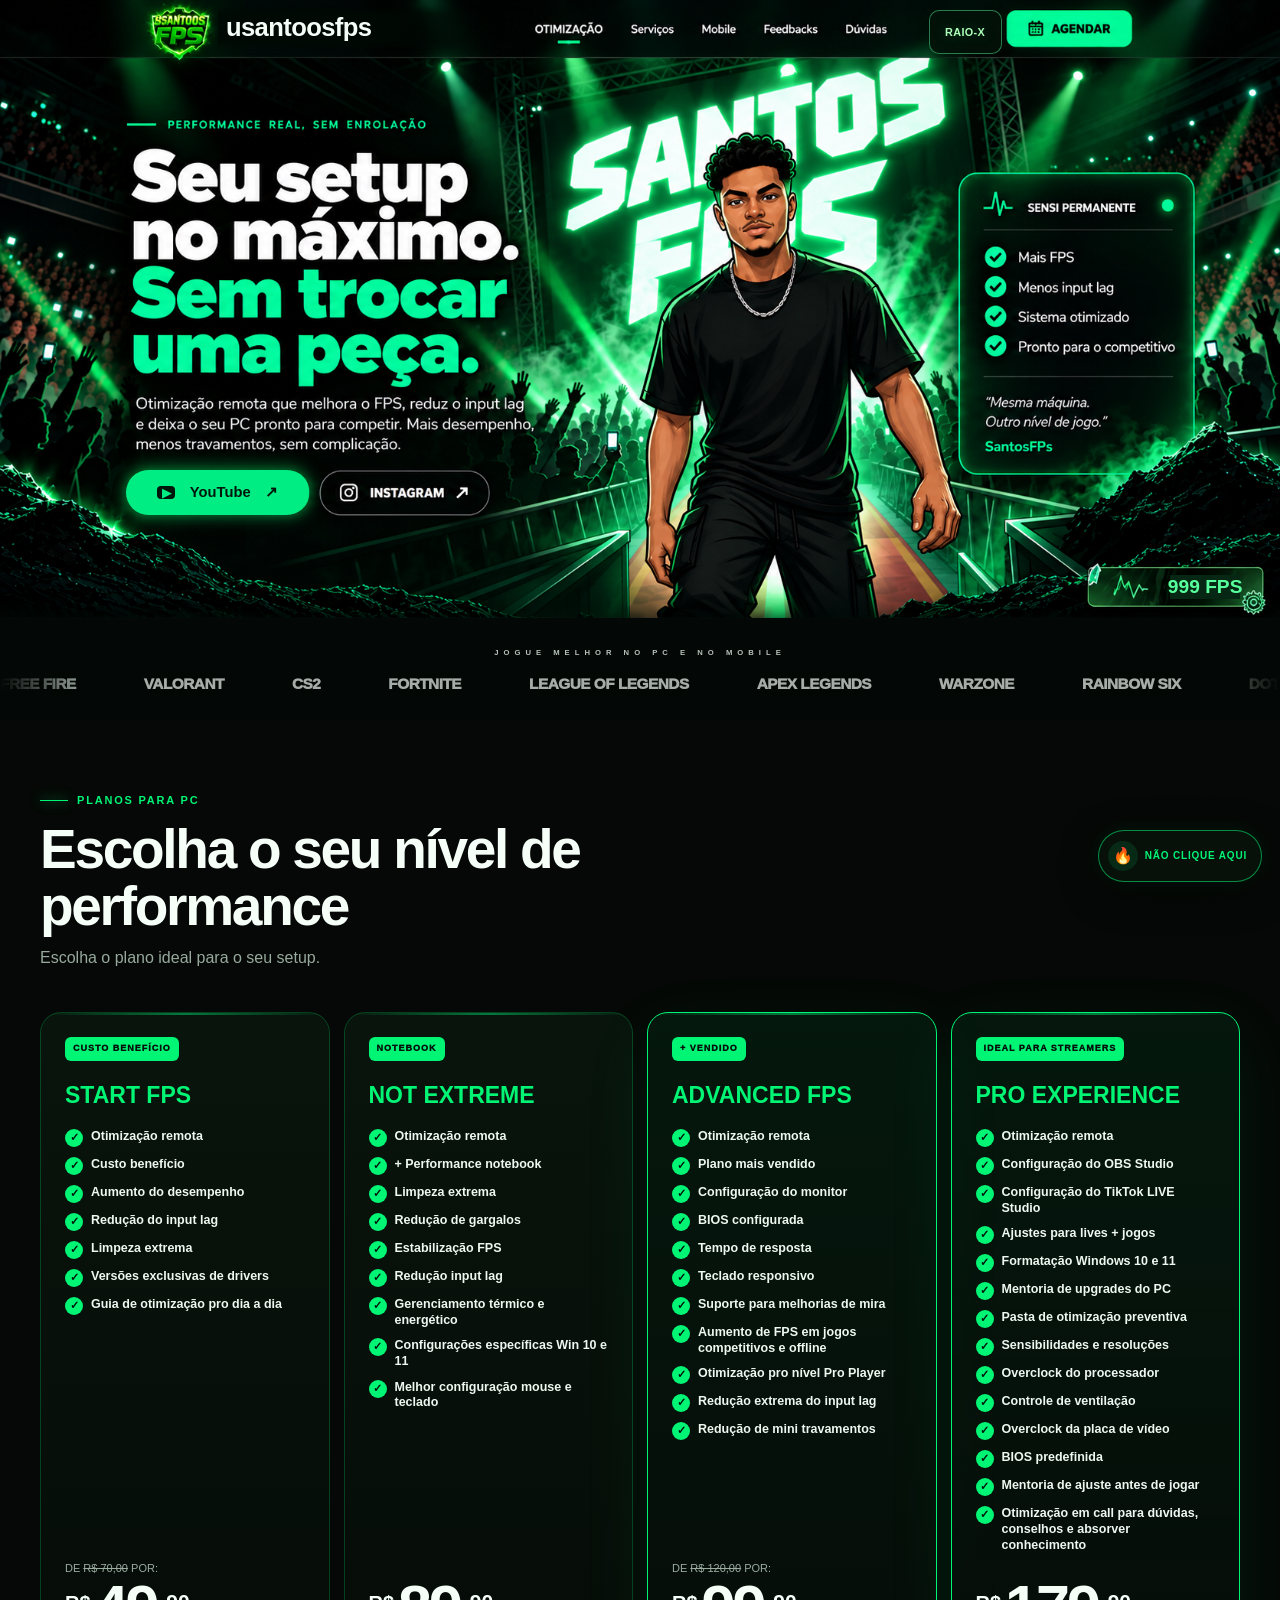
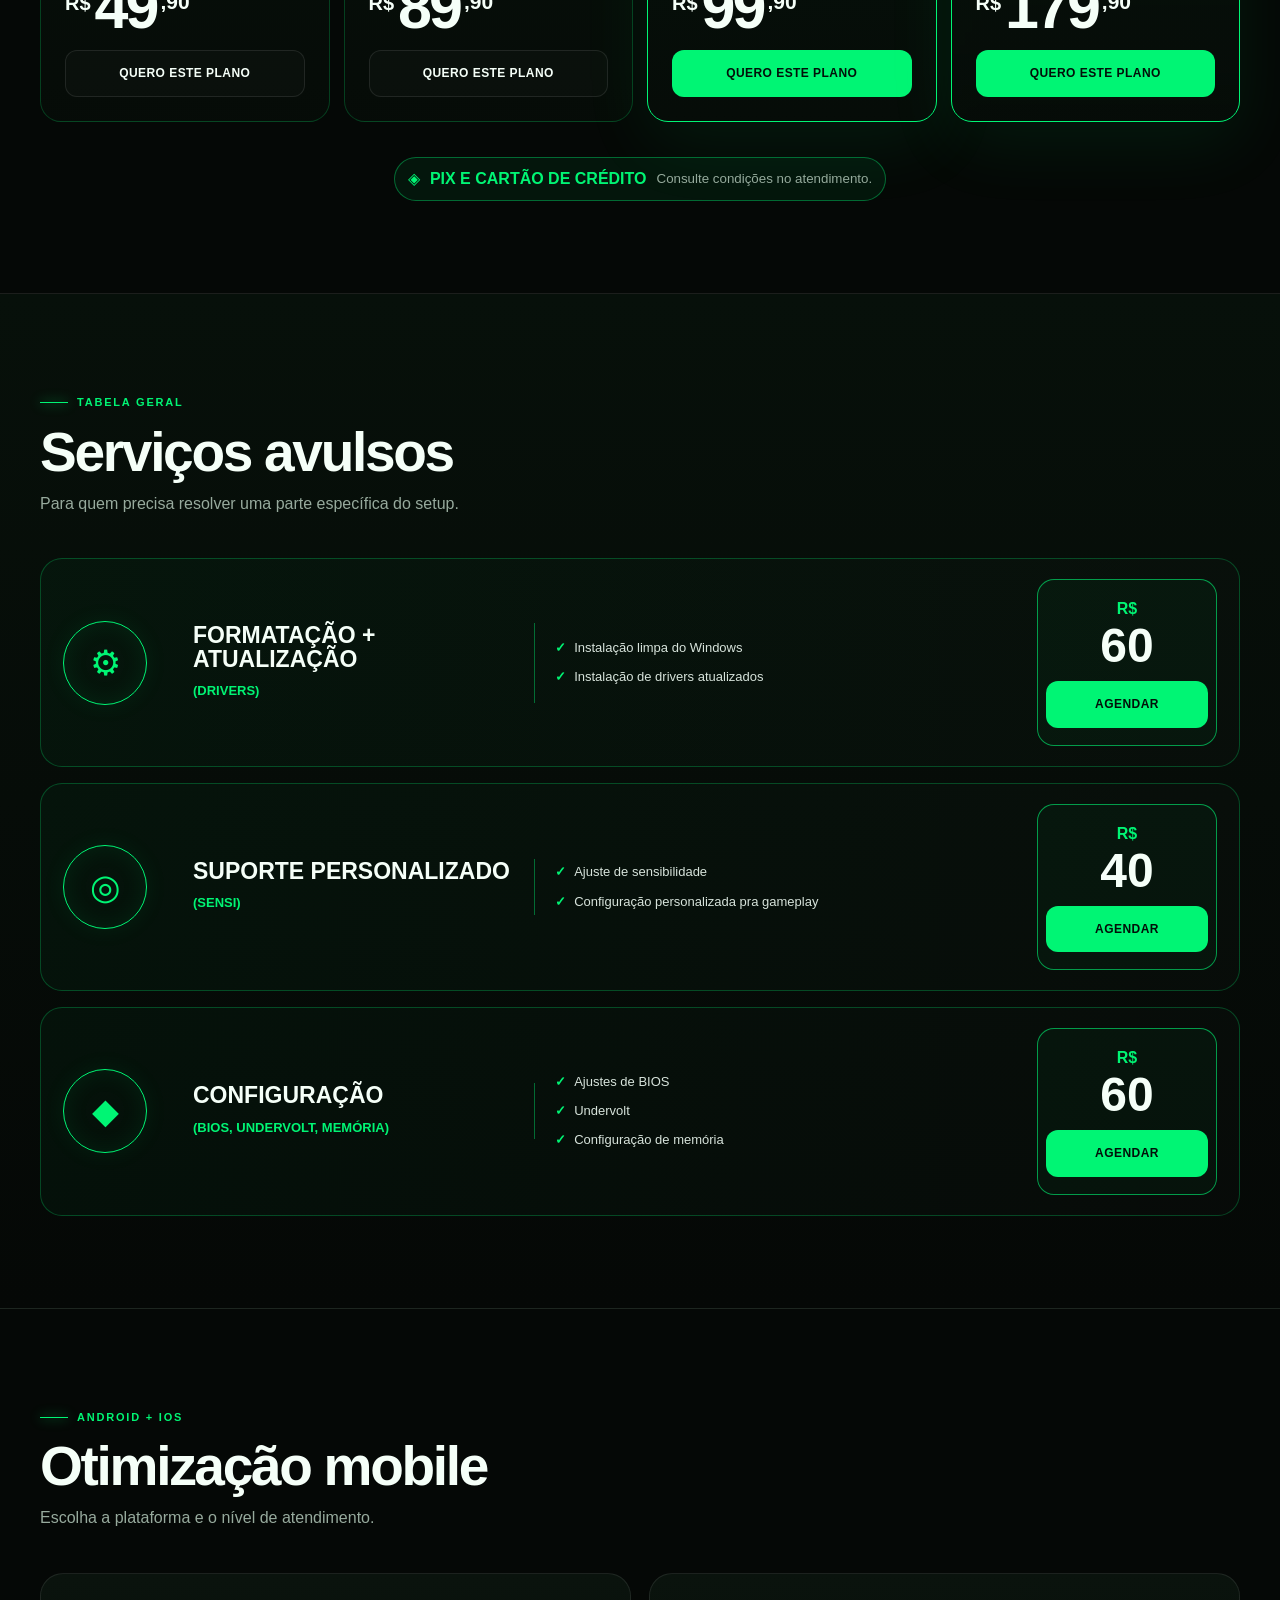
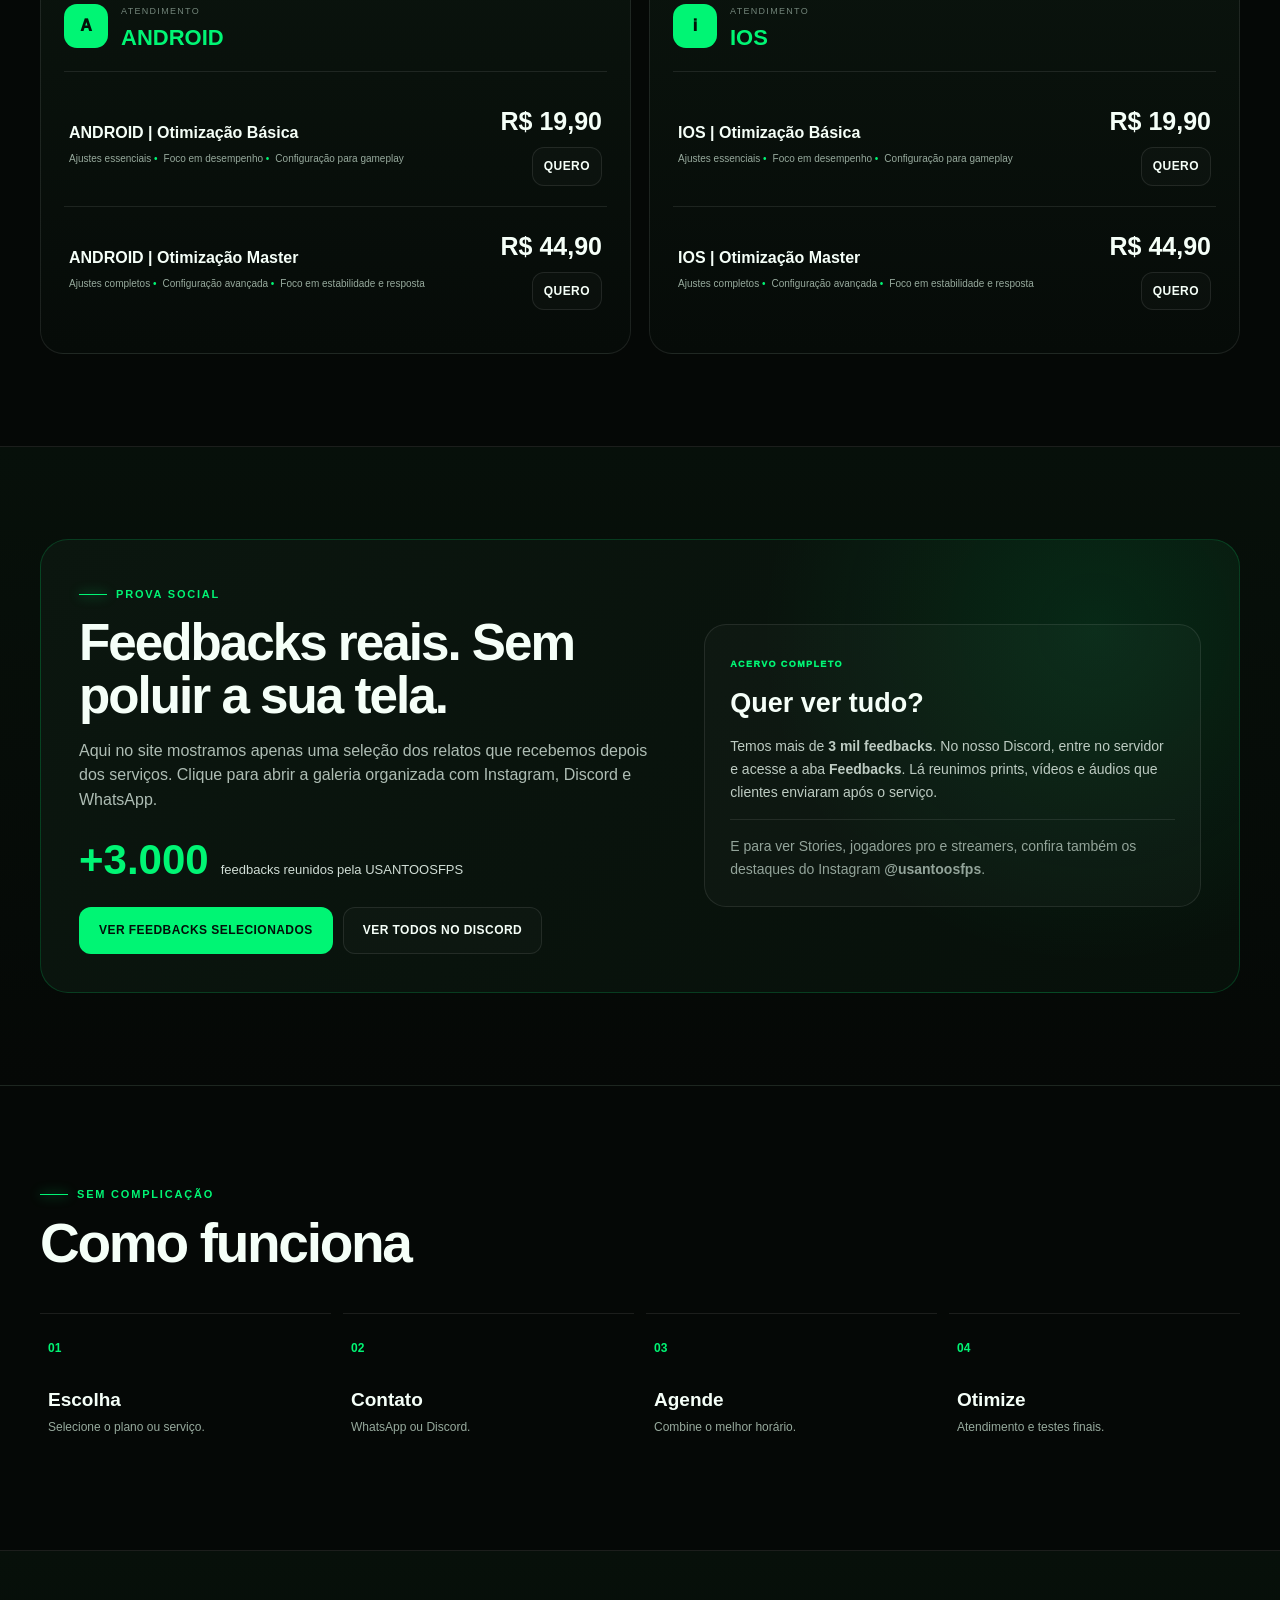
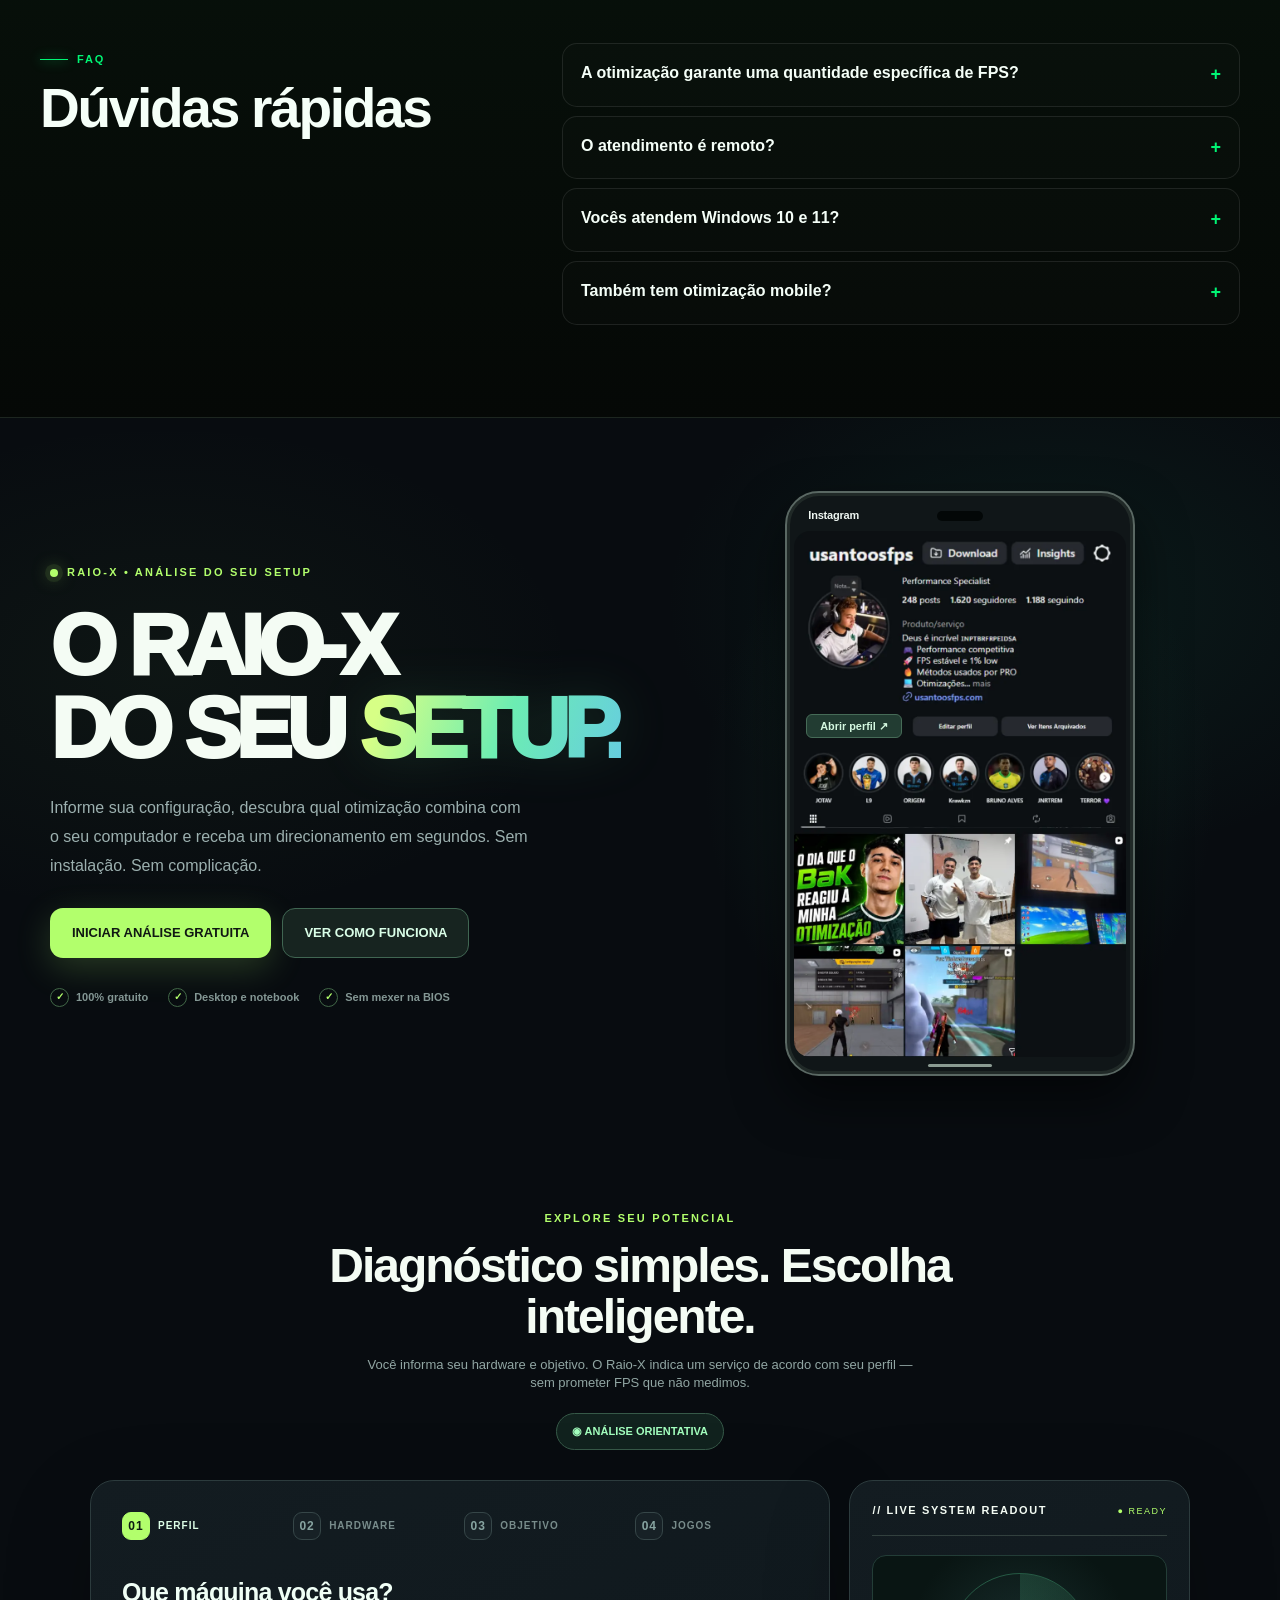
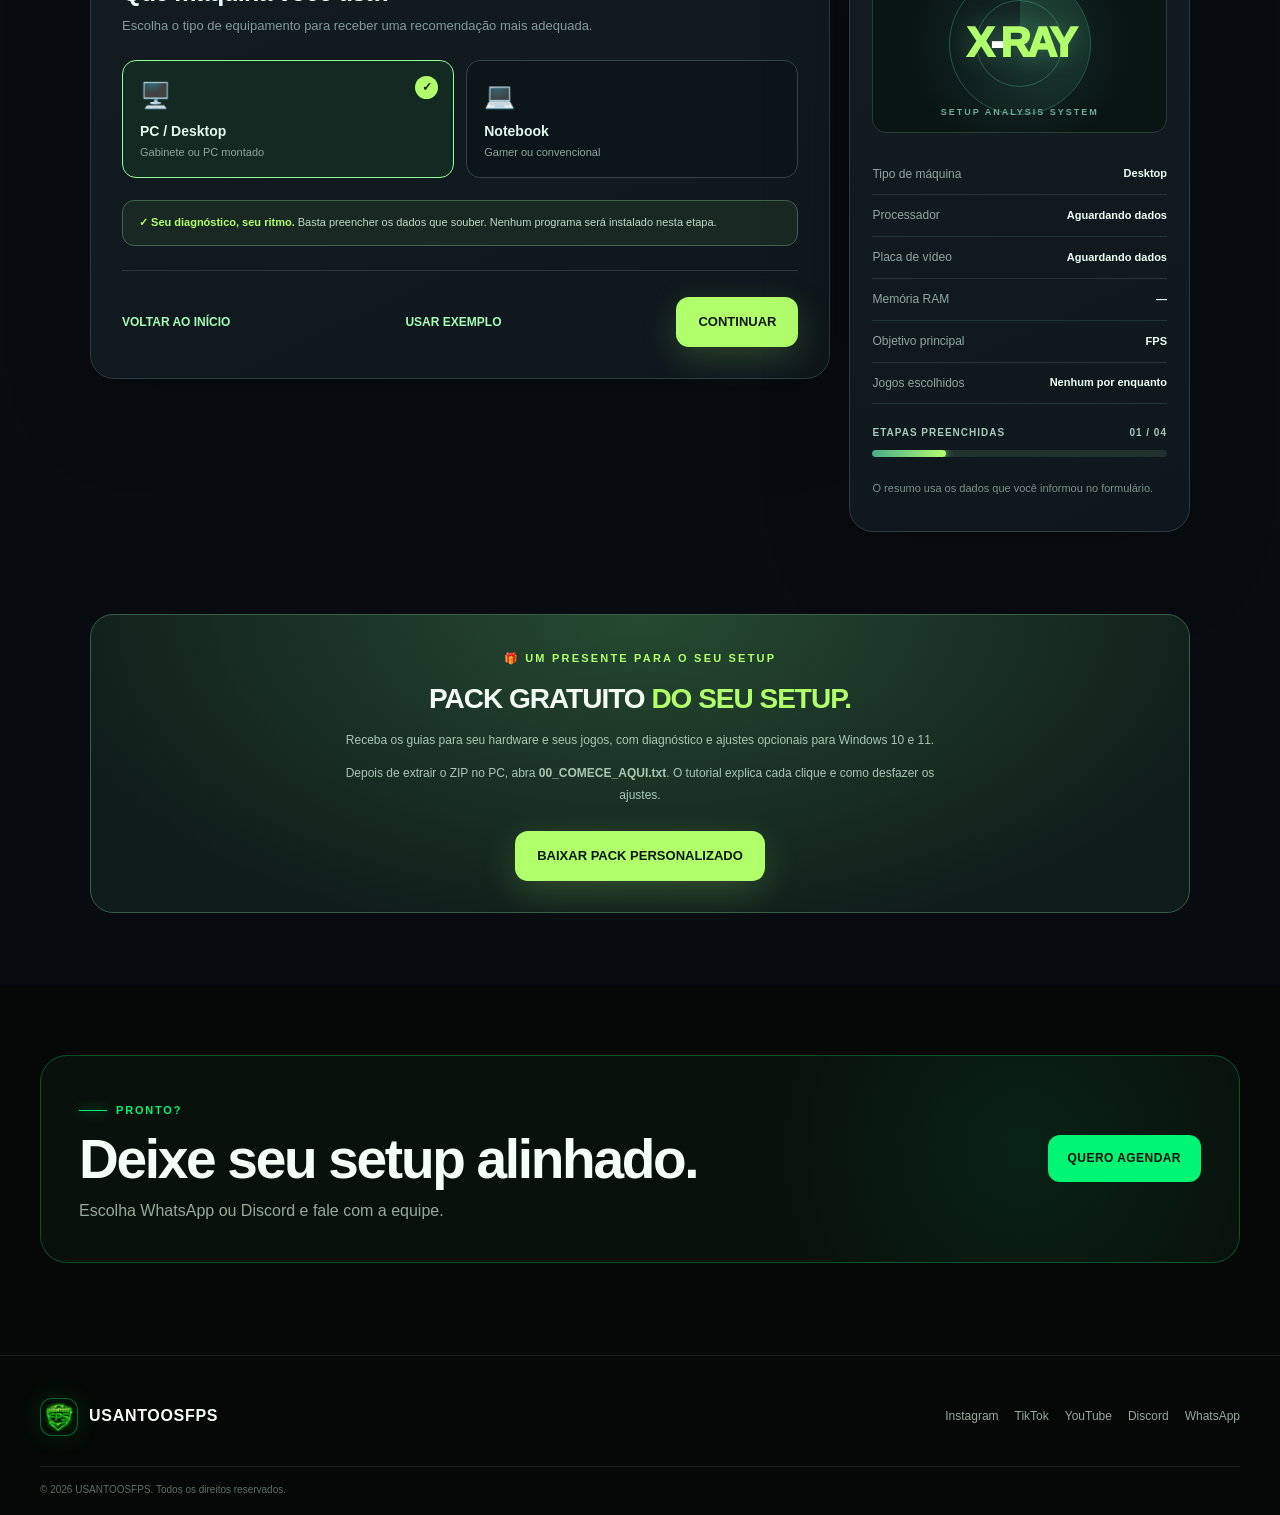
<file: index.html>
<!doctype html>
<html lang="pt-BR">
<head>
  <meta charset="utf-8">
  <meta name="viewport" content="width=device-width, initial-scale=1">
  <meta name="theme-color" content="#050806">
  <meta name="description" content="USANTOOSFPS — otimização de PC, Android e iOS.">
  <title>USANTOOSFPS | Otimização e Performance</title>
  <link rel="icon" href="assets/cf1f0d1a6456.png" type="image/png">
  <style>
:root{
  --bg:#050806;
  --bg2:#08100a;
  --panel:#0a120d;
  --panel2:#0c1710;
  --green:#00f574;
  --green2:#58ff9d;
  --text:#f5fff8;
  --muted:#97aa9d;
  --line:rgba(255,255,255,.09);
  --shadow:0 26px 80px rgba(0,0,0,.45);
  --radius:22px;
  --container:1200px
}
*{box-sizing:border-box}
html{scroll-behavior:smooth}
body{
  margin:0;background:var(--bg);color:var(--text);
  font-family:Inter,Segoe UI,Arial,sans-serif;line-height:1.55;overflow-x:hidden
}
body.lock{overflow:hidden}
a{color:inherit;text-decoration:none}
button,input,select{font:inherit}
button{color:inherit}
.container{width:min(var(--container),calc(100% - 38px));margin:auto}
.grain{
  position:fixed;inset:0;z-index:90;pointer-events:none;opacity:.055;
  background-image:radial-gradient(rgba(255,255,255,.18) .6px,transparent .6px);
  background-size:7px 7px
}
.header{
  position:sticky;top:0;z-index:60;background:rgba(5,8,6,.78);
  backdrop-filter:blur(16px);border-bottom:1px solid var(--line)
}
.nav{height:74px;display:flex;align-items:center;gap:26px}
.brand{display:flex;align-items:center;gap:11px;font-weight:900;letter-spacing:.7px}
.brand-icon{
  width:38px;height:38px;border-radius:12px;display:block;object-fit:contain;padding:3px;
  border:1px solid rgba(0,245,116,.38);background:#07100a;box-shadow:0 0 24px rgba(0,245,116,.12)
}
.brand span:last-child{display:inline-flex;align-items:center}
.menu{margin-left:auto;display:flex;gap:25px}
.menu a{font-size:13px;color:var(--muted);font-weight:700}
.menu a:hover{color:var(--green)}
.menu-toggle{display:none;margin-left:auto;border:0;background:none;font-size:25px}
.btn{
  border:1px solid transparent;border-radius:12px;padding:13px 19px;
  font-size:12px;font-weight:900;letter-spacing:.45px;cursor:pointer;transition:.22s;
  display:inline-flex;justify-content:center;align-items:center
}
.btn-primary{background:var(--green);color:#021009}
.btn-primary:hover{transform:translateY(-2px);box-shadow:0 14px 35px rgba(0,245,116,.16)}
.btn-outline{border-color:var(--line);background:rgba(255,255,255,.02)}
.btn-outline:hover{border-color:rgba(0,245,116,.4);color:var(--green)}
.nav-cta{margin-left:4px}
.hero{
  min-height:760px;position:relative;overflow:hidden;padding:115px 0 55px;
  background:
    radial-gradient(circle at 73% 38%,rgba(0,245,116,.1),transparent 26%),
    linear-gradient(180deg,#050806,#07100a)
}
.hero:before{
  content:"";position:absolute;inset:0;pointer-events:none;opacity:.18;
  background-image:
    linear-gradient(rgba(0,245,116,.07) 1px,transparent 1px),
    linear-gradient(90deg,rgba(0,245,116,.07) 1px,transparent 1px);
  background-size:48px 48px;
  mask-image:linear-gradient(to bottom,black,transparent 76%)
}
.hero-light{position:absolute;border-radius:50%;filter:blur(60px);opacity:.15;background:var(--green)}
.hero-light-1{width:320px;height:320px;right:-120px;top:30px}
.hero-light-2{width:180px;height:180px;left:-70px;bottom:120px}
.hero-grid{display:grid;grid-template-columns:1.08fr .92fr;gap:70px;align-items:center;position:relative}
.eyebrow{
  color:var(--green);font-size:11px;font-weight:900;letter-spacing:1.8px;
  display:inline-flex;align-items:center;gap:9px
}
.eyebrow:before{content:"";width:28px;height:1px;background:var(--green);box-shadow:0 0 12px var(--green)}
.hero h1{
  font-size:clamp(50px,6.6vw,91px);line-height:.94;letter-spacing:-4px;
  margin:15px 0 23px
}
.hero h1 em{font-style:normal;color:var(--green);text-shadow:0 0 34px rgba(0,245,116,.14)}
.hero-copy>p{color:var(--muted);font-size:18px;max-width:660px}
.hero-actions{display:flex;gap:12px;flex-wrap:wrap;margin:29px 0}
.payline{display:flex;gap:12px;flex-wrap:wrap;color:#c0cec4;font-size:11px;font-weight:800}
.payline span{border:1px solid var(--line);border-radius:999px;padding:7px 10px;background:rgba(255,255,255,.015)}
.performance-card{
  border:1px solid rgba(0,245,116,.23);border-radius:26px;padding:23px;
  background:linear-gradient(180deg,rgba(10,23,15,.93),rgba(5,11,7,.95));
  box-shadow:var(--shadow);position:relative;overflow:hidden
}
.performance-card:after{
  content:"";position:absolute;width:250px;height:250px;border-radius:50%;
  right:-90px;bottom:-130px;background:rgba(0,245,116,.09);filter:blur(20px)
}
.perf-top{display:flex;justify-content:space-between;font-family:monospace;font-size:11px;color:#718078}
.perf-top b{color:var(--green)}
.perf-main{
  position:relative;border:1px solid var(--line);border-radius:19px;margin:20px 0;padding:28px;
  background:linear-gradient(135deg,rgba(0,245,116,.07),rgba(255,255,255,.01));overflow:hidden
}
.perf-main small{display:block;color:#7e9185;letter-spacing:1.7px}
.perf-main strong{font-size:32px;color:var(--green)}
.scanline{
  position:absolute;left:0;right:0;height:1px;background:var(--green);opacity:.5;
  box-shadow:0 0 14px var(--green);animation:scan 3.2s linear infinite
}
.perf-grid{display:grid;grid-template-columns:1fr 1fr;gap:10px}
.perf-grid div{border:1px solid var(--line);border-radius:15px;padding:15px}
.perf-grid span{display:block;color:#68796e;font-size:10px}
.perf-grid b{font-size:14px}
.quick-links{
  display:grid;grid-template-columns:repeat(3,1fr);gap:10px;position:relative;margin-top:78px
}
.quick-links a{
  border-top:1px solid var(--line);padding:18px 10px;display:flex;justify-content:space-between;gap:14px;align-items:end
}
.quick-links b{font-size:13px}
.quick-links span{font-size:11px;color:var(--muted)}
.quick-links a:hover b{color:var(--green)}
.section{padding:92px 0}
.section-dark{background:linear-gradient(180deg,#07100a,#050806);border-block:1px solid var(--line)}
.section-title{max-width:760px;margin-bottom:42px}
.section-title h2,.final-box h2{
  font-size:clamp(36px,4.3vw,60px);line-height:1.02;letter-spacing:-2.3px;margin:12px 0 12px
}
.section-title p,.final-box p{color:var(--muted);margin:0}
.plan-grid{display:grid;grid-template-columns:repeat(4,1fr);gap:14px}
.plan-card{
  min-height:655px;border:1px solid rgba(0,245,116,.22);border-radius:21px;padding:24px;
  background:linear-gradient(180deg,rgba(9,22,13,.92),rgba(6,12,8,.96));
  position:relative;display:flex;flex-direction:column;transition:.25s;overflow:hidden
}
.plan-card:hover{transform:translateY(-5px);border-color:rgba(0,245,116,.55)}
.plan-card.featured{
  border-color:var(--green);box-shadow:0 22px 70px rgba(0,245,116,.08);
  background:linear-gradient(180deg,rgba(0,245,116,.065),rgba(6,12,8,.96))
}
.plan-card:before{
  content:"";position:absolute;inset:0 0 auto;height:2px;
  background:linear-gradient(90deg,transparent,var(--green),transparent);opacity:.45
}
.plan-badge{
  align-self:flex-start;background:var(--green);color:#041009;border-radius:6px;
  padding:5px 8px;font-size:9px;font-weight:950;letter-spacing:1px
}
.plan-card h3{color:var(--green);font-size:23px;margin:17px 0 15px}
.feature-list{list-style:none;padding:0;margin:0;display:grid;gap:10px}
.feature-list li{font-size:12.5px;font-weight:750;line-height:1.25;color:#eef8f1;display:flex;gap:8px}
.feature-list li:before{
  content:"✓";display:grid;place-items:center;flex:0 0 18px;height:18px;border-radius:50%;
  color:#031008;background:var(--green);font-size:11px;font-weight:950
}
.plan-bottom{margin-top:auto;padding-top:24px}
.old{font-size:11px;color:#9aaba0}
.old s{color:#9aaba0}
.price{display:flex;align-items:flex-start;gap:4px;margin:3px 0 15px}
.price span{font-size:20px;font-weight:900;margin-top:8px}
.price strong{font-size:61px;line-height:.9;letter-spacing:-3px}
.price sup{font-size:21px;font-weight:900;margin-top:6px}
.plan-card .btn{width:100%}
.payment-strip{
  margin:35px auto 0;width:max-content;max-width:100%;display:flex;gap:10px;align-items:center;
  border:1px solid rgba(0,245,116,.38);border-radius:999px;padding:9px 13px;background:rgba(0,245,116,.06)
}
.payment-strip span,.payment-strip strong{color:var(--green)}
.payment-strip small{color:var(--muted)}
.extra-list{display:grid;gap:16px}
.extra-card{
  border:1px solid rgba(0,245,116,.25);border-radius:22px;padding:20px 22px;
  display:grid;grid-template-columns:110px 1fr 1.35fr 180px;gap:20px;align-items:center;
  background:linear-gradient(90deg,rgba(0,245,116,.035),rgba(255,255,255,.012))
}
.extra-icon{
  width:84px;height:84px;border-radius:50%;display:grid;place-items:center;font-size:35px;color:var(--green);
  border:1px solid var(--green);box-shadow:inset 0 0 25px rgba(0,245,116,.08),0 0 25px rgba(0,245,116,.07)
}
.extra-name{border-right:1px solid rgba(0,245,116,.4);padding-right:18px}
.extra-name h3{font-size:23px;line-height:1.05;margin:0 0 7px}
.extra-name b{color:var(--green);font-size:13px}
.extra-features{list-style:none;padding:0;margin:0;display:grid;gap:9px}
.extra-features li{font-size:13px;color:#d7e3db}
.extra-features li:before{content:"✓";color:var(--green);font-weight:900;margin-right:8px}
.extra-price{
  border:1px solid rgba(0,245,116,.6);border-radius:17px;text-align:center;padding:17px 8px;
  background:rgba(0,245,116,.035)
}
.extra-price span{display:block;color:var(--green);font-weight:900}
.extra-price strong{font-size:48px;line-height:1}
.extra-price button{margin-top:11px;width:100%}
.mobile-grid{display:grid;grid-template-columns:1fr 1fr;gap:18px}
.mobile-panel{
  border:1px solid var(--line);border-radius:23px;padding:23px;background:linear-gradient(180deg,#0a130d,#060b08)
}
.mobile-head{display:flex;align-items:center;gap:13px;border-bottom:1px solid var(--line);padding-bottom:16px;margin-bottom:10px}
.mobile-icon{
  width:44px;height:44px;border-radius:13px;display:grid;place-items:center;background:var(--green);color:#031008;font-weight:950
}
.mobile-head small{color:#73857a;font-size:9px;letter-spacing:1.3px}
.mobile-head h3{color:var(--green);margin:0;font-size:22px}
.mobile-plan{
  display:grid;grid-template-columns:1fr auto;gap:15px;align-items:center;
  padding:20px 5px;border-bottom:1px solid var(--line)
}
.mobile-plan:last-child{border-bottom:0}
.mobile-plan h4{margin:0 0 5px;font-size:16px}
.mobile-plan ul{padding:0;margin:0;list-style:none;display:flex;flex-wrap:wrap;gap:6px}
.mobile-plan li{font-size:10px;color:var(--muted)}
.mobile-plan li:not(:last-child):after{content:" •";color:var(--green)}
.mobile-price{text-align:right}
.mobile-price strong{display:block;font-size:25px}
.mobile-price .btn{padding:9px 11px;margin-top:6px}
.feedback-grid{display:grid;grid-template-columns:repeat(3,1fr);gap:14px}
.feedback{
  border:1px solid var(--line);border-radius:20px;padding:23px;background:rgba(255,255,255,.016)
}
.feedback .demo{color:#061009;background:var(--green);display:inline-flex;padding:4px 7px;border-radius:5px;font-size:8px;font-weight:950;letter-spacing:1px}
.feedback p{font-size:15px;margin:18px 0;color:#d8e4dc}
.feedback small{color:#718278}
.steps{display:grid;grid-template-columns:repeat(4,1fr);gap:12px}
.step{border-top:1px solid var(--line);padding:21px 8px}
.step b{color:var(--green);font-size:12px}
.step h3{font-size:19px;margin:25px 0 4px}
.step p{color:var(--muted);font-size:12px;margin:0}
.faq-layout{display:grid;grid-template-columns:.8fr 1.2fr;gap:70px}
.faq-list{display:grid;gap:9px}
.faq-item{border:1px solid var(--line);border-radius:15px;overflow:hidden;background:rgba(255,255,255,.012)}
.faq-q{
  width:100%;border:0;background:none;text-align:left;padding:17px 18px;
  display:flex;justify-content:space-between;gap:18px;cursor:pointer;font-weight:800
}
.faq-q i{font-style:normal;color:var(--green);font-size:18px}
.faq-a{max-height:0;overflow:hidden;transition:.25s}
.faq-a p{margin:0;padding:0 18px 18px;color:var(--muted);font-size:13px}
.faq-item.open .faq-a{max-height:180px}
.faq-item.open .faq-q i{transform:rotate(45deg)}
.final-section{padding-top:70px}
.final-box{
  border:1px solid rgba(0,245,116,.28);border-radius:27px;padding:38px;
  background:radial-gradient(circle at 82% 45%,rgba(0,245,116,.08),transparent 25%),#09110c;
  display:flex;justify-content:space-between;gap:25px;align-items:center
}
footer{border-top:1px solid var(--line);padding:42px 0 18px}
.footer-grid{display:flex;justify-content:space-between;gap:30px;align-items:center}
.footer-links{display:flex;gap:18px}
.footer-links a{color:var(--muted);font-size:12px}
.footer-links a:hover{color:var(--green)}
.footer-bottom{border-top:1px solid var(--line);margin-top:30px;padding-top:15px;color:#5e7064;font-size:10px}
.dont-click{
  position:fixed;right:18px;bottom:18px;z-index:70;border:1px solid rgba(0,245,116,.55);
  background:#07110a;color:var(--green);border-radius:999px;padding:10px 14px 10px 9px;
  box-shadow:0 10px 40px rgba(0,0,0,.45),0 0 20px rgba(0,245,116,.08);
  display:flex;align-items:center;gap:7px;cursor:pointer;animation:nudge 3.2s ease-in-out infinite
}
.dont-click span{width:30px;height:30px;border-radius:50%;display:grid;place-items:center;background:rgba(0,245,116,.11)}
.dont-click b{font-size:10px;letter-spacing:.8px}
.contact-modal{position:fixed;inset:0;z-index:110;display:none;place-items:center;padding:18px}
.contact-modal.show{display:grid}
.contact-backdrop{position:absolute;inset:0;background:rgba(0,0,0,.76);backdrop-filter:blur(6px)}
.contact-card{
  width:min(610px,100%);position:relative;z-index:1;border:1px solid rgba(0,245,116,.24);
  border-radius:24px;background:#07100a;padding:27px;box-shadow:var(--shadow)
}
.close-x{position:absolute;right:14px;top:10px;border:0;background:none;color:#85988b;font-size:27px;cursor:pointer}
.contact-card h2{font-size:34px;line-height:1.02;margin:12px 0 9px}
.contact-card>p{color:var(--muted);margin:0}
.contact-options{display:grid;grid-template-columns:1fr 1fr;gap:10px;margin:22px 0 13px}
.channel{
  border:1px solid var(--line);border-radius:17px;padding:17px;display:grid;
  grid-template-columns:auto 1fr auto;gap:10px;align-items:center;transition:.2s
}
.channel:hover{transform:translateY(-3px);border-color:rgba(0,245,116,.36)}
.channel-icon{width:35px;height:35px;border-radius:10px;display:grid;place-items:center;font-weight:950;background:rgba(0,245,116,.09);color:var(--green)}
.channel b{display:block;font-size:13px}
.channel small{display:block;color:var(--muted);font-size:9px;margin-top:3px}
.channel i{font-style:normal;color:var(--green)}
.selected-message{
  border:1px solid var(--line);border-radius:14px;padding:13px;background:rgba(255,255,255,.015)
}
.selected-message small{color:#718278;font-size:8px;letter-spacing:1.2px}
.selected-message p{font-size:11px;color:#c9d6ce;margin:6px 0 9px}
.copy-btn{
  border:0;background:none;color:var(--green);padding:0;font-size:9px;font-weight:900;cursor:pointer
}
.blue-alert{
  position:fixed;inset:0;z-index:200;background:#0a57b7;color:white;display:none;
  align-items:center;justify-content:center;padding:34px;overflow:auto
}
.blue-alert.show{display:flex}
.blue-alert-inner{width:min(900px,100%);margin:auto}
.bsod-face{font-size:110px;line-height:1;font-weight:300;margin-bottom:20px}
.simulation-tag{
  display:inline-flex;padding:6px 9px;background:rgba(255,255,255,.14);
  border:1px solid rgba(255,255,255,.22);border-radius:5px;font-size:9px;font-weight:900;letter-spacing:1px
}
.blue-alert h2{font-size:clamp(38px,5vw,66px);line-height:1.01;letter-spacing:-2px;margin:20px 0}
.blue-alert p{font-size:17px;max-width:850px;color:rgba(255,255,255,.92)}
.blue-strong{font-weight:800}
.blue-actions{display:flex;gap:10px;flex-wrap:wrap;margin-top:28px}
.blue-actions button{padding:14px 18px;border-radius:8px;font-weight:900;cursor:pointer}
.blue-primary{border:0;background:white;color:#0a57b7}
.blue-secondary{border:1px solid rgba(255,255,255,.45);background:transparent}
.fake-code{font-family:monospace;font-size:11px;opacity:.7;margin-top:35px}
.reveal{opacity:0;transform:translateY(15px);transition:.55s}
.reveal.visible{opacity:1;transform:none}
@keyframes scan{0%{top:0}100%{top:100%}}
@keyframes nudge{0%,80%,100%{transform:translateY(0)}85%{transform:translateY(-5px)}90%{transform:translateY(0)}95%{transform:translateY(-3px)}}
@media(max-width:1050px){
  .hero-grid,.faq-layout{grid-template-columns:1fr}
  .hero-visual{max-width:650px}
  .plan-grid{grid-template-columns:1fr 1fr}
  .plan-card{min-height:610px}
  .extra-card{grid-template-columns:90px 1fr 1fr 150px}
  .menu{
    position:absolute;left:18px;right:18px;top:68px;display:none;flex-direction:column;
    background:#07100a;border:1px solid var(--line);border-radius:15px;padding:16px
  }
  .menu.open{display:flex}
  .menu-toggle{display:block}
  .nav-cta{display:none}
}
@media(max-width:760px){
  .container{width:min(var(--container),calc(100% - 26px))}
  .hero{padding-top:82px}
  .hero h1{font-size:50px;letter-spacing:-2.4px}
  .hero-copy>p{font-size:16px}
  .quick-links{grid-template-columns:1fr;margin-top:52px}
  .quick-links a{align-items:center}
  .plan-grid,.mobile-grid,.feedback-grid,.steps{grid-template-columns:1fr}
  .plan-card{min-height:auto}
  .extra-card{grid-template-columns:62px minmax(0,1fr);min-width:0}.extra-name{min-width:0;overflow-wrap:anywhere}.extra-name h3{font-size:21px}
  .extra-icon{width:62px;height:62px;font-size:27px}
  .extra-name{border-right:0;padding:0}
  .extra-features,.extra-price{grid-column:1/-1}
  .extra-price{display:flex;justify-content:space-between;align-items:center;text-align:left}
  .extra-price strong{font-size:36px}
  .extra-price button{width:auto;margin:0}
  .payment-strip{width:100%;border-radius:16px;flex-wrap:wrap}
  .final-box{flex-direction:column;align-items:flex-start}
  .footer-grid{align-items:flex-start;flex-direction:column}
  .contact-options{grid-template-columns:1fr}
  .dont-click{right:10px;bottom:10px}
  .blue-alert{padding:22px}
  .bsod-face{font-size:80px}
}

/* ============================================================
   V3 — FEEDBACKS EM DESTAQUE + CONFIG WHATSAPP + GUIA DISCORD
   ============================================================ */

.feedback-block{margin-top:34px}
.community-block{margin-top:64px}
.feedback-subhead{
  display:flex;justify-content:space-between;align-items:end;gap:20px;
  margin-bottom:18px
}
.feedback-subhead small{
  display:block;color:var(--green);font-size:9px;font-weight:950;letter-spacing:1.5px
}
.feedback-subhead h3{font-size:26px;margin:5px 0 0}
.feedback-subhead>span{font-size:10px;color:var(--muted)}

.featured-feedback-grid{
  display:grid;grid-template-columns:repeat(3,1fr);gap:14px
}
.featured-feedback-card{
  position:relative;min-height:280px;padding:22px;text-align:left;color:var(--text);
  border:1px solid var(--line);border-radius:22px;cursor:pointer;
  background:
    radial-gradient(circle at 25% 15%,rgba(0,245,116,.10),transparent 34%),
    linear-gradient(180deg,#0c160f,#070d09);
  transition:.22s;overflow:hidden
}
.featured-feedback-card:after{
  content:"";position:absolute;inset:auto -55px -70px auto;width:180px;height:180px;border-radius:50%;
  border:1px solid rgba(0,245,116,.12)
}
.featured-feedback-card:hover{
  transform:translateY(-4px);border-color:rgba(0,245,116,.42);
  box-shadow:0 18px 55px rgba(0,245,116,.06)
}
.featured-avatar{
  width:84px;height:84px;border-radius:22px;overflow:hidden;
  border:1px solid rgba(0,245,116,.42);background:rgba(0,245,116,.07);
  display:grid;place-items:center;color:var(--green);font-size:22px;font-weight:950
}
.featured-avatar img,.feedback-modal-avatar img{
  width:100%;height:100%;object-fit:cover
}
.featured-info{margin-top:20px}
.verified-line{font-size:8px;letter-spacing:1.2px;color:var(--green);font-weight:950}
.featured-info h3{font-size:21px;margin:7px 0 2px}
.featured-info p{margin:0;color:#b2c1b8;font-size:11px}
.featured-info small{display:block;color:#718178;margin-top:5px}
.feedback-open{
  position:absolute;left:22px;bottom:20px;
  color:var(--green);font-size:9px;font-weight:950;letter-spacing:.7px
}

.feedback-filter{display:flex;gap:8px;flex-wrap:wrap;margin:0 0 14px}
.feedback-filter-btn{
  border:1px solid var(--line);background:#080e0a;color:#83948a;
  padding:9px 13px;border-radius:999px;font-size:9px;font-weight:950;letter-spacing:.8px;cursor:pointer
}
.feedback-filter-btn.active,.feedback-filter-btn:hover{
  border-color:rgba(0,245,116,.38);color:#061009;background:var(--green)
}
.community-feedback-grid{
  display:grid;grid-template-columns:repeat(3,1fr);gap:12px
}
.community-feedback-card{
  min-height:160px;text-align:left;color:var(--text);cursor:pointer;
  border:1px solid var(--line);border-radius:18px;padding:18px;background:rgba(255,255,255,.018);
  transition:.2s
}
.community-feedback-card:hover{border-color:rgba(0,245,116,.3);transform:translateY(-2px)}
.community-card-top{display:flex;align-items:center;justify-content:space-between}
.source-badge{
  display:inline-flex;padding:5px 7px;border-radius:6px;font-size:8px;letter-spacing:1px;font-weight:950
}
.source-badge.discord{background:rgba(112,117,255,.11);color:#a9acff}
.source-badge.instagram{background:rgba(255,88,176,.09);color:#ff9bce}
.community-feedback-card p{font-size:13px;color:#d2ded6;margin:22px 0 16px}
.community-feedback-card small{color:#74847a}

.feedback-modal{
  position:fixed;inset:0;z-index:140;display:none;place-items:center;padding:20px
}
.feedback-modal.show{display:grid}
.feedback-modal-backdrop{
  position:absolute;inset:0;background:rgba(0,0,0,.79);backdrop-filter:blur(8px)
}
.feedback-modal-card{
  position:relative;z-index:1;width:min(720px,100%);max-height:min(820px,92vh);overflow:auto;
  border:1px solid rgba(255,255,255,.1);border-radius:24px;padding:26px;
  background:linear-gradient(180deg,#0d1710,#070c09);
  box-shadow:0 30px 100px rgba(0,0,0,.56)
}
.feedback-modal-source{
  display:inline-flex;color:var(--green);font-size:9px;font-weight:950;letter-spacing:1.4px
}
.feedback-modal-profile{
  display:flex;align-items:center;gap:15px;margin:20px 0
}
.feedback-modal-avatar{
  width:72px;height:72px;border-radius:18px;overflow:hidden;display:grid;place-items:center;
  border:1px solid rgba(0,245,116,.35);background:rgba(0,245,116,.07);
  color:var(--green);font-weight:950
}
.feedback-modal-profile h3{margin:0;font-size:21px}
.feedback-modal-profile p{margin:2px 0;color:#a5b5ab;font-size:11px}
.feedback-modal-profile small{color:#6d7e74}
.feedback-screenshot{
  min-height:310px;border-radius:18px;border:1px solid var(--line);
  background:
    linear-gradient(135deg,rgba(0,245,116,.06),transparent 42%),
    #070b08;
  background-size:cover;background-position:center;
  padding:24px;display:flex;flex-direction:column;justify-content:flex-end;overflow:hidden
}
.feedback-screenshot.has-image{min-height:520px}
.feedback-screenshot>span{
  align-self:flex-start;padding:5px 8px;border-radius:6px;background:rgba(0,0,0,.6);
  color:var(--green);font-size:8px;font-weight:950;letter-spacing:1px
}
.feedback-screenshot p{
  background:rgba(5,9,6,.86);border:1px solid rgba(255,255,255,.08);
  padding:16px;border-radius:14px;margin:10px 0 0;color:#e3ece6;font-size:14px
}

.contact-card-wide{width:min(820px,100%)}
.contact-view{display:none}
.contact-view.active{display:block}
.view-back{
  border:0;background:transparent;color:#82948a;padding:0;margin:0 0 16px;
  font-size:9px;font-weight:950;letter-spacing:.8px;cursor:pointer
}
.view-back:hover{color:var(--green)}
.channel{width:100%;text-align:left}
button.channel{font-family:inherit}
.setup-form{margin-top:22px}
.form-grid{display:grid;grid-template-columns:1fr 1fr;gap:12px}
.setup-form label{
  display:grid;gap:6px;color:#889a8f;font-size:9px;font-weight:900;letter-spacing:.7px
}
.setup-form input{
  width:100%;border:1px solid var(--line);background:#070c09;color:#f4fff7;
  border-radius:11px;padding:12px 13px;outline:none;font-size:12px
}
.setup-form input:focus{border-color:rgba(0,245,116,.42);box-shadow:0 0 0 3px rgba(0,245,116,.05)}
.setup-form .disabled-field{opacity:.42;cursor:not-allowed}
.dont-know-check{
  display:flex!important;grid-template-columns:auto 1fr;align-items:flex-start;gap:11px!important;
  margin:15px 0;padding:13px;border:1px solid rgba(0,245,116,.14);
  background:rgba(0,245,116,.035);border-radius:13px;cursor:pointer
}
.dont-know-check input{width:17px;height:17px;margin-top:2px;accent-color:var(--green)}
.dont-know-check span{display:grid;gap:2px}
.dont-know-check b{color:#e7f1ea;font-size:10px}
.dont-know-check small{color:#708178;font-size:9px;letter-spacing:0;font-weight:500}
.message-preview{
  border:1px solid var(--line);border-radius:14px;padding:13px;background:#050906;margin:14px 0
}
.message-preview>small{color:#718278;font-size:8px;letter-spacing:1.1px}
.message-preview pre{
  margin:8px 0 0;white-space:pre-wrap;font-family:inherit;font-size:10px;line-height:1.55;color:#cdd9d1;
  max-height:195px;overflow:auto
}
.full-width{width:100%}
.whatsapp-helper{display:block;text-align:center;color:#6f8176;margin-top:9px;font-size:9px}

.discord-guide{display:grid;gap:9px;margin:22px 0}
.discord-step{
  display:grid;grid-template-columns:44px 1fr;gap:12px;
  border:1px solid var(--line);border-radius:14px;padding:13px;background:rgba(255,255,255,.016)
}
.discord-step>span{
  width:35px;height:35px;border-radius:10px;display:grid;place-items:center;
  color:var(--green);background:rgba(0,245,116,.07);font-size:10px;font-weight:950
}
.discord-step h3{margin:1px 0 3px;font-size:13px}
.discord-step p{margin:0;color:#8fa197;font-size:10px}
.btn-discord{
  background:#5865f2;color:white;border-color:#5865f2
}
.btn-discord:hover{transform:translateY(-2px);box-shadow:0 12px 35px rgba(88,101,242,.18)}

@media(max-width:900px){
  .featured-feedback-grid,.community-feedback-grid{grid-template-columns:1fr 1fr}
}

@media(max-width:620px){
  .featured-feedback-grid,.community-feedback-grid,.form-grid{grid-template-columns:1fr}
  .feedback-subhead{align-items:flex-start;flex-direction:column}
  .featured-feedback-card{min-height:245px}
  .feedback-screenshot.has-image{min-height:420px}
  .contact-card-wide{padding:22px}
}


/* ===================== FINAL / FEEDBACKS REAIS ===================== */

.social-callout{
  margin-top:20px;
  border:1px solid rgba(0,245,116,.18);
  border-radius:22px;
  padding:22px;
  background:linear-gradient(135deg, rgba(0,245,116,.06), rgba(255,255,255,.02));
  display:grid;
  grid-template-columns:1.1fr .9fr;
  gap:20px;
}
.social-callout small{
  display:block;
  color:var(--green);
  font-size:10px;
  font-weight:950;
  letter-spacing:1.4px;
}
.social-callout h3{
  margin:6px 0 8px;
  font-size:34px;
}
.social-callout p{
  margin:0;
  color:#afbeb5;
  font-size:14px;
}
.social-pills{
  display:flex;
  align-items:center;
  justify-content:flex-end;
  flex-wrap:wrap;
  gap:10px;
}
.social-pills a{
  border:1px solid var(--line);
  padding:11px 14px;
  border-radius:999px;
  color:#dce5df;
  font-size:12px;
  font-weight:800;
  background:rgba(255,255,255,.02);
}
.social-pills a:hover{
  border-color:rgba(0,245,116,.38);
  color:var(--green);
}

.featured-shot{
  width:100%;
  aspect-ratio: 9 / 16;
  border-radius:16px;
  background-size:cover;
  background-position:center;
  border:1px solid rgba(255,255,255,.06);
  box-shadow: inset 0 0 0 1px rgba(255,255,255,.03);
}

.community-feedback-grid{
  display:grid;
  grid-template-columns:repeat(3,1fr);
  gap:14px;
}
.community-feedback-card{
  overflow:hidden;
  padding:0;
  background:#080d0a;
}
.community-shot{
  width:100%;
  aspect-ratio: 9 / 16;
  background-size:cover;
  background-position:center top;
  border-bottom:1px solid var(--line);
}
.community-body{
  padding:16px;
}
.service-tag{
  color:#88ffba;
  font-size:8px;
  font-weight:900;
  letter-spacing:.9px;
}
.source-badge.whatsapp{
  background:rgba(37,211,102,.12);
  color:#7cf1aa;
}
.feedback-modal-avatar{
  background-size:cover;
  background-position:center;
}
.feedback-modal-badge{
  display:grid;
  place-items:center;
}
.feedback-modal-badge span{
  color:var(--green);
  font-size:28px;
  font-weight:950;
}
.feedback-screenshot.has-image{
  min-height:620px;
}
.footer-links{
  display:flex;
  flex-wrap:wrap;
  gap:10px 16px;
}
@media(max-width:940px){
  .social-callout{
    grid-template-columns:1fr;
  }
  .social-pills{
    justify-content:flex-start;
  }
}
@media(max-width:900px){
  .community-feedback-grid{
    grid-template-columns:1fr 1fr;
  }
}
@media(max-width:620px){
  .social-callout h3{
    font-size:28px;
  }
  .community-feedback-grid{
    grid-template-columns:1fr;
  }
}


/* ===== FINAL V2 AJUSTES DE LEITURA E LAYOUT ===== */
#selectedService{font-size:16px;color:#e8f4ec;line-height:1.55;max-width:90%}
.contact-card h2{font-size:40px;line-height:1.05;margin:12px 0 12px}
.contact-card>p,.contact-view p{font-size:15px;line-height:1.65;color:#c8d6cf}
.contact-options{gap:14px;margin:24px 0 14px}
.channel{padding:20px 18px;gap:14px;border-radius:18px}
.channel-icon{width:42px;height:42px;font-size:18px}
.channel b{font-size:18px;line-height:1.2}
.channel small{font-size:13px;line-height:1.45;margin-top:4px;color:#c2d0c9}
.view-back{font-size:12px}
.setup-form label{font-size:12px;gap:8px}
.setup-form input{font-size:14px;padding:14px 15px}
.dont-know-check b{font-size:13px}
.dont-know-check small{font-size:11px;line-height:1.45}
.message-preview>small{font-size:10px}
.message-preview pre{font-size:12px;line-height:1.65}
.whatsapp-helper{font-size:11px;line-height:1.5}
.discord-step{padding:15px 16px;gap:14px}
.discord-step>span{width:40px;height:40px;font-size:12px}
.discord-step h3{font-size:16px;margin:1px 0 5px}
.discord-step p{font-size:13px;line-height:1.55}
.contact-card-wide{width:min(860px,100%)}

.featured-feedback-card{display:flex;flex-direction:column;min-height:auto;padding:18px;gap:0}
.featured-shot{margin-bottom:14px;background-position:center top}
.featured-info{margin-top:0}
.verified-line{font-size:10px}
.featured-info h3{font-size:22px;line-height:1.18;margin:8px 0 4px}
.featured-info p{font-size:13px;line-height:1.45}
.featured-info small{font-size:11px;line-height:1.4}
.feedback-open{position:static;margin-top:14px;font-size:11px}

.feedback-subhead>span{font-size:12px}
.feedback-filter-btn{font-size:10px;padding:10px 14px}
.community-card-top{gap:8px;align-items:flex-start;flex-wrap:wrap}
.service-tag{font-size:10px;line-height:1.25;white-space:normal}
.community-body{padding:16px;display:flex;flex-direction:column;gap:10px}
.community-feedback-card p{font-size:14px;line-height:1.55;margin:0}
.community-feedback-card small{font-size:12px;line-height:1.45}
.community-feedback-card{display:flex;flex-direction:column}
.community-shot{background-position:center top}
.feedback-modal-profile p{font-size:13px}
.feedback-modal-profile small{font-size:12px}
.feedback-screenshot p{font-size:15px;line-height:1.6}

@media(max-width:760px){
  .contact-card h2{font-size:34px}
  #selectedService{font-size:15px;max-width:100%}
  .contact-card>p,.contact-view p{font-size:14px}
  .channel b{font-size:17px}
  .channel small{font-size:12px}
  .featured-info h3{font-size:20px}
}


/* ===== FINAL V4 LEITURA DO MODAL ===== */
button.channel,
.channel{
  -webkit-appearance:none;
  appearance:none;
  background:linear-gradient(180deg, rgba(14,31,20,.98), rgba(10,24,15,.98)) !important;
  color:#eef7f0 !important;
  border:1px solid rgba(0,245,116,.22) !important;
  box-shadow: inset 0 1px 0 rgba(255,255,255,.03), 0 8px 24px rgba(0,0,0,.18);
}
button.channel:hover,
.channel:hover{
  background:linear-gradient(180deg, rgba(18,41,27,.98), rgba(12,29,18,.98)) !important;
  border-color:rgba(0,245,116,.42) !important;
}
.channel-icon{
  background:rgba(0,245,116,.14) !important;
  color:#15ef7d !important;
  box-shadow:inset 0 0 0 1px rgba(0,245,116,.14);
}
.channel b{
  color:#f2fbf4 !important;
  font-size:20px !important;
  letter-spacing:.2px;
}
.channel small{
  color:#d7e6dc !important;
  font-size:14px !important;
  line-height:1.5 !important;
}
.channel i{
  color:#17f482 !important;
  font-size:18px;
}
#selectedService{
  font-size:18px !important;
  color:#eff8f1 !important;
}
.contact-card h2{
  font-size:44px !important;
  line-height:1.05 !important;
}
.contact-card > p,
.contact-view p{
  color:#d4e2d9 !important;
  font-size:16px !important;
  line-height:1.7 !important;
}
@media(max-width:760px){
  .channel b{font-size:18px !important;}
  .channel small{font-size:13px !important;}
  .contact-card h2{font-size:36px !important;}
  #selectedService{font-size:16px !important;}
}


/* ============================================================
   V8 — FEEDBACKS SOMENTE SOB DEMANDA
   ============================================================ */

.feedback-teaser{
  border:1px solid rgba(0,245,116,.18);
  border-radius:28px;
  padding:38px;
  background:
    radial-gradient(circle at 88% 20%, rgba(0,245,116,.10), transparent 30%),
    linear-gradient(135deg,#0b160f,#07100a);
  display:grid;
  grid-template-columns:1.08fr .92fr;
  gap:42px;
  align-items:center;
}

.feedback-teaser-copy h2{
  font-size:clamp(36px,4vw,58px);
  line-height:1.03;
  letter-spacing:-2px;
  margin:14px 0 16px;
}

.feedback-teaser-copy>p{
  max-width:700px;
  color:#aebdb4;
  font-size:16px;
  margin:0;
}

.feedback-count{
  display:flex;
  align-items:baseline;
  gap:12px;
  margin-top:26px;
}

.feedback-count strong{
  color:var(--green);
  font-size:42px;
  line-height:1;
}

.feedback-count span{
  color:#d0ddd5;
  font-size:13px;
}

.feedback-teaser-actions{
  display:flex;
  flex-wrap:wrap;
  gap:10px;
  margin-top:26px;
}

.feedback-teaser-proof{
  border:1px solid var(--line);
  border-radius:22px;
  padding:25px;
  background:rgba(255,255,255,.025);
}

.proof-kicker{
  color:var(--green);
  font-size:9px;
  font-weight:950;
  letter-spacing:1.4px;
}

.feedback-teaser-proof h3{
  margin:8px 0 10px;
  font-size:27px;
}

.feedback-teaser-proof p{
  margin:0;
  color:#bdcbc2;
  font-size:14px;
  line-height:1.65;
}

.feedback-teaser-proof .proof-instagram{
  margin-top:15px;
  padding-top:15px;
  border-top:1px solid var(--line);
  color:#93a49a;
}

.feedback-gallery-modal{
  position:fixed;
  inset:0;
  z-index:130;
  display:none;
  padding:18px;
}

.feedback-gallery-modal.show{
  display:block;
}

.feedback-gallery-backdrop{
  position:absolute;
  inset:0;
  background:rgba(0,0,0,.84);
  backdrop-filter:blur(10px);
}

.feedback-gallery-shell{
  position:relative;
  z-index:1;
  width:min(1280px,100%);
  height:calc(100vh - 36px);
  margin:0 auto;
  border:1px solid rgba(0,245,116,.22);
  border-radius:26px;
  background:#07100a;
  box-shadow:0 30px 110px rgba(0,0,0,.66);
  overflow:hidden;
  display:flex;
  flex-direction:column;
}

.feedback-gallery-header{
  padding:25px 28px 20px;
  border-bottom:1px solid var(--line);
  display:flex;
  justify-content:space-between;
  gap:30px;
  align-items:flex-start;
  flex:0 0 auto;
}

.feedback-gallery-header h2{
  font-size:clamp(30px,3.4vw,48px);
  line-height:1.05;
  margin:10px 0 8px;
}

.feedback-gallery-header p{
  margin:0;
  color:#a9b9b0;
  font-size:14px;
}

.feedback-gallery-close{
  width:44px;
  height:44px;
  flex:0 0 44px;
  border:1px solid var(--line);
  border-radius:13px;
  background:rgba(255,255,255,.025);
  color:#dbe7df;
  font-size:25px;
  cursor:pointer;
}

.feedback-gallery-close:hover{
  border-color:rgba(0,245,116,.4);
  color:var(--green);
}

.feedback-gallery-discord{
  margin:16px 28px 0;
  border:1px solid rgba(88,101,242,.25);
  background:rgba(88,101,242,.07);
  border-radius:17px;
  padding:15px 17px;
  display:flex;
  gap:18px;
  justify-content:space-between;
  align-items:center;
  flex:0 0 auto;
}

.feedback-gallery-discord>div{
  display:grid;
  gap:3px;
}

.feedback-gallery-discord b{
  color:#c9ceff;
  font-size:11px;
  letter-spacing:.8px;
}

.feedback-gallery-discord span{
  color:#c5cfca;
  font-size:12px;
}

.feedback-gallery-discord a{
  white-space:nowrap;
  color:#bdc3ff;
  font-size:11px;
  font-weight:900;
}

.feedback-gallery-content{
  overflow:auto;
  padding:28px;
  flex:1 1 auto;
}

.feedback-gallery-content .feedback-block:first-child{
  margin-top:0;
}

.feedback-gallery-bottom{
  margin-top:36px;
  border:1px solid rgba(0,245,116,.18);
  border-radius:19px;
  padding:19px;
  background:rgba(0,245,116,.035);
  display:flex;
  align-items:center;
  justify-content:space-between;
  gap:20px;
}

.feedback-gallery-bottom>div{
  display:grid;
  gap:3px;
}

.feedback-gallery-bottom strong{
  font-size:16px;
}

.feedback-gallery-bottom span{
  color:#9bad9f;
  font-size:12px;
}

/* Os grids agora vivem dentro da galeria e não ocupam a home */
.feedback-gallery-content .featured-feedback-grid{
  grid-template-columns:repeat(3,minmax(0,1fr));
}

.feedback-gallery-content .community-feedback-grid{
  grid-template-columns:repeat(3,minmax(0,1fr));
}

@media(max-width:940px){
  .feedback-teaser{
    grid-template-columns:1fr;
    gap:24px;
  }

  .feedback-gallery-content .featured-feedback-grid,
  .feedback-gallery-content .community-feedback-grid{
    grid-template-columns:1fr 1fr;
  }
}

@media(max-width:680px){
  .feedback-teaser{
    padding:25px 20px;
  }

  .feedback-count{
    align-items:flex-start;
    flex-direction:column;
    gap:5px;
  }

  .feedback-teaser-actions .btn{
    width:100%;
  }

  .feedback-gallery-modal{
    padding:0;
  }

  .feedback-gallery-shell{
    height:100vh;
    border-radius:0;
    border-inline:0;
  }

  .feedback-gallery-header{
    padding:20px 18px 16px;
  }

  .feedback-gallery-header h2{
    font-size:31px;
  }

  .feedback-gallery-discord{
    margin:12px 18px 0;
    flex-direction:column;
    align-items:flex-start;
  }

  .feedback-gallery-content{
    padding:20px 18px 35px;
  }

  .feedback-gallery-content .featured-feedback-grid,
  .feedback-gallery-content .community-feedback-grid{
    grid-template-columns:1fr;
  }

  .feedback-gallery-bottom{
    align-items:flex-start;
    flex-direction:column;
  }

  .feedback-gallery-bottom .btn{
    width:100%;
  }
}

/* ============================================================
   V9 — CORREÇÃO MOBILE DO MODAL DE ATENDIMENTO
   Mantém o body travado e permite rolagem interna até os botões
   finais do WhatsApp/Discord em telas pequenas.
   ============================================================ */
@media (max-width:760px){
  .contact-modal{
    padding:10px;
    overflow:hidden;
  }

  .contact-card,
  .contact-card-wide{
    width:100%;
    max-width:100%;
    max-height:calc(100vh - 20px);
    max-height:calc(100dvh - 20px);
    overflow-y:auto;
    overflow-x:hidden;
    overscroll-behavior:contain;
    -webkit-overflow-scrolling:touch;
    touch-action:pan-y;
    scrollbar-gutter:stable;
    padding-bottom:max(22px, env(safe-area-inset-bottom));
  }

  .contact-view.active{
    min-width:0;
  }

  #whatsappView,
  #discordView{
    padding-bottom:max(8px, env(safe-area-inset-bottom));
  }

  #sendWhatsapp,
  #discordFinalBtn{
    min-height:48px;
  }
}

</style>

<style id="santos-v5-hero">
  :root{--hero-v5:none}

  /* Header stays functional, but now overlays the full-screen hero. */
  .header{
    position:fixed;top:0;left:0;right:0;z-index:80;
    background:rgba(2,7,5,.86);backdrop-filter:blur(16px);
    -webkit-backdrop-filter:blur(16px);border-bottom:1px solid rgba(255,255,255,.08)
  }
  main#inicio{padding-top:0}
  #pc,#avulsos,#mobile,#feedbacks,#faq{scroll-margin-top:88px}

  .hero-v5{
    position:relative;width:100%;height:100vh;height:100svh;min-height:720px;
    padding:0;overflow:hidden;background:#020504
  }
  .hero-v5:before{display:none}
  .hero-v5-art{
    position:absolute;inset:0;z-index:0;overflow:hidden
  }
  .hero-v5-art img{
    width:100%;height:100%;display:block;object-fit:cover;object-position:center center;
    image-rendering:auto;transform:translateZ(0)
  }
  .hero-v5-shade{
    position:absolute;inset:0;z-index:1;pointer-events:none;
    background:
      linear-gradient(180deg,rgba(0,0,0,.12) 0%,rgba(0,0,0,0) 54%,rgba(0,0,0,.16) 72%,#030705 100%),
      radial-gradient(circle at 50% 45%,transparent 45%,rgba(0,0,0,.13) 100%)
  }

  /* The generated hero artwork contains two old button labels. This mask hides only that region. */
  .hero-v5-social-mask{
    position:absolute;z-index:7;left:9.7%;top:61.9%;width:43.6%;max-width:760px;min-width:650px;height:11.4%;
    display:flex;align-items:center;gap:14px;padding:10px 18px 10px 0;
    background:linear-gradient(90deg,rgba(3,7,5,1) 0%,rgba(3,7,5,.995) 72%,rgba(3,7,5,.93) 87%,rgba(3,7,5,.55) 96%,transparent 100%);
    border-radius:0 34px 34px 0;backdrop-filter:blur(2px);-webkit-backdrop-filter:blur(2px)
  }
  .hero-v5-social-mask:before{
    content:"";position:absolute;inset:0;border-radius:inherit;pointer-events:none;
    box-shadow:0 14px 36px rgba(0,0,0,.28)
  }
  .hero-social-btn{
    min-height:58px;padding:0 24px;border-radius:999px;display:inline-flex;align-items:center;justify-content:center;
    gap:11px;font-weight:950;font-size:14px;letter-spacing:.1px;transition:.22s ease;position:relative;overflow:hidden;
    white-space:nowrap
  }
  .hero-social-btn svg{width:22px;height:22px;fill:currentColor;flex:0 0 auto}
  .hero-social-btn b{font-size:19px;line-height:1}
  .hero-social-btn:before{content:"";position:absolute;inset:-2px auto -2px -45%;width:35%;transform:skewX(-20deg);background:rgba(255,255,255,.19);transition:.45s}
  .hero-social-btn:hover:before{left:120%}
  .hero-social-btn:hover{transform:translateY(-3px) scale(1.015)}
  .hero-social-youtube{background:var(--green);color:#031008;box-shadow:0 14px 40px rgba(0,245,116,.20)}
  .hero-social-youtube:hover{box-shadow:0 17px 46px rgba(0,245,116,.34)}
  .hero-social-instagram{background:rgba(5,8,7,.92);border:1px solid rgba(255,255,255,.38);color:#fff;box-shadow:0 12px 34px rgba(0,0,0,.3)}
  .hero-social-instagram:hover{border-color:var(--green);color:var(--green);box-shadow:0 14px 40px rgba(0,245,116,.12)}

  .hero-v5-mobile-copy{display:none}

  /* Cover the static logo strip in the artwork with the real continuous marquee. */
  .game-marquee-shell{
    position:absolute;z-index:6;left:0;right:0;bottom:0;height:19%;min-height:135px;
    display:flex;flex-direction:column;justify-content:center;overflow:hidden;
    background:linear-gradient(180deg,rgba(3,7,5,0) 0%,rgba(3,7,5,.82) 12%,rgba(3,7,5,.97) 32%,#030705 55%,#030705 100%)
  }
  .game-marquee-title{
    text-align:center;color:#b7c2bb;font-size:10px;font-weight:800;letter-spacing:5px;margin:6px 0 18px;
    text-transform:uppercase
  }
  .game-marquee-window{position:relative;overflow:hidden;mask-image:linear-gradient(90deg,transparent,#000 8%,#000 92%,transparent);-webkit-mask-image:linear-gradient(90deg,transparent,#000 8%,#000 92%,transparent)}
  .game-marquee-track{display:flex;width:max-content;animation:gamesV5 33s linear infinite;will-change:transform}
  .game-marquee-set{display:flex;align-items:center;gap:68px;padding-right:68px}
  .game-marquee-set span{
    color:#d5dbd7;font-weight:950;font-size:20px;letter-spacing:-.5px;opacity:.78;white-space:nowrap;
    filter:drop-shadow(0 0 12px rgba(0,245,116,.05));transition:.2s
  }
  .game-marquee-set span:nth-child(1),.game-marquee-set span:nth-child(11),.game-marquee-set span:nth-child(12),.game-marquee-set span:nth-child(13){color:#f1fff6}
  @keyframes gamesV5{to{transform:translateX(-50%)}}
  @media (prefers-reduced-motion:reduce){.game-marquee-track{animation-duration:80s}}

  /* User-provided FPS overlay: always loops subtly in the lower-right corner. */
  .fps-overlay-float{
    position:fixed;right:18px;bottom:78px;z-index:68;width:260px;max-width:25vw;pointer-events:none;
    filter:drop-shadow(0 12px 22px rgba(0,0,0,.55));opacity:.94
  }
  .fps-overlay-float video{display:block;width:100%;height:auto;background:transparent}

  @media(max-width:1200px) and (min-width:901px){
    .hero-v5-social-mask{left:7.2%;width:50%;min-width:560px;height:12%}
    .hero-social-btn{padding:0 19px;font-size:13px}
    .game-marquee-set{gap:48px;padding-right:48px}
  }

  @media(max-width:900px){
    .hero-v5{min-height:720px;height:100svh}
    .hero-v5-art img{object-position:61% center}
    .hero-v5-shade{
      background:
        linear-gradient(180deg,rgba(2,5,4,.52) 0%,rgba(2,5,4,.20) 28%,rgba(2,5,4,.30) 48%,rgba(2,5,4,.90) 73%,#030705 100%),
        linear-gradient(90deg,rgba(2,5,4,.82),rgba(2,5,4,.06) 72%)
    }
    .hero-v5-social-mask{display:none}
    .hero-v5-mobile-copy{
      display:block;position:absolute;z-index:5;left:22px;right:22px;top:108px;max-width:540px
    }
    .hero-v5-mobile-copy h1{font-size:clamp(44px,12vw,66px);line-height:.91;letter-spacing:-2.8px;margin:13px 0 17px;text-shadow:0 5px 25px rgba(0,0,0,.55)}
    .hero-v5-mobile-copy h1 em{color:var(--green);font-style:normal}
    .hero-v5-mobile-copy p{max-width:420px;margin:0;color:#d2ddd6;font-size:14px;text-shadow:0 2px 14px #000}
    .hero-v5-mobile-actions{display:flex;gap:9px;flex-wrap:wrap;margin-top:22px}
    .hero-v5-mobile-actions .hero-social-btn{min-height:48px;padding:0 17px;font-size:12px}
    .game-marquee-shell{height:145px;min-height:145px}
    .game-marquee-title{font-size:8px;letter-spacing:3px;margin-bottom:15px}
    .game-marquee-set{gap:38px;padding-right:38px}
    .game-marquee-set span{font-size:15px}
    .fps-overlay-float{width:170px;max-width:42vw;right:8px;bottom:68px;opacity:.9}
  }

  @media(max-width:560px){
    .hero-v5-art img{object-position:62.5% center}
    .hero-v5-mobile-copy{top:96px;left:16px;right:16px}
    .hero-v5-mobile-copy .eyebrow{font-size:8px;letter-spacing:1.25px}
    .hero-v5-mobile-copy h1{font-size:44px;letter-spacing:-2px}
    .hero-v5-mobile-copy p{font-size:13px;max-width:330px}
    .hero-v5-mobile-actions{margin-top:17px}
    .hero-v5-mobile-actions .hero-social-btn{min-height:44px;padding:0 14px}
    .game-marquee-shell{height:124px;min-height:124px}
    .game-marquee-title{display:none}
    .game-marquee-set{gap:30px;padding-right:30px}
    .game-marquee-set span{font-size:13px}
    .fps-overlay-float{width:138px;bottom:65px}
  }
</style>


<style id="hero-clean-overrides">
  header.header{display:none!important}
  .hero-clean{background:#030705;position:relative}
  .hero-clean-media{position:relative;max-width:1672px;margin:0 auto;background:#030705}
  .hero-clean-media img{display:block;width:100%;height:auto}
  .hero-hotspot{position:absolute;display:block;border-radius:999px;background:transparent;outline:none;transition:box-shadow .18s ease,transform .18s ease}
  .hero-hotspot:hover,.hero-hotspot:focus-visible{box-shadow:0 0 0 2px rgba(0,245,116,.55),0 0 24px rgba(0,245,116,.22);transform:translateY(-1px)}
  .hot-youtube{left:9.75%;top:67.2%;width:15%;height:6.2%}
  .hot-instagram{left:25.55%;top:67.2%;width:14.7%;height:6.2%}
  .hot-otimizacao{left:40.7%;top:1.45%;width:7.2%;height:6%;border-radius:12px}
  .hot-servicos{left:49%;top:1.45%;width:5.5%;height:6%;border-radius:12px}
  .hot-mobile{left:55%;top:1.45%;width:4.6%;height:6%;border-radius:12px}
  .hot-feedbacks{left:60.1%;top:1.45%;width:6.2%;height:6%;border-radius:12px}
  .hot-duvidas{left:66.8%;top:1.45%;width:5.2%;height:6%;border-radius:12px}
  .hot-agendar{left:78.7%;top:1.45%;width:12.8%;height:7.2%}
  .hero-clean + .section{margin-top:0;padding-top:64px}
  @media (max-width:900px){
    .hero-clean{overflow:hidden}
    .hero-clean-media{max-width:none}
    .hero-hotspot:hover,.hero-hotspot:focus-visible{box-shadow:0 0 0 2px rgba(0,245,116,.45)}
    .hot-youtube{left:8.5%;top:67%;width:19%;height:5.7%}
    .hot-instagram{left:28.8%;top:67%;width:18.5%;height:5.7%}
  }
</style>


<style id="v10-preview-fixes">
  .hero-clean-media .game-marquee-shell{z-index:4;bottom:0;height:15%;min-height:115px;border-top:0;background:linear-gradient(180deg,rgba(3,7,5,0),rgba(3,7,5,.94) 24%,#030705 52%,#030705)}
  .hero-clean-media .game-marquee-title{margin:4px 0 13px}
  .hero-clean-media .game-marquee-set span{font-size:18px}
  .hero-clean-media .game-marquee-track{animation:gamesV5 31s linear infinite}
  .hero-clean-media .hero-hotspot{z-index:8}
  .fps-overlay-float{z-index:75}
  @media(max-width:900px){
    .hero-clean-media .game-marquee-shell{height:17%;min-height:86px}
    .hero-clean-media .game-marquee-title{font-size:7px;letter-spacing:3px;margin:2px 0 9px}
    .hero-clean-media .game-marquee-set{gap:32px;padding-right:32px}
    .hero-clean-media .game-marquee-set span{font-size:12px}
    .fps-overlay-float{width:135px;right:8px;bottom:12px;opacity:.92}
  }
</style>

<style>
/* Finalização: áreas clicáveis alinhadas à arte e abertura própria para celular. */
.hot-youtube{left:9.85%;top:65.3%;width:14.3%;height:6.2%}
.hot-instagram{left:24.9%;top:65.3%;width:13.4%;height:6.2%}
.hero-clean-media .game-marquee-shell{height:14.2%;min-height:0;background:#030705}
.hero-clean-media .game-marquee-set span{font-size:clamp(13px,1.2vw,20px)}
.hero-clean-media .game-marquee-title{font-size:clamp(7px,.6vw,10px)}
.hero-fps{position:absolute;z-index:7;right:3.1%;top:79.8%;width:5.5%;height:3.4%;background:#062713;color:#58ff9d;font-size:clamp(12px,1.5vw,25px);font-weight:900;display:flex;align-items:center;justify-content:center;white-space:nowrap;line-height:1}
.mobile-header,.mobile-hero{display:none}
.sr-only{position:absolute;width:1px;height:1px;padding:0;overflow:hidden;clip:rect(0,0,0,0);white-space:nowrap}
a:focus-visible,button:focus-visible{outline:2px solid var(--green);outline-offset:4px}
@media(max-width:900px){
.mobile-header{display:block;position:relative;z-index:65;background:#030705;border-bottom:1px solid var(--line)}
.mobile-header .nav{height:72px;gap:12px}
.mobile-header .brand{font-size:16px;letter-spacing:0}
.mobile-header .brand-icon{width:40px;height:40px;padding:0;border:0}
.mobile-header .menu-toggle{display:block;min-width:44px;min-height:44px;font-size:24px}
.mobile-header .menu{top:62px;left:13px;right:13px;display:none;position:absolute;margin:0}
.mobile-header .menu.open{display:flex}
.mobile-header .menu a{padding:9px;font-size:15px}
.hero-clean-media>img,.hero-clean-media>.hero-hotspot,.hero-clean-media>.hero-fps{display:none}
.mobile-hero{display:block}
.mobile-hero-copy{padding:32px 24px 18px;max-width:640px;margin:auto}
.mobile-hero .eyebrow{font-size:9px;letter-spacing:1.5px}
.mobile-hero h1{font-size:clamp(38px,9vw,60px);line-height:1.02;letter-spacing:-1.6px;margin:14px 0 17px}
.mobile-hero h1 em{font-style:normal;color:var(--green)}
.mobile-hero p{font-size:15px;line-height:1.55;color:#c2d0c7;margin:0;max-width:500px}
.mobile-social{display:flex;gap:10px;margin-top:23px}
.mobile-social a{padding:14px 12px;flex:1;white-space:nowrap;font-size:12px;border-radius:999px}
.mobile-art{height:360px;max-width:460px;margin:auto;position:relative;overflow:hidden;background:#030705}
.mobile-art img{display:block!important;position:absolute;width:auto;max-width:none;height:200%;left:50%;top:-22%;transform:translateX(-61%)}
.mobile-art:after{content:'';position:absolute;inset:0;background:linear-gradient(#030705,transparent 13%,transparent 88%,#030705);pointer-events:none}
.mobile-fps{position:absolute;bottom:14px;right:20px;z-index:1;background:#062713;border:1px solid #2e8650;border-radius:8px;padding:6px 13px;color:#58ff9d;font-weight:900}
.hero-clean-media .game-marquee-shell{position:relative;height:100px;min-height:100px;background:#030705}
.hero-clean-media .game-marquee-title{font-size:8px;letter-spacing:2px;margin-bottom:14px}
.hero-clean-media .game-marquee-set span{font-size:15px}
.hero-clean-media .game-marquee-set{gap:32px;padding-right:32px}
.fps-overlay-float{display:none}
}
@media(prefers-reduced-motion:reduce){html{scroll-behavior:auto}.hero-clean-media .game-marquee-track{animation-duration:65s}.reveal{opacity:1;transform:none}}
</style>
<style id="brand-and-continuous-games">
.desktop-brand-text{position:absolute;z-index:9;left:17.65%;top:1.65%;width:21%;height:4.5%;display:flex;align-items:center;background:transparent;isolation:isolate;color:#f5fff8;font-size:clamp(18px,2vw,33px);font-weight:900;letter-spacing:-.6px;line-height:1}
.desktop-brand-text:before{content:"";position:absolute;inset:-6px -8px;z-index:-1;background:linear-gradient(90deg,#000a04 0%,#000804 60%,transparent 100%);mask-image:linear-gradient(0deg,transparent,#000 20%,#000 80%,transparent)}
.hero-clean-media .hot-youtube{display:flex;align-items:center;justify-content:center;gap:8%;background:#00ed84;color:#00170b;font-size:clamp(12px,1.15vw,19px);font-weight:900;line-height:1;box-shadow:0 0 22px #00ed8440}
.youtube-icon{display:flex;align-items:center;justify-content:center;background:#00170b;color:#00ed84;border-radius:4px;width:1.55em;height:1.08em;font-size:.8em}
.hero-clean-media .game-marquee-track{animation-name:gamesV5;animation-timing-function:linear;animation-iteration-count:infinite;animation-play-state:running}
.game-marquee-set{flex-shrink:0}
@media(max-width:900px){.desktop-brand-text,.hero-clean-media .hot-youtube{display:none}}
</style>
<style id="usantoosfps-raiox-nav">
@media(min-width:901px){
.hero-clean-media .hot-raiox{position:absolute;z-index:10;left:72.55%;top:1.45%;width:5.7%;height:6%;display:flex;align-items:center;justify-content:center;border:1px solid rgba(88,255,157,.45);border-radius:10px;background:rgba(3,18,9,.84);color:#adffb9;font-size:clamp(10px,.85vw,15px);font-weight:900;letter-spacing:.35px;text-shadow:0 0 14px rgba(88,255,157,.33);text-decoration:none;box-shadow:0 3px 14px rgba(0,0,0,.14)}
.hero-clean-media .hot-raiox:hover,.hero-clean-media .hot-raiox:focus-visible{background:rgba(8,49,23,.98);box-shadow:0 0 0 2px rgba(0,245,116,.3)}
}
@media(max-width:900px){.hero-clean-media .hot-raiox{display:none!important}}
</style>
</head>
<body>
  <div class="grain"></div>


  <header class="mobile-header"><div class="container nav"><a class="brand" href="#top"><img class="brand-icon" src="assets/cf1f0d1a6456.png" alt=""><span>usantoosfps</span></a><button class="menu-toggle" aria-label="Abrir menu" aria-expanded="false" aria-controls="mobileMenu">☰</button><nav class="menu" id="mobileMenu" aria-label="Navegação principal"><a href="#pc">Otimização</a><a href="#avulsos">Serviços</a><a href="#mobile">Mobile</a><a href="#feedbacks">Feedbacks</a><a href="#faq">Dúvidas</a><a href="#raio-x">Raio-X</a><a href="#pc">Agendar</a></nav></div></header>
<main id="inicio">

    <section class="hero-clean" id="top" aria-label="Santos FPS">
      <div class="hero-clean-media"><a class="desktop-brand-text" href="#top" aria-label="usantoosfps — início">usantoosfps</a><div class="mobile-hero"><div class="mobile-hero-copy"><span class="eyebrow">PERFORMANCE REAL, SEM ENROLAÇÃO</span><h1>Seu setup<br>no máximo.<br><em>Sem trocar<br>uma peça.</em></h1><p>Otimização remota que melhora o FPS, reduz o input lag e deixa o seu PC pronto para competir.</p><div class="mobile-social"><a class="btn btn-primary" href="https://www.youtube.com/@usantoosFps" target="_blank" rel="noopener noreferrer">YouTube ↗</a><a class="btn btn-outline" href="https://www.instagram.com/usantoosfps/" target="_blank" rel="noopener noreferrer">INSTAGRAM ↗</a></div></div><div class="mobile-art"><img src="assets/dda853aa7157.png" alt="Personagem Santos FPS em um palco iluminado de verde"><span class="mobile-fps">999 FPS</span></div></div><span class="hero-fps" aria-label="Arte ilustrativa: 999 FPS">999 FPS</span>
        <img src="assets/dda853aa7157.png" alt="Santos FPS: seu setup no máximo, sem trocar uma peça. Otimização remota para PC." width="1672" height="941" fetchpriority="high">
        <a class="hero-hotspot hot-youtube" href="https://www.youtube.com/@usantoosFps" target="_blank" rel="noopener noreferrer" aria-label="Abrir YouTube"><span class="youtube-icon" aria-hidden="true">▶</span><span>YouTube</span><span aria-hidden="true">↗</span></a>
        <a class="hero-hotspot hot-instagram" href="https://www.instagram.com/usantoosfps/" target="_blank" rel="noopener noreferrer" aria-label="Abrir Instagram"></a>
        <a class="hero-hotspot hot-otimizacao" href="#pc" aria-label="Ir para Otimização"></a>
        <a class="hero-hotspot hot-servicos" href="#avulsos" aria-label="Ir para Serviços"></a>
        <a class="hero-hotspot hot-mobile" href="#mobile" aria-label="Ir para Mobile"></a>
        <a class="hero-hotspot hot-feedbacks" href="#feedbacks" aria-label="Ir para Feedbacks"></a>
        <a class="hero-hotspot hot-duvidas" href="#faq" aria-label="Ir para Dúvidas"></a>
        <a class="hero-hotspot hot-raiox" href="#raio-x" aria-label="Abrir Raio-X do Setup">RAIO-X</a>
        <a class="hero-hotspot hot-agendar" href="#pc" aria-label="Agendar"></a>
<div class="game-marquee-shell" aria-label="Jogos atendidos">
        <div class="game-marquee-title">JOGUE MELHOR NO PC E NO MOBILE</div>
        <div class="game-marquee-window">
          <div class="game-marquee-track">
            <div class="game-marquee-set">
              <span>FREE FIRE</span><span>VALORANT</span><span>CS2</span><span>FORTNITE</span><span>LEAGUE OF LEGENDS</span><span>APEX LEGENDS</span><span>WARZONE</span><span>RAINBOW SIX</span><span>DOTA 2</span><span>PUBG</span><span>COD MOBILE</span><span>PUBG MOBILE</span><span>MOBILE LEGENDS</span>
            </div>
            <div class="game-marquee-set" aria-hidden="true">
              <span>FREE FIRE</span><span>VALORANT</span><span>CS2</span><span>FORTNITE</span><span>LEAGUE OF LEGENDS</span><span>APEX LEGENDS</span><span>WARZONE</span><span>RAINBOW SIX</span><span>DOTA 2</span><span>PUBG</span><span>COD MOBILE</span><span>PUBG MOBILE</span><span>MOBILE LEGENDS</span>
            </div>
          </div>
        </div>
      </div>
      </div>
    </section>


    <section class="section" id="pc">
      <div class="container">
        <div class="section-title reveal">
          <span class="eyebrow">PLANOS PARA PC</span>
          <h2>Escolha o seu nível de performance</h2>
          <p>Escolha o plano ideal para o seu setup.</p>
        </div>

        <div class="plan-grid" id="pcPlans"></div>

        <div class="payment-strip reveal">
          <span>◈</span>
          <strong>PIX E CARTÃO DE CRÉDITO</strong>
          <small>Consulte condições no atendimento.</small>
        </div>
      </div>
    </section>

    <section class="section section-dark" id="avulsos">
      <div class="container">
        <div class="section-title reveal">
          <span class="eyebrow">TABELA GERAL</span>
          <h2>Serviços avulsos</h2>
          <p>Para quem precisa resolver uma parte específica do setup.</p>
        </div>

        <div class="extra-list" id="extraServices"></div>
      </div>
    </section>

    <section class="section" id="mobile">
      <div class="container">
        <div class="section-title reveal">
          <span class="eyebrow">ANDROID + IOS</span>
          <h2>Otimização mobile</h2>
          <p>Escolha a plataforma e o nível de atendimento.</p>
        </div>

        <div class="mobile-grid">
          <div class="mobile-panel reveal">
            <div class="mobile-head">
              <span class="mobile-icon">A</span>
              <div><small>ATENDIMENTO</small><h3>ANDROID</h3></div>
            </div>
            <div id="androidPlans"></div>
          </div>

          <div class="mobile-panel reveal">
            <div class="mobile-head">
              <span class="mobile-icon">i</span>
              <div><small>ATENDIMENTO</small><h3>IOS</h3></div>
            </div>
            <div id="iosPlans"></div>
          </div>
        </div>
      </div>
    </section>

    <section class="section section-dark" id="feedbacks">
      <div class="container">
        <div class="feedback-teaser reveal">
          <div class="feedback-teaser-copy">
            <span class="eyebrow">PROVA SOCIAL</span>
            <h2>Feedbacks reais. Sem poluir a sua tela.</h2>
            <p>
              Aqui no site mostramos apenas uma seleção dos relatos que recebemos
              depois dos serviços. Clique para abrir a galeria organizada com
              Instagram, Discord e WhatsApp.
            </p>

            <div class="feedback-count">
              <strong>+3.000</strong>
              <span>feedbacks reunidos pela USANTOOSFPS</span>
            </div>

            <div class="feedback-teaser-actions">
              <button class="btn btn-primary" type="button" data-open-feedback-gallery>
                VER FEEDBACKS SELECIONADOS
              </button>

              <a class="btn btn-outline" href="https://discord.com/invite/e9F3AsGDqW" target="_blank" rel="noopener">
                VER TODOS NO DISCORD
              </a>
            </div>
          </div>

          <aside class="feedback-teaser-proof">
            <span class="proof-kicker">ACERVO COMPLETO</span>
            <h3>Quer ver tudo?</h3>
            <p>
              Temos mais de <strong>3 mil feedbacks</strong>. No nosso Discord,
              entre no servidor e acesse a aba <strong>Feedbacks</strong>.
              Lá reunimos prints, vídeos e áudios que clientes enviaram após o serviço.
            </p>
            <p class="proof-instagram">
              E para ver Stories, jogadores pro e streamers, confira também os
              destaques do Instagram <strong>@usantoosfps</strong>.
            </p>
          </aside>
        </div>
      </div>
    </section>

    <section class="section" id="processo">
      <div class="container">
        <div class="section-title reveal">
          <span class="eyebrow">SEM COMPLICAÇÃO</span>
          <h2>Como funciona</h2>
        </div>

        <div class="steps">
          <article class="step reveal"><b>01</b><h3>Escolha</h3><p>Selecione o plano ou serviço.</p></article>
          <article class="step reveal"><b>02</b><h3>Contato</h3><p>WhatsApp ou Discord.</p></article>
          <article class="step reveal"><b>03</b><h3>Agende</h3><p>Combine o melhor horário.</p></article>
          <article class="step reveal"><b>04</b><h3>Otimize</h3><p>Atendimento e testes finais.</p></article>
        </div>
      </div>
    </section>

    <section class="section section-dark" id="faq">
      <div class="container faq-layout">
        <div class="section-title reveal">
          <span class="eyebrow">FAQ</span>
          <h2>Dúvidas rápidas</h2>
        </div>
        <div class="faq-list" id="faqList"></div>
      </div>
    </section>

<section id="raio-x" aria-label="Raio-X do seu setup"><template id="raiox-conteudo">
<link rel="stylesheet" href="/raiox/raio-x.css"><div id="app">
<section class="hero container" id="inicio">
<div><div class="eyebrow"><i class="pulse"></i> RAIO-X • ANÁLISE DO SEU SETUP</div><h1>O RAIO-X<br/>DO SEU <em>SETUP.</em></h1><p>Informe sua configuração, descubra qual otimização combina com o seu computador e receba um direcionamento em segundos. Sem instalação. Sem complicação.</p><div class="hero-actions"><a class="btn" href="#analise">INICIAR ANÁLISE GRATUITA</a><a class="btn secondary" href="#como-funciona">VER COMO FUNCIONA</a></div><div class="micro"><span>100% gratuito</span><span>Desktop e notebook</span><span>Sem mexer na BIOS</span></div></div>
<div class="phone-stage">
  <article class="phone" aria-label="Instagram de Santos FPS">
    <div class="phone-top" aria-hidden="true"><span>Instagram</span><i class="camera"></i></div>
    <div class="phone-screen">
      <img src="/assets/instagram-usantoosfps.webp" width="800" height="1268" loading="lazy" alt="Perfil @usantoosfps no Instagram com foto de Santos FPS, bio, destaques e publicações.">
      <a class="profile-link" href="https://www.instagram.com/usantoosfps/" target="_blank" rel="noopener noreferrer" aria-label="Abrir o Instagram de @usantoosfps em nova aba">Abrir perfil ↗</a>
    </div>
    <div class="phone-home" aria-hidden="true"></div>
  </article>
</div>
</section>
<section class="container" id="como-funciona"><div class="section-top"><div><div class="eyebrow">EXPLORE SEU POTENCIAL</div><h2>Diagnóstico simples. Escolha inteligente.</h2><p>Você informa seu hardware e objetivo. O Raio-X indica um serviço de acordo com seu perfil — sem prometer FPS que não medimos.</p></div><div class="tiny-pill">◉ ANÁLISE ORIENTATIVA</div></div></section>
<section class="container wizard" id="analise">
<div><div class="panel form-panel"><div class="steps"><div class="step active" data-step-ind="0"><span class="num">01</span> PERFIL</div><div class="step" data-step-ind="1"><span class="num">02</span> HARDWARE</div><div class="step" data-step-ind="2"><span class="num">03</span> OBJETIVO</div><div class="step" data-step-ind="3"><span class="num">04</span> JOGOS</div></div>
<div class="step-content" id="step-0"><div class="field-title">Que máquina você usa?</div><p class="field-desc">Escolha o tipo de equipamento para receber uma recomendação mais adequada.</p><div class="choice-grid"><button class="choice selected" data-device="desktop" type="button"><span class="emoji">🖥️</span><b>PC / Desktop</b><small>Gabinete ou PC montado</small></button><button class="choice" data-device="notebook" type="button"><span class="emoji">💻</span><b>Notebook</b><small>Gamer ou convencional</small></button></div><div class="tip" style="margin-top:22px"><strong>✓ Seu diagnóstico, seu ritmo.</strong> Basta preencher os dados que souber. Nenhum programa será instalado nesta etapa.</div></div>
<div class="step-content hide" id="step-1"><div class="field-title">O que tem no seu setup?</div><p class="field-desc">Comece a digitar “Ryzen”, “Intel”, “RTX” ou “Radeon”. As sugestões aparecem automaticamente.</p><div class="grid2"><div class="field"><label for="cpu">PROCESSADOR (CPU)</label><div class="input-wrap"><input aria-autocomplete="list" autocomplete="off" class="input" id="cpu" placeholder="Ex.: Ryzen 5 5600G"/><div class="suggest" id="cpuSuggestions" role="listbox"></div></div></div><div class="field"><label for="gpu">PLACA DE VÍDEO (GPU)</label><div class="input-wrap"><input aria-autocomplete="list" autocomplete="off" class="input" id="gpu" placeholder="Ex.: RTX 4060 / Radeon"/><div class="suggest" id="gpuSuggestions" role="listbox"></div></div></div></div><div class="grid2"><div class="field"><label for="ram">MEMÓRIA RAM</label><select class="select" id="ram"><option value="">Selecione</option><option>4 GB</option><option>8 GB</option><option>12 GB</option><option>16 GB</option><option>24 GB</option><option>32 GB</option><option>64 GB ou mais</option></select></div><div class="field"><label for="windows">SISTEMA OPERACIONAL</label><select class="select" id="windows"><option value="">Selecione</option><option>Windows 10</option><option>Windows 11</option><option>Outro / Não sei</option></select></div></div><div class="tip">💡 <strong>Dica:</strong> selecione uma sugestão ou digite o modelo completo como aparece no Windows.</div></div>
<div class="step-content hide" id="step-2"><div class="field-title">Qual é o seu objetivo?</div><p class="field-desc">Marque o que procura. A recomendação será feita com base nessas escolhas.</p><div style="font-size:10px;letter-spacing:1.5px;font-weight:900;color:#a2bbb4;margin-bottom:10px">QUERO MELHORAR...</div><div class="tags"><button class="tag selected" data-goal="fps" type="button">FPS / estabilidade</button><button class="tag" data-goal="latency" type="button">Input lag</button><button class="tag" data-goal="live" type="button"><svg class="brand-icon obs-icon" viewBox="0 0 24 24" role="img" aria-label="Logo do OBS Studio" xmlns="http://www.w3.org/2000/svg"><circle cx="12" cy="12" r="11.5" fill="#181719"/><path d="M12,24C5.383,24,0,18.617,0,12S5.383,0,12,0s12,5.383,12,12S18.617,24,12,24z M12,1.109 C5.995,1.109,1.11,5.995,1.11,12C1.11,18.005,5.995,22.89,12,22.89S22.89,18.005,22.89,12C22.89,5.995,18.005,1.109,12,1.109z M6.182,5.99c0.352-1.698,1.503-3.229,3.05-3.996c-0.269,0.273-0.595,0.483-0.844,0.78c-1.02,1.1-1.48,2.692-1.199,4.156 c0.355,2.235,2.455,4.06,4.732,4.028c1.765,0.079,3.485-0.937,4.348-2.468c1.848,0.063,3.645,1.017,4.7,2.548 c0.54,0.799,0.962,1.736,0.991,2.711c-0.342-1.295-1.202-2.446-2.375-3.095c-1.135-0.639-2.529-0.802-3.772-0.425 c-1.56,0.448-2.849,1.723-3.293,3.293c-0.377,1.25-0.216,2.628,0.377,3.772c-0.825,1.429-2.315,2.449-3.932,2.756 c-1.244,0.261-2.551,0.059-3.709-0.464c1.036,0.302,2.161,0.355,3.191-0.011c1.381-0.457,2.522-1.567,3.024-2.935 c0.556-1.49,0.345-3.261-0.591-4.54c-0.7-1.007-1.803-1.717-3.002-1.969c-0.38-0.068-0.764-0.098-1.148-0.134 c-0.611-1.231-0.834-2.66-0.528-3.996L6.182,5.99z" fill="#f2f2f2"/></svg><span>Lives / OBS</span></button><button class="tag" data-goal="windows" type="button"><svg aria-hidden="true" class="brand-icon" viewbox="0 0 448 512" xmlns="http://www.w3.org/2000/svg"><!--! Font Awesome Free 6.7.2 by @fontawesome - https://fontawesome.com License - https://fontawesome.com/license/free (Icons: CC BY 4.0, Fonts: SIL OFL 1.1, Code: MIT License) Copyright 2024 Fonticons, Inc. --><path d="M0 93.7l183.6-25.3v177.4H0V93.7zm0 324.6l183.6 25.3V268.4H0v149.9zm203.8 28L448 480V268.4H203.8v177.9zm0-380.6v180.1H448V32L203.8 65.7z"></path></svg><span>Windows</span></button></div><div style="font-size:10px;letter-spacing:1.5px;font-weight:900;color:#a2bbb4;margin-bottom:10px">VOCÊ QUER CONFIGURAR A BIOS OU AVALIAR OVERCLOCK?</div><div class="choice-grid"><button class="choice selected" data-bios="no" type="button"><span class="emoji">🛡️</span><b>Não, só Windows</b><small>Sem BIOS ou overclock</small></button><button class="choice" data-bios="yes" type="button"><span class="emoji">⚙️</span><b>Sim, quero configurar a BIOS e avaliar overclock</b><small>Conforme a compatibilidade do PC</small></button></div><div class="tip" role="note" style="margin-top:13px">ℹ️ <strong>Overclock sob avaliação:</strong> analisamos processador, placa-mãe, fonte e refrigeração (air cooler ou water cooler), além das temperaturas e da estabilidade. Ajustes só são indicados quando adequados ao equipamento.</div><div class="field" style="margin-top:22px"><label for="cooling">REFRIGERAÇÃO DO PROCESSADOR (OPCIONAL)</label><select class="select" id="cooling"><option value="">Não sei / prefiro não informar</option><option>Air cooler</option><option>Water cooler 120/240 mm</option><option>Water cooler 280/360 mm</option><option>Cooler box/original</option></select></div><div class="tip warn hide" id="notebookNotice" style="margin-top:17px">Em notebooks, o Raio-X prioriza a categoria <strong>Noct Extreme</strong>. Ajustes de BIOS não serão indicados automaticamente.</div><p class="muted" style="margin-top:17px">Este é um questionário de orientação comercial, não uma medição automática de hardware ou benchmark.</p></div><div class="step-content hide" id="step-3"><div class="field-title">Quais jogos você joga?</div><p class="field-desc">Selecione quantos quiser. Isso ajuda a indicar prioridades diferentes para jogos competitivos e experiências offline.</p><div class="game-columns"><div class="game-column"><h4>Competitivos</h4><p>Prioridade em FPS, estabilidade e resposta.</p><div class="game-list"><button aria-pressed="false" class="game-option" data-category="competitivo" data-game="Fortnite" type="button"><span class="checkbox-square"></span><span>Fortnite</span></button><button aria-pressed="false" class="game-option" data-category="competitivo" data-game="Warzone" type="button"><span class="checkbox-square"></span><span>Warzone</span></button><button aria-pressed="false" class="game-option" data-category="competitivo" data-game="Free Fire (emulador)" type="button"><span class="checkbox-square"></span><span>Free Fire (emulador)</span></button><button aria-pressed="false" class="game-option" data-category="competitivo" data-game="Counter-Strike 2" type="button"><span class="checkbox-square"></span><span>Counter-Strike 2</span></button><button aria-pressed="false" class="game-option" data-category="competitivo" data-game="Valorant" type="button"><span class="checkbox-square"></span><span>Valorant</span></button><button aria-pressed="false" class="game-option" data-category="competitivo" data-game="Apex Legends" type="button"><span class="checkbox-square"></span><span>Apex Legends</span></button><button aria-pressed="false" class="game-option" data-category="competitivo" data-game="Rainbow Six Siege" type="button"><span class="checkbox-square"></span><span>Rainbow Six Siege</span></button><button aria-pressed="false" class="game-option" data-category="competitivo" data-game="PUBG" type="button"><span class="checkbox-square"></span><span>PUBG</span></button><button aria-pressed="false" class="game-option" data-category="competitivo" data-game="Overwatch 2" type="button"><span class="checkbox-square"></span><span>Overwatch 2</span></button><button aria-pressed="false" class="game-option" data-category="competitivo" data-game="Rocket League" type="button"><span class="checkbox-square"></span><span>Rocket League</span></button><button aria-pressed="false" class="game-option" data-category="competitivo" data-game="League of Legends" type="button"><span class="checkbox-square"></span><span>League of Legends</span></button><button aria-pressed="false" class="game-option" data-category="competitivo" data-game="EA Sports FC" type="button"><span class="checkbox-square"></span><span>EA Sports FC</span></button><button aria-pressed="false" class="game-option" data-category="competitivo" data-game="eFootball" type="button"><span class="checkbox-square"></span><span>eFootball</span></button></div></div><div class="game-column"><h4>Offline / campanha</h4><p>Prioridade em fluidez e qualidade visual.</p><div class="game-list"><button aria-pressed="false" class="game-option" data-category="offline" data-game="God of War" type="button"><span class="checkbox-square"></span><span>God of War</span></button><button aria-pressed="false" class="game-option" data-category="offline" data-game="The Last of Us" type="button"><span class="checkbox-square"></span><span>The Last of Us</span></button><button aria-pressed="false" class="game-option" data-category="offline" data-game="Red Dead Redemption 2" type="button"><span class="checkbox-square"></span><span>Red Dead Redemption 2</span></button><button aria-pressed="false" class="game-option" data-category="offline" data-game="Cyberpunk 2077" type="button"><span class="checkbox-square"></span><span>Cyberpunk 2077</span></button><button aria-pressed="false" class="game-option" data-category="offline" data-game="Hogwarts Legacy" type="button"><span class="checkbox-square"></span><span>Hogwarts Legacy</span></button><button aria-pressed="false" class="game-option" data-category="offline" data-game="Spider-Man" type="button"><span class="checkbox-square"></span><span>Spider-Man</span></button><button aria-pressed="false" class="game-option" data-category="offline" data-game="Elden Ring" type="button"><span class="checkbox-square"></span><span>Elden Ring</span></button><button aria-pressed="false" class="game-option" data-category="offline" data-game="Resident Evil" type="button"><span class="checkbox-square"></span><span>Resident Evil</span></button><button aria-pressed="false" class="game-option" data-category="offline" data-game="Assassin’s Creed" type="button"><span class="checkbox-square"></span><span>Assassin’s Creed</span></button><button aria-pressed="false" class="game-option" data-category="offline" data-game="Forza Horizon" type="button"><span class="checkbox-square"></span><span>Forza Horizon</span></button><button aria-pressed="false" class="game-option" data-category="offline" data-game="Horizon Forbidden West" type="button"><span class="checkbox-square"></span><span>Horizon Forbidden West</span></button><button aria-pressed="false" class="game-option" data-category="offline" data-game="Minecraft (single-player)" type="button"><span class="checkbox-square"></span><span>Minecraft (single-player)</span></button></div></div></div><div class="field" style="margin-top:17px"><label for="otherGames">OUTROS JOGOS (OPCIONAL)</label><input class="input" id="otherGames" maxlength="220" placeholder="Ex.: GTA V, BeamNG, Minecraft..."/></div><div class="tip">Você pode selecionar vários jogos ou nenhum. A recomendação é orientativa; não fazemos benchmark automático.</div></div>
<div class="form-footer"><button class="mini-link" id="backBtn" type="button">VOLTAR</button><button class="mini-link" id="exampleBtn" type="button">USAR EXEMPLO</button><button class="btn" id="nextBtn" type="button">CONTINUAR</button></div></div>
<div class="result" id="result"><div class="resulttop"><div><div class="label">◉ RESULTADO DO SEU RAIO-X</div><h3 id="resultName">Start FPS</h3><p id="resultDesc"></p></div><span class="recommend">RECOMENDADO</span></div><div class="insight" id="resultWhy"></div><div class="alternatives" id="resultAlt"></div><div class="resultactions"><button class="btn" id="whatsBtn" type="button"><svg aria-hidden="true" class="brand-icon" viewbox="0 0 448 512" xmlns="http://www.w3.org/2000/svg"><!--! Font Awesome Free 6.7.2 by @fontawesome - https://fontawesome.com License - https://fontawesome.com/license/free (Icons: CC BY 4.0, Fonts: SIL OFL 1.1, Code: MIT License) Copyright 2024 Fonticons, Inc. --><path d="M380.9 97.1C339 55.1 283.2 32 223.9 32c-122.4 0-222 99.6-222 222 0 39.1 10.2 77.3 29.6 111L0 480l117.7-30.9c32.4 17.7 68.9 27 106.1 27h.1c122.3 0 224.1-99.6 224.1-222 0-59.3-25.2-115-67.1-157zm-157 341.6c-33.2 0-65.7-8.9-94-25.7l-6.7-4-69.8 18.3L72 359.2l-4.4-7c-18.5-29.4-28.2-63.3-28.2-98.2 0-101.7 82.8-184.5 184.6-184.5 49.3 0 95.6 19.2 130.4 54.1 34.8 34.9 56.2 81.2 56.1 130.5 0 101.8-84.9 184.6-186.6 184.6zm101.2-138.2c-5.5-2.8-32.8-16.2-37.9-18-5.1-1.9-8.8-2.8-12.5 2.8-3.7 5.6-14.3 18-17.6 21.8-3.2 3.7-6.5 4.2-12 1.4-32.6-16.3-54-29.1-75.5-66-5.7-9.8 5.7-9.1 16.3-30.3 1.8-3.7.9-6.9-.5-9.7-1.4-2.8-12.5-30.1-17.1-41.2-4.5-10.8-9.1-9.3-12.5-9.5-3.2-.2-6.9-.2-10.6-.2-3.7 0-9.7 1.4-14.8 6.9-5.1 5.6-19.4 19-19.4 46.3 0 27.3 19.9 53.7 22.6 57.4 2.8 3.7 39.1 59.7 94.8 83.8 35.2 15.2 49 16.5 66.6 13.9 10.7-1.6 32.8-13.4 37.4-26.4 4.6-13 4.6-24.1 3.2-26.4-1.3-2.5-5-3.9-10.5-6.6z"></path></svg><span>CONVERSAR NO WHATSAPP</span></button><button class="btn secondary" id="copyBtn" type="button">COPIAR RESUMO</button><a class="btn ghost" href="#pack">BAIXAR PACK GRÁTIS</a></div><p class="muted" id="whatsNote" style="margin-top:13px">Seu resumo será enviado ao atendimento da USANTOOSFPS somente se você clicar em conversar.</p></div></div>
<aside class="panel side"><div class="sidehead"><strong>// LIVE SYSTEM READOUT</strong><span class="sidestatus">● READY</span></div><div class="radar"><div class="beam"></div><strong>X<span style="color:#fff">-</span>RAY</strong><small>SETUP ANALYSIS SYSTEM</small></div><div class="reading"><span>Tipo de máquina</span><strong id="readDevice">Desktop</strong></div><div class="reading"><span>Processador</span><strong id="readCpu">Aguardando dados</strong></div><div class="reading"><span>Placa de vídeo</span><strong id="readGpu">Aguardando dados</strong></div><div class="reading"><span>Memória RAM</span><strong id="readRam">—</strong></div><div class="reading"><span>Objetivo principal</span><strong id="readGoal">FPS</strong></div><div class="reading"><span>Jogos escolhidos</span><strong id="readGames">Nenhum por enquanto</strong></div><div class="bar"><div><span>ETAPAS PREENCHIDAS</span><span id="progressText">01 / 04</span></div><div class="track"><div class="fill" id="progressFill"></div></div></div><p class="sidebar-note">O resumo usa os dados que você informou no formulário.</p></aside>
</section>
<section class="container free" id="pack"><div><div class="eyebrow">🎁 UM PRESENTE PARA O SEU SETUP</div><h2>PACK GRATUITO <span style="color:var(--lime)">DO SEU SETUP.</span></h2><p>Receba os guias para seu hardware e seus jogos, com diagnóstico e ajustes opcionais para Windows 10 e 11.</p><p>Depois de extrair o ZIP no PC, abra <strong>00_COMECE_AQUI.txt</strong>. O tutorial explica cada clique e como desfazer os ajustes.</p></div><button class="btn" id="downloadBtn" type="button">BAIXAR PACK PERSONALIZADO</button></section>
</div></template></section>
<script type="module" src="/raiox/raio-x.js"></script>
    <section class="section final-section" id="contato">
      <div class="container final-box reveal">
        <div>
          <span class="eyebrow">PRONTO?</span>
          <h2>Deixe seu setup alinhado.</h2>
          <p>Escolha WhatsApp ou Discord e fale com a equipe.</p>
        </div>
        <button class="btn btn-primary" data-open-contact>QUERO AGENDAR</button>
      </div>
    </section>
  </main>

  <footer>
    <div class="container footer-grid">
      <div class="brand"><img class="brand-icon" src="assets/cf1f0d1a6456.png" alt="Logo Santos FPS"><span>USANTOOSFPS</span></div>
      <div class="footer-links">
        <a href="https://instagram.com/usantoosfps" target="_blank" rel="noopener">Instagram</a>
        <a href="https://tiktok.com/@usantoosfps" target="_blank" rel="noopener">TikTok</a>
        <a href="https://youtube.com/@usantoosfps" target="_blank" rel="noopener">YouTube</a>
        <a href="https://discord.com/invite/e9F3AsGDqW" target="_blank" rel="noopener">Discord</a>
        <a href="https://wa.me/5511951422087" target="_blank" rel="noopener">WhatsApp</a>
      </div>
    </div>
    <div class="container footer-bottom">© <span id="year"></span> USANTOOSFPS. Todos os direitos reservados.</div>
  </footer>

  <button class="dont-click" id="dontClick" aria-label="Não clique aqui">
    <span>🔥</span>
    <b>NÃO CLIQUE AQUI</b>
  </button>

<div class="contact-modal" id="contactModal" aria-hidden="true">
    <div class="contact-backdrop" data-close-contact></div>

    <div class="contact-card contact-card-wide">
      <button class="close-x" data-close-contact aria-label="Fechar">×</button>

      <!-- ETAPA 1: CANAL -->
      <div class="contact-view active" id="contactChoiceView">
        <span class="eyebrow">ATENDIMENTO</span>
        <h2>Como você quer falar com a gente?</h2>
        <p id="selectedService">Escolha uma opção.</p>

        <div class="contact-options">
          <button id="whatsappChoice" class="channel whatsapp" type="button">
            <span class="channel-icon">W</span>
            <div>
              <b>WHATSAPP</b>
              <small>Preencha seu setup e leve tudo pronto</small>
            </div>
            <i>→</i>
          </button>

          <button id="discordChoice" class="channel discord" type="button">
            <span class="channel-icon">D</span>
            <div>
              <b>DISCORD</b>
              <small>Veja o passo a passo antes de entrar</small>
            </div>
            <i>→</i>
          </button>
        </div>
      </div>

      <!-- ETAPA 2A: WHATSAPP -->
      <div class="contact-view" id="whatsappView">
        <button class="view-back" type="button" data-contact-back>← VOLTAR</button>
        <span class="eyebrow">WHATSAPP</span>
        <h2>Conte qual é o seu setup</h2>
        <p>
          Quanto mais informação você souber, mais organizado o atendimento já começa.
        </p>

        <form class="setup-form" id="setupForm">
          <div class="form-grid">
            <label>
              PROCESSADOR
              <input name="cpu" placeholder="Ex.: Ryzen 7 9800X3D">
            </label>

            <label>
              PLACA DE VÍDEO
              <input name="gpu" placeholder="Ex.: RTX 4060 Ti">
            </label>

            <label>
              PLACA-MÃE
              <input name="motherboard" placeholder="Ex.: ASUS TUF B650M-PLUS">
            </label>

            <label>
              MEMÓRIA RAM
              <input name="ram" placeholder="Ex.: 32 GB DDR5 6000 MHz">
            </label>

            <label>
              JOGO PRINCIPAL
              <input name="game" placeholder="Ex.: Free Fire / Valorant">
            </label>

            <label>
              PRINCIPAL PROBLEMA / OBJETIVO
              <input name="problem" placeholder="Ex.: queda de FPS, stutter, input lag">
            </label>
          </div>

          <label class="dont-know-check">
            <input type="checkbox" id="dontKnowSetup">
            <span>
              <b>NÃO SEI RESPONDER MINHA CONFIGURAÇÃO</b>
              <small>Sem problema. A equipe identifica seu hardware durante o atendimento.</small>
            </span>
          </label>

          <div class="message-preview">
            <small>MENSAGEM QUE SERÁ LEVADA PARA O WHATSAPP</small>
            <pre id="setupMessagePreview"></pre>
          </div>

          <button class="btn btn-primary full-width" id="sendWhatsapp" type="submit">
            ABRIR WHATSAPP COM MINHA CONFIGURAÇÃO
          </button>

          <small class="whatsapp-helper" id="whatsappHelper">
            O WhatsApp abrirá com sua configuração preenchida automaticamente.
          </small>
        </form>
      </div>

      <!-- ETAPA 2B: DISCORD -->
      <div class="contact-view" id="discordView">
        <button class="view-back" type="button" data-contact-back>← VOLTAR</button>
        <span class="eyebrow">DISCORD</span>
        <h2 id="discordGuideTitle">Como abrir seu atendimento</h2>
        <p id="discordGuideNote"></p>

        <div class="discord-guide" id="discordGuideSteps"></div>

        <a id="discordFinalBtn" class="btn btn-discord full-width" target="_blank" rel="noopener">
          ENTRAR NO DISCORD E ABRIR MEU TICKET
        </a>
      </div>
    </div>
  </div>

  <div class="feedback-gallery-modal" id="feedbackGalleryModal" aria-hidden="true">
    <div class="feedback-gallery-backdrop" data-close-feedback-gallery></div>

    <div class="feedback-gallery-shell" role="dialog" aria-modal="true" aria-labelledby="feedbackGalleryTitle">
      <div class="feedback-gallery-header">
        <div>
          <span class="eyebrow">FEEDBACKS REAIS</span>
          <h2 id="feedbackGalleryTitle">Veja uma seleção dos nossos resultados</h2>
          <p>
            Esta galeria é apenas uma amostra. Temos mais de <strong>3.000 feedbacks</strong>
            com prints, vídeos e áudios no Discord.
          </p>
        </div>

        <button class="feedback-gallery-close" type="button" data-close-feedback-gallery aria-label="Fechar galeria">×</button>
      </div>

      <div class="feedback-gallery-discord">
        <div>
          <b>QUER VER O ACERVO COMPLETO?</b>
          <span>
            Entre no Discord e procure a aba <strong>Feedbacks</strong>.
            É lá que ficam todos os relatos enviados depois dos atendimentos.
          </span>
        </div>
        <a href="https://discord.com/invite/e9F3AsGDqW" target="_blank" rel="noopener">
          ABRIR DISCORD →
        </a>
      </div>

      <div class="feedback-gallery-content">
        <section class="feedback-block">
          <div class="feedback-subhead">
            <div>
              <small>DESTAQUES</small>
              <h3>Jogadores, criadores & Stories</h3>
            </div>
            <span>Clique em qualquer card para ampliar</span>
          </div>

          <div class="featured-feedback-grid" id="featuredFeedbackGrid"></div>
        </section>

        <section class="feedback-block community-block">
          <div class="feedback-subhead">
            <div>
              <small>COMUNIDADE</small>
              <h3>Instagram, Discord & WhatsApp</h3>
            </div>
            <span>Uma seleção dos relatos mais fortes</span>
          </div>

          <div class="feedback-filter">
            <button class="feedback-filter-btn active" data-feedback-filter="ALL">TODOS</button>
            <button class="feedback-filter-btn" data-feedback-filter="INSTAGRAM">INSTAGRAM</button>
            <button class="feedback-filter-btn" data-feedback-filter="DISCORD">DISCORD</button>
            <button class="feedback-filter-btn" data-feedback-filter="WHATSAPP">WHATSAPP</button>
          </div>

          <div class="community-feedback-grid" id="communityFeedbackGrid"></div>
        </section>

        <div class="feedback-gallery-bottom">
          <div>
            <strong>Quer continuar vendo?</strong>
            <span>
              No Discord estão os +3.000 feedbacks, incluindo prints, vídeos e áudios.
            </span>
          </div>

          <a class="btn btn-primary" href="https://discord.com/invite/e9F3AsGDqW" target="_blank" rel="noopener">
            IR PARA A ABA FEEDBACKS
          </a>
        </div>
      </div>
    </div>
  </div>

  <div class="feedback-modal" id="feedbackModal" aria-hidden="true">
    <div class="feedback-modal-backdrop" data-close-feedback></div>

    <div class="feedback-modal-card">
      <button class="close-x" data-close-feedback aria-label="Fechar">×</button>
      <span class="feedback-modal-source" id="feedbackModalSource">FEEDBACK</span>

      <div class="feedback-modal-profile" id="feedbackModalProfile"></div>

      <div class="feedback-screenshot" id="feedbackScreenshot">
        <span>PRINT / DEPOIMENTO</span>
        <p id="feedbackModalText"></p>
      </div>
    </div>
  </div>

  <div class="blue-alert" id="blueAlert" aria-hidden="true">
    <div class="blue-alert-inner">
      <div class="bsod-face">:(</div>
      <span class="simulation-tag">SIMULAÇÃO // ALERTA DE CONFIGURAÇÃO</span>
      <h2>SEU PC NÃO PRECISA CHEGAR NESSE PONTO.</h2>
      <p>
        Configurações inadequadas podem causar instabilidade, travamentos,
        temperaturas elevadas e perda de desempenho. Ajustes agressivos de
        tensão, clock ou ventilação feitos sem teste também podem aumentar o
        estresse sobre o hardware.
      </p>
      <p class="blue-strong">
        Melhor opção: deixar o sistema alinhado, testado e configurado de acordo com o seu setup.
      </p>

      <div class="blue-actions">
        <button class="blue-primary" id="blueSchedule">ALINHAR MEU PC AGORA</button>
        <button class="blue-secondary" id="blueRisk">QUERO SEGUIR POR CONTA PRÓPRIA</button>
      </div>

      <div class="fake-code">USFPS_CONFIG_WARNING // 0x0000FPS</div>
    </div>
  </div>

  <script>
window.SITE_CONFIG = {
  "brand": {
    "name": "USANTOOSFPS",
    "tagline": "Qualidade. Desempenho. Resultados."
  },
  "social": {
    "instagram": "https://instagram.com/usantoosfps",
    "tiktok": "https://tiktok.com/@usantoosfps",
    "youtube": "https://youtube.com/@usantoosfps",
    "discord": "https://discord.com/invite/e9F3AsGDqW",
    "whatsapp": "https://wa.me/5511951422087"
  },
  "contact": {
    "discordInvite": "https://discord.com/invite/e9F3AsGDqW",
    "whatsappShortLink": "https://wa.me/message/A6KUDYKO5YZYK1",
    "whatsappNumber": "5511951422087"
  },
  "discordGuide": {
    "title": "Como abrir seu atendimento pelo Discord",
    "note": "Se preferir suporte via servidor, siga o passo a passo abaixo antes de entrar no link.",
    "steps": [
      {
        "title": "Entre no servidor",
        "text": "Clique no botão final para abrir o convite oficial da USANTOOSFPS."
      },
      {
        "title": "Faça login ou crie a conta",
        "text": "Caso o Discord peça, entre na sua conta ou crie uma rapidamente."
      },
      {
        "title": "Conclua a entrada",
        "text": "Aceite o convite e conclua qualquer regra ou verificação inicial do servidor."
      },
      {
        "title": "Procure a central de atendimento",
        "text": "Dentro do servidor, localize os canais de atendimento/tickets."
      },
      {
        "title": "Escolha a categoria certa",
        "text": "Selecione PC, Android ou iOS e depois o serviço/plano que deseja contratar."
      },
      {
        "title": "Abra o ticket",
        "text": "Com o ticket aberto, envie seu objetivo, jogo principal e configuração se souber."
      }
    ]
  },
  "pcPlans": [
    {
      "id": "start-fps",
      "name": "START FPS",
      "badge": "CUSTO BENEFÍCIO",
      "price": 49.9,
      "oldPrice": 70.0,
      "featured": false,
      "features": [
        "Otimização remota",
        "Custo benefício",
        "Aumento do desempenho",
        "Redução do input lag",
        "Limpeza extrema",
        "Versões exclusivas de drivers",
        "Guia de otimização pro dia a dia"
      ]
    },
    {
      "id": "not-extreme",
      "name": "NOT EXTREME",
      "badge": "NOTEBOOK",
      "price": 89.9,
      "oldPrice": null,
      "featured": false,
      "features": [
        "Otimização remota",
        "+ Performance notebook",
        "Limpeza extrema",
        "Redução de gargalos",
        "Estabilização FPS",
        "Redução input lag",
        "Gerenciamento térmico e energético",
        "Configurações específicas Win 10 e 11",
        "Melhor configuração mouse e teclado"
      ]
    },
    {
      "id": "advanced-fps",
      "name": "ADVANCED FPS",
      "badge": "+ VENDIDO",
      "price": 99.9,
      "oldPrice": 120.0,
      "featured": true,
      "features": [
        "Otimização remota",
        "Plano mais vendido",
        "Configuração do monitor",
        "BIOS configurada",
        "Tempo de resposta",
        "Teclado responsivo",
        "Suporte para melhorias de mira",
        "Aumento de FPS em jogos competitivos e offline",
        "Otimização pro nível Pro Player",
        "Redução extrema do input lag",
        "Redução de mini travamentos"
      ]
    },
    {
      "id": "pro-experience",
      "name": "PRO EXPERIENCE",
      "badge": "IDEAL PARA STREAMERS",
      "price": 179.9,
      "oldPrice": null,
      "featured": true,
      "features": [
        "Otimização remota",
        "Configuração do OBS Studio",
        "Configuração do TikTok LIVE Studio",
        "Ajustes para lives + jogos",
        "Formatação Windows 10 e 11",
        "Mentoria de upgrades do PC",
        "Pasta de otimização preventiva",
        "Sensibilidades e resoluções",
        "Overclock do processador",
        "Controle de ventilação",
        "Overclock da placa de vídeo",
        "BIOS predefinida",
        "Mentoria de ajuste antes de jogar",
        "Otimização em call para dúvidas, conselhos e absorver conhecimento"
      ]
    }
  ],
  "extraServices": [
    {
      "id": "formatacao-drivers",
      "name": "FORMATAÇÃO + ATUALIZAÇÃO",
      "subtitle": "DRIVERS",
      "price": 60.0,
      "icon": "⚙",
      "features": [
        "Instalação limpa do Windows",
        "Instalação de drivers atualizados"
      ]
    },
    {
      "id": "sensi",
      "name": "SUPORTE PERSONALIZADO",
      "subtitle": "SENSI",
      "price": 40.0,
      "icon": "◎",
      "features": [
        "Ajuste de sensibilidade",
        "Configuração personalizada pra gameplay"
      ]
    },
    {
      "id": "bios-undervolt",
      "name": "CONFIGURAÇÃO",
      "subtitle": "BIOS, UNDERVOLT, MEMÓRIA",
      "price": 60.0,
      "icon": "◆",
      "features": [
        "Ajustes de BIOS",
        "Undervolt",
        "Configuração de memória"
      ]
    }
  ],
  "mobile": {
    "android": [
      {
        "id": "android-basica",
        "name": "ANDROID | Otimização Básica",
        "price": 19.9,
        "level": "BÁSICA",
        "features": [
          "Ajustes essenciais",
          "Foco em desempenho",
          "Configuração para gameplay"
        ]
      },
      {
        "id": "android-master",
        "name": "ANDROID | Otimização Master",
        "price": 44.9,
        "level": "MASTER",
        "features": [
          "Ajustes completos",
          "Configuração avançada",
          "Foco em estabilidade e resposta"
        ]
      }
    ],
    "ios": [
      {
        "id": "ios-basica",
        "name": "IOS | Otimização Básica",
        "price": 19.9,
        "level": "BÁSICA",
        "features": [
          "Ajustes essenciais",
          "Foco em desempenho",
          "Configuração para gameplay"
        ]
      },
      {
        "id": "ios-master",
        "name": "IOS | Otimização Master",
        "price": 44.9,
        "level": "MASTER",
        "features": [
          "Ajustes completos",
          "Configuração avançada",
          "Foco em estabilidade e resposta"
        ]
      }
    ]
  },
  "featuredFeedbacks": [
    {
      "id": "feat-ligerin",
      "source": "INSTAGRAM",
      "name": "Jogador competitivo #1",
      "role": "Jogador / Story real",
      "game": "Free Fire",
      "service": "ADVANCED FPS",
      "initials": "UF",
      "photo": "assets/ff0ef5d5dc12.webp",
      "screenshot": "assets/ff0ef5d5dc12.webp",
      "quote": "“Mano é brabo... quem quiser deixar o Free Fire gostosinho.”",
      "title": "Story real de jogador competitivo"
    },
    {
      "id": "feat-jaya",
      "source": "INSTAGRAM",
      "name": "Top player #2",
      "role": "Competitivo / Story real",
      "game": "Free Fire",
      "service": "ADVANCED FPS",
      "initials": "UF",
      "photo": "assets/3a39d9ca93f2.webp",
      "screenshot": "assets/3a39d9ca93f2.webp",
      "quote": "“Fez a boa da otimização.”",
      "title": "Feedback forte sobre a otimização"
    },
    {
      "id": "feat-bios",
      "source": "INSTAGRAM",
      "name": "Cliente destaque #3",
      "role": "Competitivo / Story real",
      "game": "Free Fire",
      "service": "PRO EXPERIENCE",
      "initials": "UF",
      "photo": "assets/4eba7892ea6c.webp",
      "screenshot": "assets/4eba7892ea6c.webp",
      "quote": "“Meu jogo tá bom demais... mexeu na BIOS e deixou muito bom.”",
      "title": "Feedback destacando BIOS e resultado"
    }
  ],
  "communityFeedbacks": [
    {
      "id": "ig-marlboro",
      "source": "INSTAGRAM",
      "name": "Cliente verificado • Instagram",
      "service": "START FPS",
      "text": "“Simplesmente o melhor... 100% confiável.”",
      "screenshot": "assets/f04dd490a024.webp"
    },
    {
      "id": "ig-bradoock",
      "source": "INSTAGRAM",
      "name": "Cliente verificado • Instagram",
      "service": "ADVANCED FPS",
      "text": "“Emulador tá trem bala... fizemos 17 booyah seguido.”",
      "screenshot": "assets/b1e2f6ac5c3b.webp"
    },
    {
      "id": "ig-bacelar",
      "source": "INSTAGRAM",
      "name": "Cliente verificado • Instagram",
      "service": "PC + MOBILE",
      "text": "“Satisfação total... o melhor da otimização, tanto pra PC como mobile.”",
      "screenshot": "assets/c763e937ac9f.webp"
    },
    {
      "id": "ig-rad1",
      "source": "INSTAGRAM",
      "name": "Cliente verificado • Instagram",
      "service": "ADVANCED FPS",
      "text": "“Não passava de 170 FPS; agora tá suave, sem input lag. Recomendo muito.”",
      "screenshot": "assets/8c25e7bb8167.webp"
    },
    {
      "id": "ig-rad2",
      "source": "INSTAGRAM",
      "name": "Cliente verificado • Instagram",
      "service": "START FPS",
      "text": "“Resolveu na hora, recomendo muito pra quem tá com problemas com FPS.”",
      "screenshot": "assets/3ec507028b85.webp"
    },
    {
      "id": "ig-pele",
      "source": "INSTAGRAM",
      "name": "Cliente verificado • Instagram",
      "service": "ADVANCED FPS",
      "text": "“Zero input lag e meu jogo tá muito bom.”",
      "screenshot": "assets/76baaba81247.webp"
    },
    {
      "id": "dc-amonara",
      "source": "DISCORD",
      "name": "Cliente verificado • Discord",
      "service": "START FPS",
      "text": "“Tá muito melhor. Melhor otimização do momento.”",
      "screenshot": "assets/ccc338b4921b.webp"
    },
    {
      "id": "dc-teteu",
      "source": "DISCORD",
      "name": "Cliente verificado • Discord",
      "service": "SUPORTE PERSONALIZADO",
      "text": "“A sensi ficou muito melhor e o jogo ficou até mais rápido.”",
      "screenshot": "assets/8585af5128dc.webp"
    },
    {
      "id": "dc-bestjeeh",
      "source": "DISCORD",
      "name": "Cliente verificado • Discord",
      "service": "FREE FIRE / EMULADOR",
      "text": "“Ficou bom demais... o FPS fica em 100 antes quando ativava.”",
      "screenshot": "assets/bf7e9b50dfdc.webp"
    },
    {
      "id": "dc-kant900",
      "source": "DISCORD",
      "name": "Cliente verificado • Discord",
      "service": "SUPORTE PERSONALIZADO",
      "text": "“Ficou perfeito. FPS estável e mira grudando.”",
      "screenshot": "assets/ce071f3aac9a.webp"
    },
    {
      "id": "dc-astro",
      "source": "DISCORD",
      "name": "Cliente verificado • Discord",
      "service": "START FPS",
      "text": "“Parei pra testar a otimização e ajudou muito.”",
      "screenshot": "assets/03c5194d6112.webp"
    },
    {
      "id": "dc-beraldo",
      "source": "DISCORD",
      "name": "Cliente verificado • Discord",
      "service": "FREE FIRE / EMULADOR",
      "text": "“Muito clean, sem aquela sensação de lag.”",
      "screenshot": "assets/57043bca4712.webp"
    },
    {
      "id": "dc-z4",
      "source": "DISCORD",
      "name": "Cliente verificado • Discord",
      "service": "ADVANCED FPS",
      "text": "“Você é o 01 disso... deixou mais uma vez fortão.”",
      "screenshot": "assets/8a603006db20.webp"
    },
    {
      "id": "wa-john",
      "source": "WHATSAPP",
      "name": "Cliente verificado • WhatsApp",
      "service": "ADVANCED FPS",
      "text": "“300hz... muito bom.”",
      "screenshot": "assets/d01b26818d7a.webp"
    },
    {
      "id": "wa-felipe",
      "source": "WHATSAPP",
      "name": "Cliente verificado • WhatsApp",
      "service": "SUPORTE PERSONALIZADO",
      "text": "“GG FPS irmão... ficou bom aí? Sim irmão.”",
      "screenshot": "assets/7cb3d3660879.webp"
    },
    {
      "id": "wa-klayton",
      "source": "WHATSAPP",
      "name": "Cliente verificado • WhatsApp",
      "service": "START FPS",
      "text": "“Está ótimo a otimização. Gostei muito.”",
      "screenshot": "assets/a3492d384ef4.webp"
    },
    {
      "id": "wa-alisson",
      "source": "WHATSAPP",
      "name": "Cliente verificado • WhatsApp",
      "service": "ADVANCED FPS",
      "text": "“Não trava mais e nem o FPS baixa. Tá top agora.”",
      "screenshot": "assets/75b12ae1f9a5.webp"
    },
    {
      "id": "wa-natan",
      "source": "WHATSAPP",
      "name": "Cliente verificado • WhatsApp",
      "service": "ADVANCED FPS",
      "text": "“350 FPS irmão, você é o melhor. Tá top.”",
      "screenshot": "assets/d704ed8e3300.webp"
    },
    {
      "id": "wa-shacau",
      "source": "WHATSAPP",
      "name": "Cliente verificado • WhatsApp",
      "service": "START FPS",
      "text": "“Ficou bom demais. Até animei de novo.”",
      "screenshot": "assets/b1d821ec1de9.webp"
    }
  ],
  "faq": [
    {
      "q": "A otimização garante uma quantidade específica de FPS?",
      "a": "Não. O resultado depende do hardware, jogo, temperatura, drivers e do estado atual do sistema. O foco é extrair o melhor desempenho possível com estabilidade."
    },
    {
      "q": "O atendimento é remoto?",
      "a": "Sim. Os serviços são combinados pelo WhatsApp ou Discord antes do atendimento."
    },
    {
      "q": "Vocês atendem Windows 10 e 11?",
      "a": "Sim. Os planos de PC são ajustados conforme a versão do Windows e o hardware do cliente."
    },
    {
      "q": "Também tem otimização mobile?",
      "a": "Sim. Há opções Básica e Master para Android e iOS."
    }
  ]
};

</script>
  <script>
(() => {
  const cfg = window.SITE_CONFIG;
  const $ = (s, c = document) => c.querySelector(s);
  const $$ = (s, c = document) => [...c.querySelectorAll(s)];
  const money = value => new Intl.NumberFormat("pt-BR", { style: "currency", currency: "BRL" }).format(value);

  const escapeHTML = (value = "") => String(value)
    .replaceAll("&", "&amp;")
    .replaceAll("<", "&lt;")
    .replaceAll(">", "&gt;")
    .replaceAll('"', "&quot;")
    .replaceAll("'", "&#039;");

  const priceHTML = (price) => {
    const [whole, cents] = price.toFixed(2).split(".");
    return `<span>R$</span><strong>${whole}</strong><sup>,${cents}</sup>`;
  };

  // ---------------- PLANOS ----------------

  $("#pcPlans").innerHTML = cfg.pcPlans.map(plan => `
    <article class="plan-card reveal ${plan.featured ? "featured" : ""}">
      <span class="plan-badge">${plan.badge}</span>
      <h3>${plan.name}</h3>

      <ul class="feature-list">
        ${plan.features.map(f => `<li>${escapeHTML(f)}</li>`).join("")}
      </ul>

      <div class="plan-bottom">
        ${plan.oldPrice ? `<div class="old">DE <s>${money(plan.oldPrice)}</s> POR:</div>` : ""}
        <div class="price">${priceHTML(plan.price)}</div>
        <button class="btn ${plan.featured ? "btn-primary" : "btn-outline"}" data-service="${plan.id}">
          QUERO ESTE PLANO
        </button>
      </div>
    </article>
  `).join("");

  $("#extraServices").innerHTML = cfg.extraServices.map(service => `
    <article class="extra-card reveal">
      <div class="extra-icon">${service.icon}</div>
      <div class="extra-name">
        <h3>${escapeHTML(service.name)}</h3>
        <b>(${escapeHTML(service.subtitle)})</b>
      </div>
      <ul class="extra-features">
        ${service.features.map(f => `<li>${escapeHTML(f)}</li>`).join("")}
      </ul>
      <div class="extra-price">
        <div><span>R$</span><strong>${service.price.toFixed(0)}</strong></div>
        <button class="btn btn-primary" data-service="${service.id}">AGENDAR</button>
      </div>
    </article>
  `).join("");

  function renderMobile(target, plans) {
    $(target).innerHTML = plans.map(plan => `
      <article class="mobile-plan">
        <div>
          <h4>${escapeHTML(plan.name)}</h4>
          <ul>${plan.features.map(f => `<li>${escapeHTML(f)}</li>`).join("")}</ul>
        </div>
        <div class="mobile-price">
          <strong>${money(plan.price)}</strong>
          <button class="btn btn-outline" data-service="${plan.id}">QUERO</button>
        </div>
      </article>
    `).join("");
  }

  renderMobile("#androidPlans", cfg.mobile.android);
  renderMobile("#iosPlans", cfg.mobile.ios);

  // ---------------- FEEDBACKS ----------------

  const makeBg = src => src ? `style="background-image:url('${src.replaceAll("'", "\\'")}')"` : "";

  $("#featuredFeedbackGrid").innerHTML = cfg.featuredFeedbacks.map(item => `
    <button class="featured-feedback-card reveal" type="button" data-feedback-type="featured" data-feedback-id="${item.id}">
      <div class="featured-shot" ${makeBg(item.screenshot)}></div>

      <div class="featured-info">
        <span class="verified-line">${escapeHTML(item.source)} • DESTAQUE</span>
        <h3>${escapeHTML(item.name)}</h3>
        <p>${escapeHTML(item.role)} • ${escapeHTML(item.game)}</p>
        <small>${escapeHTML(item.service)}</small>
      </div>

      <div class="feedback-open">VER FEEDBACK →</div>
    </button>
  `).join("");

  function renderCommunity(filter = "ALL") {
    const items = filter === "ALL"
      ? cfg.communityFeedbacks
      : cfg.communityFeedbacks.filter(x => x.source === filter);

    $("#communityFeedbackGrid").innerHTML = items.map(item => `
      <button class="community-feedback-card reveal visible" type="button" data-feedback-type="community" data-feedback-id="${item.id}">
        <div class="community-shot" ${makeBg(item.screenshot)}></div>

        <div class="community-body">
          <div class="community-card-top">
            <span class="source-badge ${item.source.toLowerCase()}">${escapeHTML(item.source)}</span>
            <span class="service-tag">${escapeHTML(item.service || "")}</span>
          </div>

          <p>${escapeHTML(item.text)}</p>
          <small>${escapeHTML(item.name)}</small>
        </div>
      </button>
    `).join("");
  }

  renderCommunity();

  $$(".feedback-filter-btn").forEach(btn => {
    btn.addEventListener("click", () => {
      $$(".feedback-filter-btn").forEach(x => x.classList.remove("active"));
      btn.classList.add("active");
      renderCommunity(btn.dataset.feedbackFilter);
      bindFeedbackCards();
    });
  });

  const feedbackModal = $("#feedbackModal");
  const feedbackGalleryModal = $("#feedbackGalleryModal");

  function getFeedback(type, id) {
    return type === "featured"
      ? cfg.featuredFeedbacks.find(x => x.id === id)
      : cfg.communityFeedbacks.find(x => x.id === id);
  }

  function openFeedback(type, id) {
    const item = getFeedback(type, id);
    if (!item) return;

    const source = type === "featured" ? `${item.source} • DESTAQUE` : item.source;
    $("#feedbackModalSource").textContent = source;

    if (type === "featured") {
      $("#feedbackModalProfile").innerHTML = `
        <div class="feedback-modal-avatar" ${makeBg(item.screenshot)}></div>
        <div>
          <h3>${escapeHTML(item.name)}</h3>
          <p>${escapeHTML(item.role)} • ${escapeHTML(item.game)}</p>
          <small>${escapeHTML(item.service)}</small>
        </div>
      `;
      $("#feedbackModalText").textContent = item.quote;
      applyScreenshot(item.screenshot);
    } else {
      $("#feedbackModalProfile").innerHTML = `
        <div class="feedback-modal-avatar feedback-modal-badge"><span>${escapeHTML(item.source.slice(0,1))}</span></div>
        <div>
          <h3>${escapeHTML(item.name)}</h3>
          <p>${escapeHTML(item.source)}</p>
          <small>${escapeHTML(item.service || "")}</small>
        </div>
      `;
      $("#feedbackModalText").textContent = item.text;
      applyScreenshot(item.screenshot);
    }

    feedbackModal.classList.add("show");
    feedbackModal.setAttribute("aria-hidden", "false");
    document.body.classList.add("lock");
  }

  function applyScreenshot(src) {
    const box = $("#feedbackScreenshot");
    if (src) {
      box.classList.add("has-image");
      box.style.backgroundImage = `url("${src}")`;
    } else {
      box.classList.remove("has-image");
      box.style.backgroundImage = "";
    }
  }

  function closeFeedback() {
    feedbackModal.classList.remove("show");
    feedbackModal.setAttribute("aria-hidden", "true");

    if (
      !feedbackGalleryModal.classList.contains("show") &&
      !$("#contactModal").classList.contains("show") &&
      !$("#blueAlert").classList.contains("show")
    ) {
      document.body.classList.remove("lock");
    }
  }

  function openFeedbackGallery() {
    feedbackGalleryModal.classList.add("show");
    feedbackGalleryModal.setAttribute("aria-hidden", "false");
    document.body.classList.add("lock");
  }

  function closeFeedbackGallery() {
    feedbackGalleryModal.classList.remove("show");
    feedbackGalleryModal.setAttribute("aria-hidden", "true");

    if (
      !feedbackModal.classList.contains("show") &&
      !$("#contactModal").classList.contains("show") &&
      !$("#blueAlert").classList.contains("show")
    ) {
      document.body.classList.remove("lock");
    }
  }

  function bindFeedbackCards() {
    $$("[data-feedback-id]").forEach(card => {
      if (card.dataset.bound === "1") return;
      card.dataset.bound = "1";
      card.addEventListener("click", () => openFeedback(card.dataset.feedbackType, card.dataset.feedbackId));
    });
  }

  bindFeedbackCards();
  $$("[data-close-feedback]").forEach(el => el.addEventListener("click", closeFeedback));

  $$("[data-open-feedback-gallery]").forEach(el => {
    el.addEventListener("click", openFeedbackGallery);
  });

  $$("[data-close-feedback-gallery]").forEach(el => {
    el.addEventListener("click", closeFeedbackGallery);
  });

  // ---------------- FAQ ----------------

  $("#faqList").innerHTML = cfg.faq.map(item => `
    <article class="faq-item reveal">
      <button class="faq-q" type="button">
        <span>${escapeHTML(item.q)}</span><i>+</i>
      </button>
      <div class="faq-a"><p>${escapeHTML(item.a)}</p></div>
    </article>
  `).join("");

  $$(".faq-q").forEach(btn => btn.addEventListener("click", () => {
    btn.closest(".faq-item").classList.toggle("open");
  }));

  // ---------------- CONTATO ----------------

  const allServices = [
    ...cfg.pcPlans,
    ...cfg.extraServices,
    ...cfg.mobile.android,
    ...cfg.mobile.ios
  ];

  const modal = $("#contactModal");
  const blueAlert = $("#blueAlert");
  const choiceView = $("#contactChoiceView");
  const whatsappView = $("#whatsappView");
  const discordView = $("#discordView");
  let currentService = cfg.pcPlans.find(x => x.featured) || cfg.pcPlans[0];

  function showContactView(view) {
    [choiceView, whatsappView, discordView].forEach(v => v.classList.remove("active"));
    view.classList.add("active");

    // Mobile: the card itself is the scroll container.
    // Always open each step from the top without affecting desktop layout.
    const card = modal.querySelector(".contact-card");
    if (card) card.scrollTop = 0;
  }

  function setupValue(formData, key, unknown) {
    if (unknown && ["cpu", "gpu", "motherboard", "ram"].includes(key)) {
      return "Não sei informar";
    }
    const value = (formData.get(key) || "").trim();
    return value || "Não informado";
  }

  function buildSetupMessage() {
    const form = $("#setupForm");
    const fd = new FormData(form);
    const unknown = $("#dontKnowSetup").checked;

    return [
      `Olá! Vim pelo site da USANTOOSFPS.`,
      ``,
      `Serviço: ${currentService.name} — ${money(currentService.price)}`,
      ``,
      `CONFIGURAÇÃO DO SETUP`,
      `Processador: ${setupValue(fd, "cpu", unknown)}`,
      `Placa de vídeo: ${setupValue(fd, "gpu", unknown)}`,
      `Placa-mãe: ${setupValue(fd, "motherboard", unknown)}`,
      `Memória RAM: ${setupValue(fd, "ram", unknown)}`,
      ``,
      `Jogo principal: ${setupValue(fd, "game", false)}`,
      `Problema / objetivo: ${setupValue(fd, "problem", false)}`,
      ``,
      unknown ? `Obs.: não sei informar minha configuração completa.` : `Obs.: configuração informada pelo cliente.`,
      ``,
      `Gostaria de consultar os horários disponíveis.`
    ].join("\n");
  }

  function updateMessagePreview() {
    $("#setupMessagePreview").textContent = buildSetupMessage();
  }

  function openContact(service = currentService) {
    currentService = service || currentService;
    $("#selectedService").textContent = `${currentService.name} — ${money(currentService.price)}`;
    showContactView(choiceView);
    updateMessagePreview();

    modal.classList.add("show");
    modal.setAttribute("aria-hidden", "false");
    document.body.classList.add("lock");
  }

  function closeContact() {
    modal.classList.remove("show");
    modal.setAttribute("aria-hidden", "true");
    showContactView(choiceView);

    if (!blueAlert.classList.contains("show") && !feedbackModal.classList.contains("show")) {
      document.body.classList.remove("lock");
    }
  }

  $$("[data-service]").forEach(btn => btn.addEventListener("click", () => {
    const service = allServices.find(x => x.id === btn.dataset.service);
    if (service) openContact(service);
  }));

  $$("[data-open-contact]").forEach(btn => btn.addEventListener("click", () => openContact()));
  $$("[data-close-contact]").forEach(el => el.addEventListener("click", closeContact));

  $("#whatsappChoice").addEventListener("click", () => {
    showContactView(whatsappView);
    updateMessagePreview();
  });

  $("#discordChoice").addEventListener("click", () => {
    showContactView(discordView);
  });

  $$("[data-contact-back]").forEach(btn => btn.addEventListener("click", () => {
    showContactView(choiceView);
  }));

  $("#discordGuideTitle").textContent = cfg.discordGuide.title;
  $("#discordGuideNote").textContent = cfg.discordGuide.note;
  $("#discordFinalBtn").href = cfg.contact.discordInvite;
  $("#discordGuideSteps").innerHTML = cfg.discordGuide.steps.map((step, i) => `
    <article class="discord-step">
      <span>${String(i + 1).padStart(2, "0")}</span>
      <div>
        <h3>${escapeHTML(step.title)}</h3>
        <p>${escapeHTML(step.text)}</p>
      </div>
    </article>
  `).join("");

  const setupFields = $$("input", $("#setupForm"));
  setupFields.forEach(el => {
    if (el.type !== "checkbox") el.addEventListener("input", updateMessagePreview);
  });

  $("#dontKnowSetup").addEventListener("change", () => {
    const unknown = $("#dontKnowSetup").checked;
    ["cpu", "gpu", "motherboard", "ram"].forEach(name => {
      const input = $(`[name="${name}"]`, $("#setupForm"));
      input.disabled = unknown;
      input.classList.toggle("disabled-field", unknown);
    });
    updateMessagePreview();
  });

  $("#setupForm").addEventListener("submit", async (e) => {
    e.preventDefault();
    const message = buildSetupMessage();
    const number = (cfg.contact.whatsappNumber || "").replace(/\D/g, "");

    if (number) {
      window.open(`https://wa.me/${number}?text=${encodeURIComponent(message)}`, "_blank", "noopener");
      $("#whatsappHelper").textContent = "O WhatsApp foi aberto com sua configuração preenchida.";
      return;
    }

    let copied = false;
    try {
      await navigator.clipboard.writeText(message);
      copied = true;
    } catch {}

    $("#whatsappHelper").textContent = copied
      ? "Configuração copiada ✓ Agora cole a mensagem na conversa do WhatsApp."
      : "O navegador não permitiu copiar automaticamente. Copie o texto da prévia e cole no WhatsApp.";

    window.open(cfg.contact.whatsappShortLink, "_blank", "noopener");
  });

  // ---------------- NÃO CLIQUE ----------------

  $("#dontClick").addEventListener("click", () => {
    blueAlert.classList.add("show");
    blueAlert.setAttribute("aria-hidden", "false");
    document.body.classList.add("lock");
  });

  $("#blueRisk").addEventListener("click", () => {
    blueAlert.classList.remove("show");
    blueAlert.setAttribute("aria-hidden", "true");
    document.body.classList.remove("lock");
  });

  $("#blueSchedule").addEventListener("click", () => {
    blueAlert.classList.remove("show");
    blueAlert.setAttribute("aria-hidden", "true");
    const recommended = cfg.pcPlans.find(x => x.id === "advanced-fps") || cfg.pcPlans[0];
    openContact(recommended);
  });

  document.addEventListener("keydown", e => {
    if (e.key !== "Escape") return;

    if (feedbackModal.classList.contains("show")) {
      closeFeedback();
    } else if (feedbackGalleryModal.classList.contains("show")) {
      closeFeedbackGallery();
    } else if (blueAlert.classList.contains("show")) {
      blueAlert.classList.remove("show");
      blueAlert.setAttribute("aria-hidden", "true");
      document.body.classList.remove("lock");
    } else {
      closeContact();
    }
  });

  // ---------------- MENU / ANIMAÇÃO ----------------

  const menuToggle = $(".menu-toggle");
  const menu = $(".menu");
  menuToggle?.addEventListener("click", () => {
    const open = menu.classList.toggle("open");
    menuToggle.setAttribute("aria-expanded", String(open));
  });

  $$(".menu a").forEach(a => a.addEventListener("click", () => {menu.classList.remove("open");menuToggle.setAttribute("aria-expanded","false");}));

  const observer = new IntersectionObserver(entries => {
    entries.forEach(entry => {
      if (entry.isIntersecting) {
        entry.target.classList.add("visible");
        observer.unobserve(entry.target);
      }
    });
  }, { threshold: .08 });

  $$(".reveal").forEach(el => observer.observe(el));
  $("#year").textContent = new Date().getFullYear();

  if (cfg.contact.whatsappNumber) {
    $("#whatsappHelper").textContent = "O WhatsApp abrirá com sua configuração preenchida automaticamente.";
  }

  updateMessagePreview();
})();
</script>
</body>
</html>
</file>
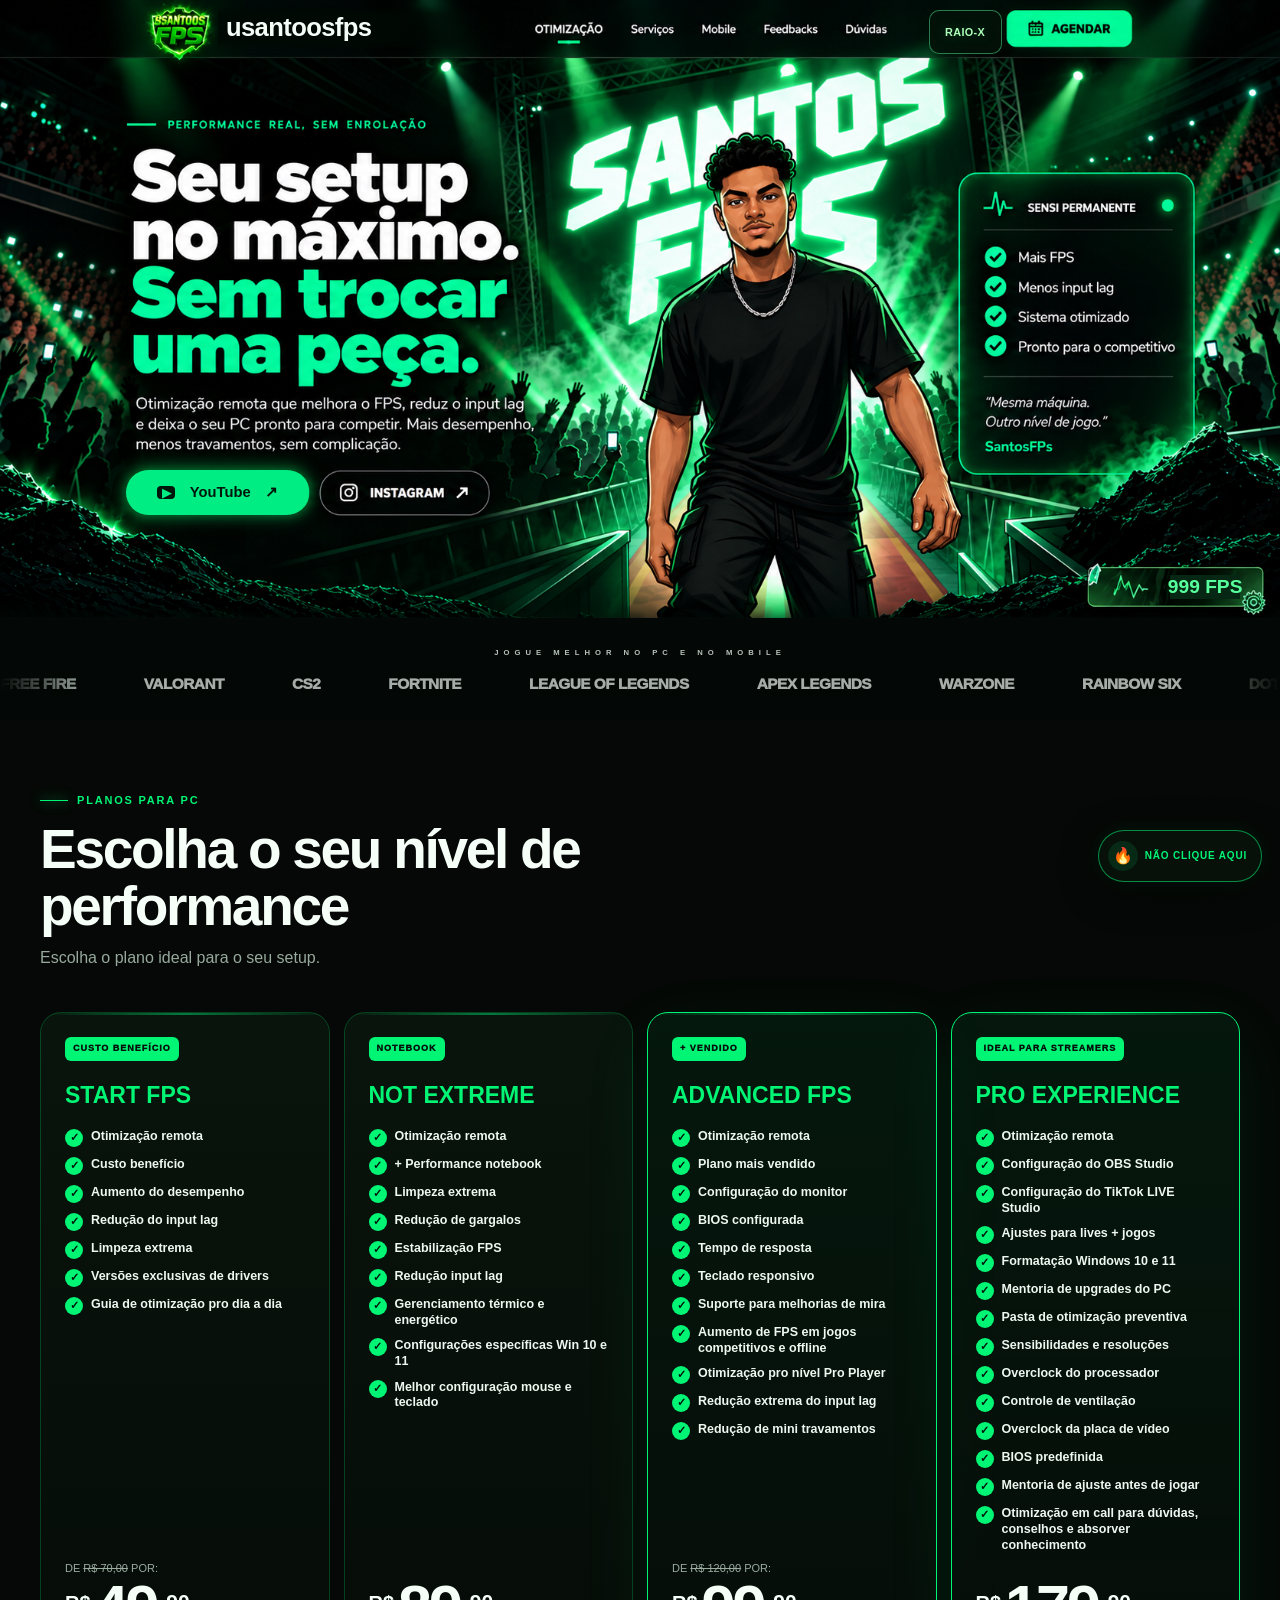
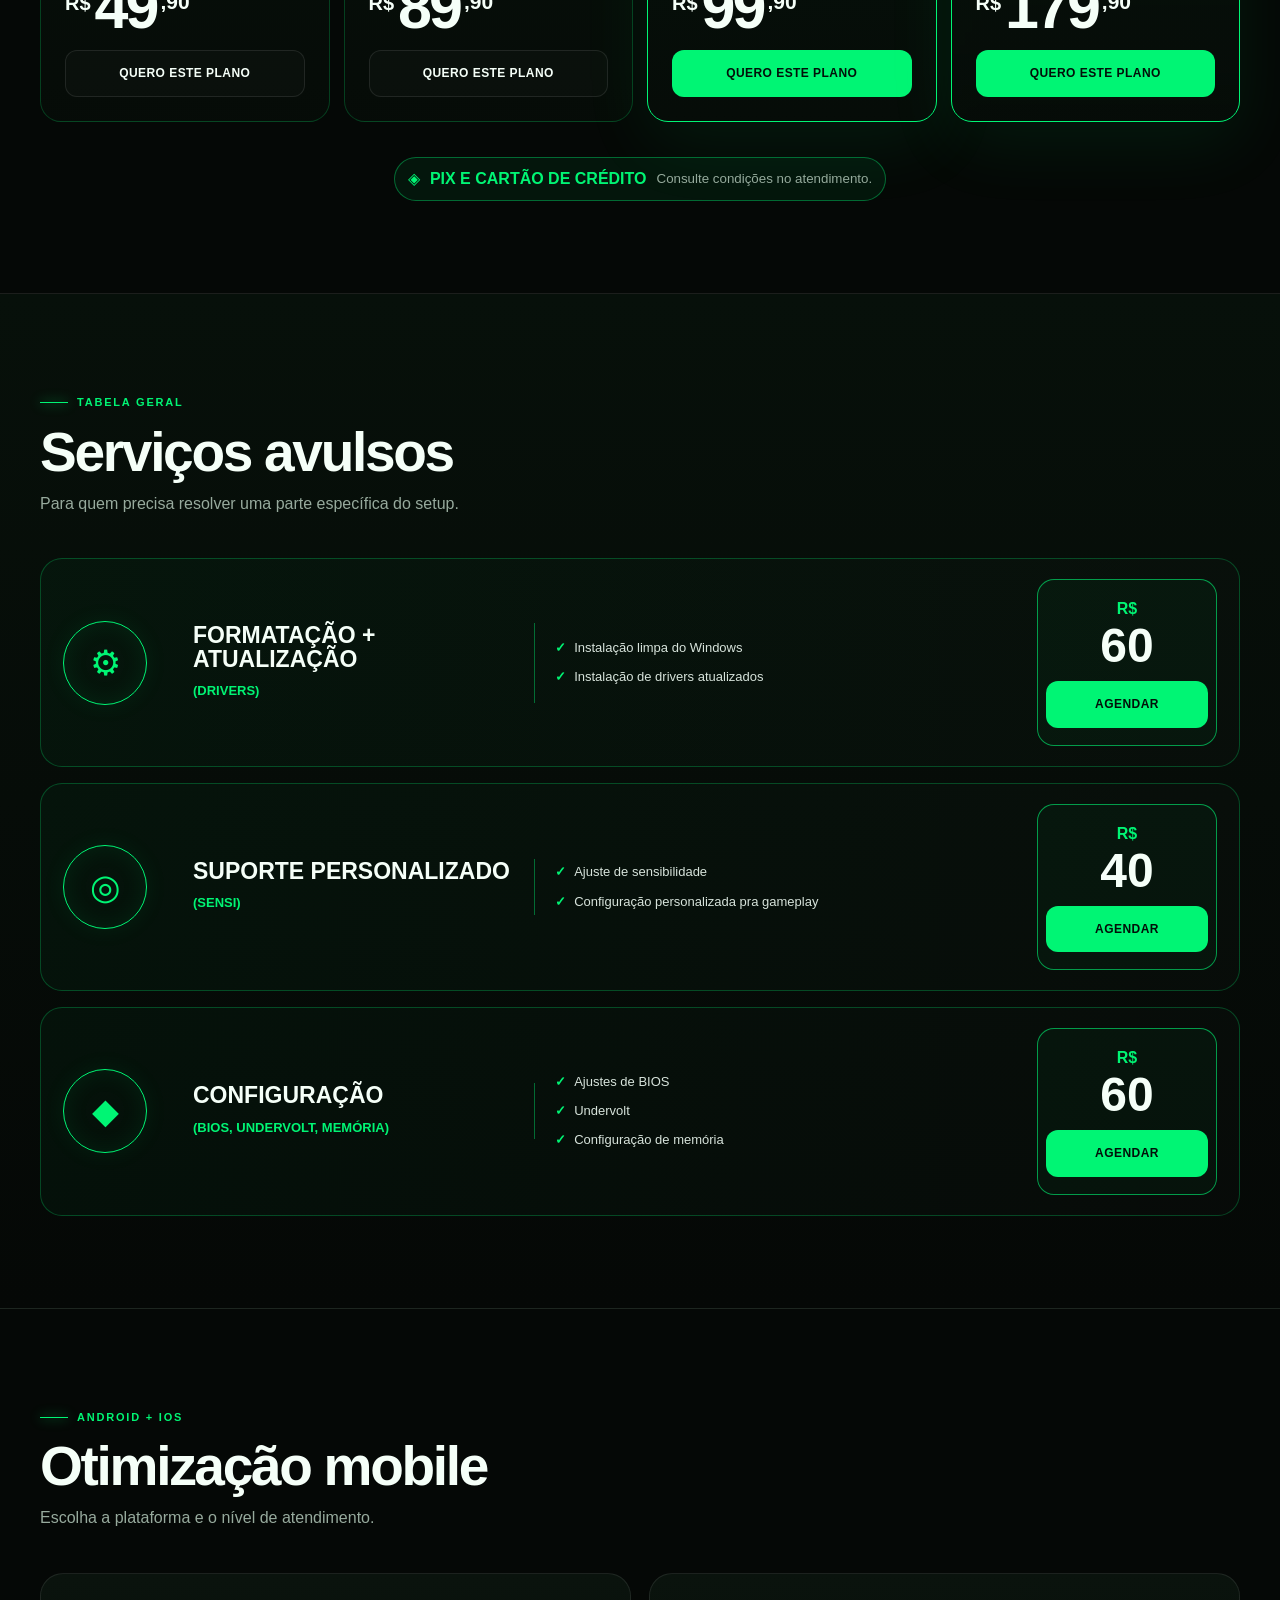
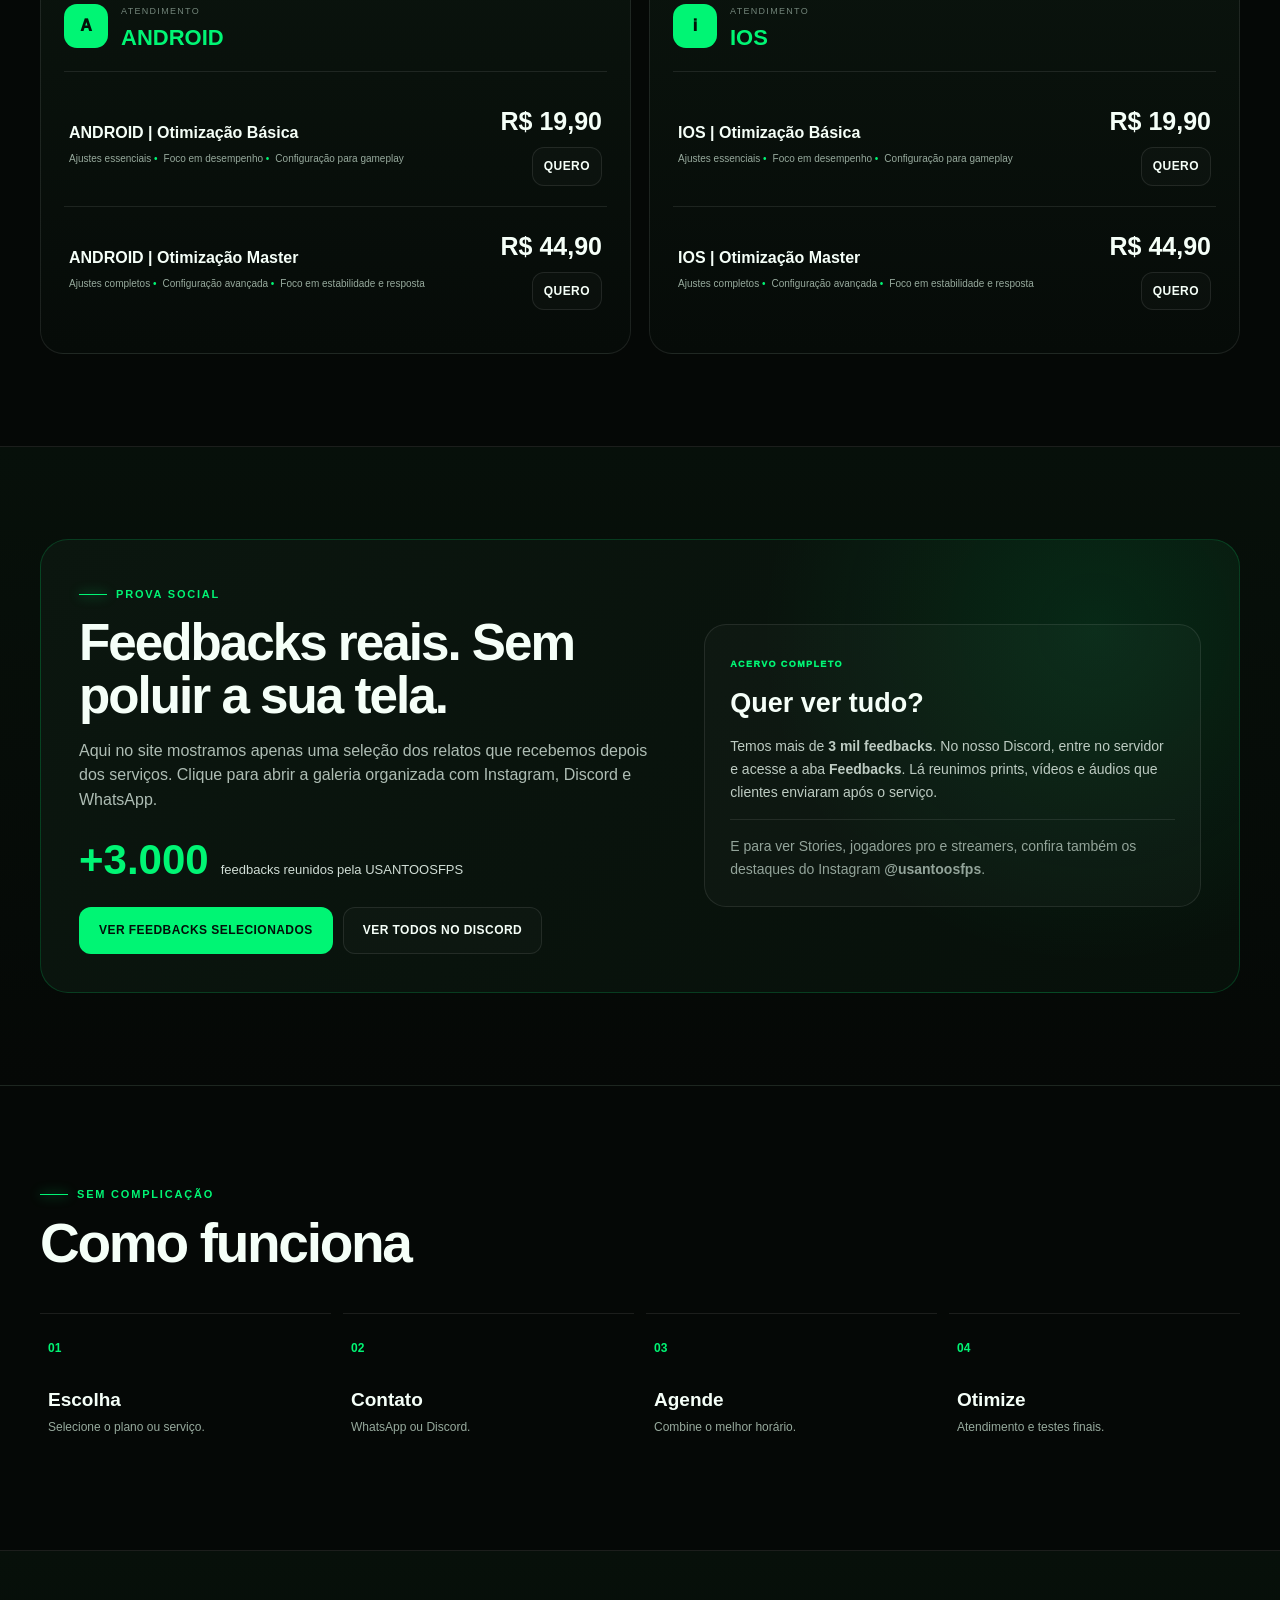
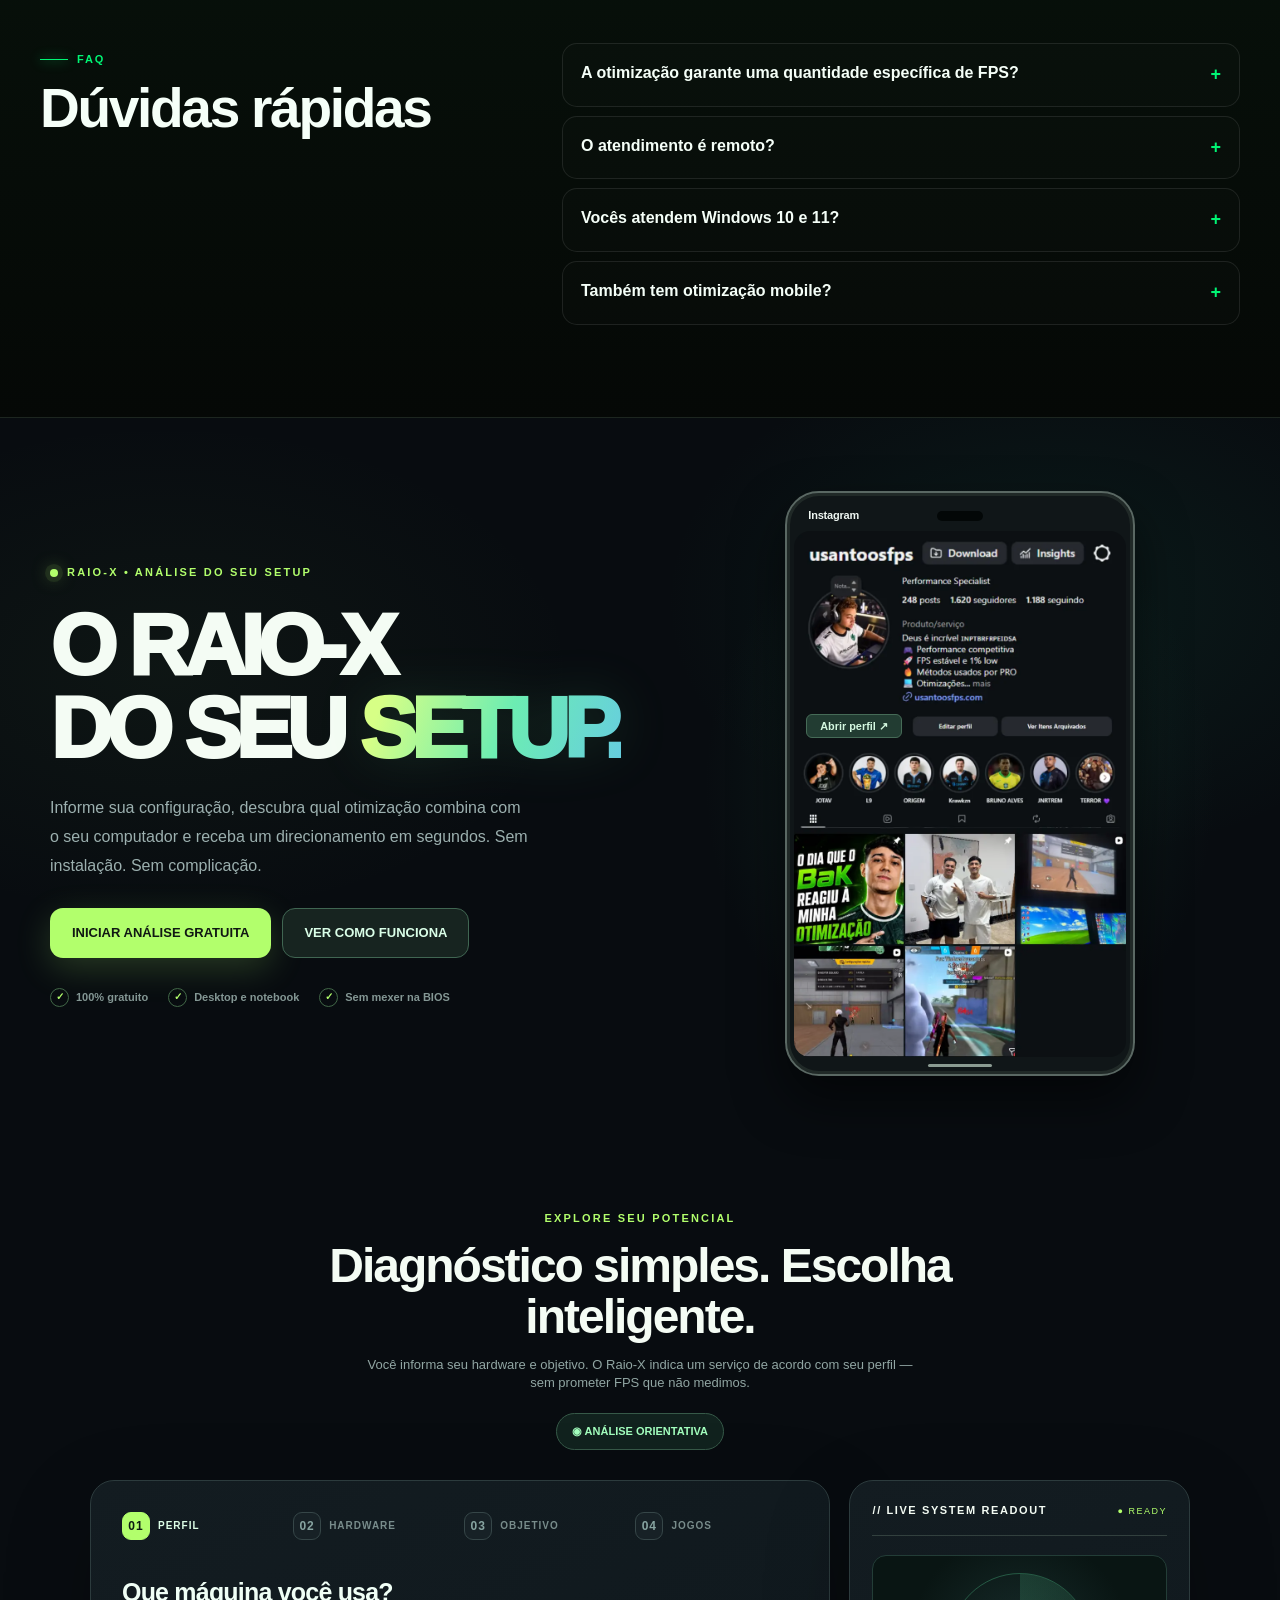
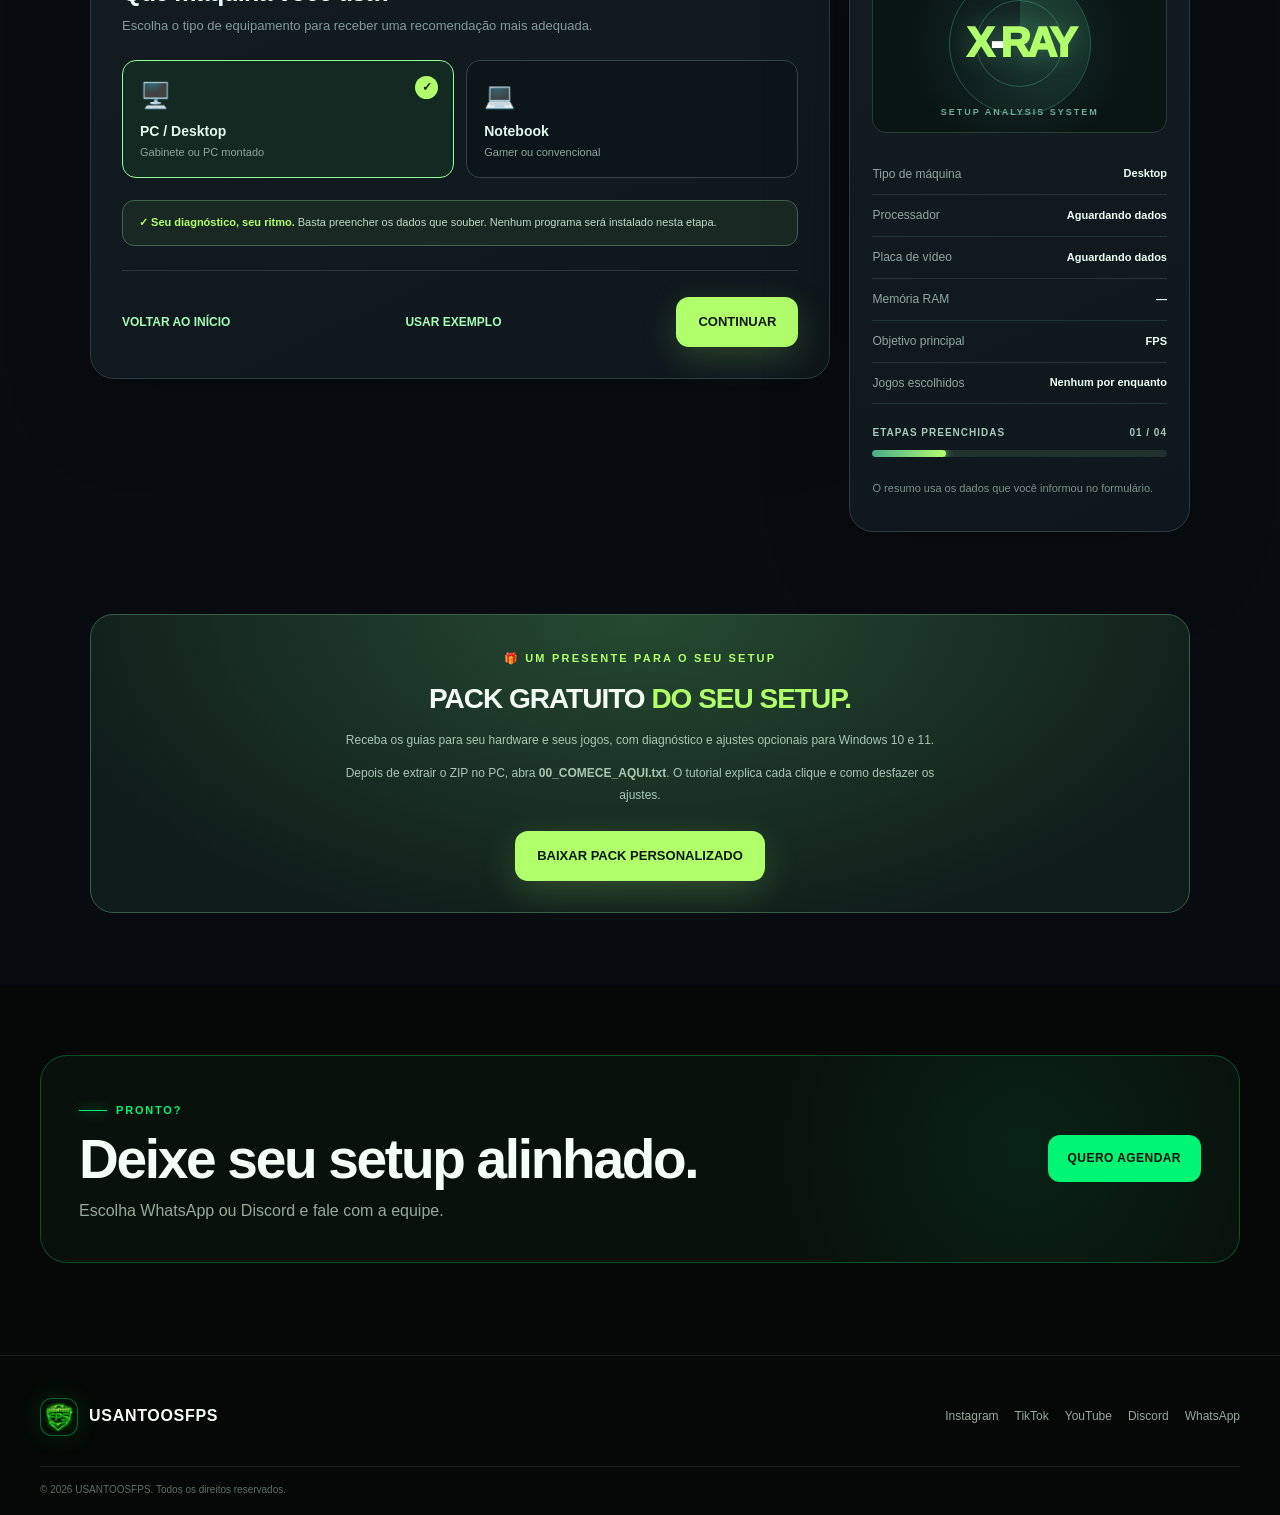
<file: raio-x.html>
<!doctype html>
<html lang="pt-BR"><head><meta charset="utf-8"><title>Raio-X | usantoosfps</title>
<link rel="icon" href="/assets/cf1f0d1a6456.png" type="image/png">
<script>location.replace('/' + (location.hash === '#pack' ? '#raio-x-pack' : '#raio-x'))</script>
<meta http-equiv="refresh" content="0;url=/#raio-x"></head><body><a href="/#raio-x">Abrir o Raio-X do seu setup</a></body></html>
</file>
<file: raiox/raio-x.css>
:host{display:block;--bg:#080c10;--bg2:#0d1318;--panel:#11191e;--panel2:#141d22;--text:#f4fcf4;--sub:#899c9a;--lime:#b2ff6c;--green:#47edaa;--line:#253332;--orange:#ffcd85;--radius:22px}
*{box-sizing:border-box}html{scroll-behavior:smooth}:host{background:var(--bg);color:var(--text);margin:0;font-family:Inter,ui-sans-serif,-apple-system,BlinkMacSystemFont,"Segoe UI",sans-serif;line-height:1.4;overflow-x:hidden}button,input,select{font:inherit}button{cursor:pointer}button:focus-visible,a:focus-visible,input:focus-visible,select:focus-visible{outline:2px solid var(--lime);outline-offset:3px}a{color:inherit;text-decoration:none}#app{position:relative;overflow:hidden}#app:before{content:"";position:absolute;inset:0 0 auto;height:1150px;pointer-events:none;background:radial-gradient(ellipse 40% 30% at 82% 16%,#1c785a24,transparent 75%),radial-gradient(ellipse 40% 27% at 13% 22%,#65a35010,transparent 80%);z-index:0}.container{width:min(1180px,calc(100% - 48px));margin:auto;position:relative;z-index:1}
nav{display:flex;align-items:center;justify-content:space-between;height:82px;border-bottom:1px solid #ffffff10}.brand{display:flex;align-items:center;gap:10px;font-weight:900;letter-spacing:-.8px;font-size:19px}.brand-mark{width:33px;height:33px;background:linear-gradient(145deg,var(--lime),var(--green));border-radius:9px;color:#0a1614;display:grid;place-items:center;box-shadow:0 0 22px #87fbaa3d;transform:rotate(-8deg);font-weight:1000}.brand span:last-child span{color:var(--lime)}.navright{display:flex;align-items:center;gap:22px}.navright>a:not(.navbtn){color:#a5b6b4;font-size:13px;font-weight:600}.navbtn{padding:11px 18px!important;border:1px solid #518f6e99;border-radius:11px;color:var(--lime)!important;font-weight:800!important;font-size:12px!important}.eyebrow{display:inline-flex;align-items:center;gap:9px;color:var(--lime);font-size:11px;letter-spacing:2.2px;font-weight:900;text-transform:uppercase}.pulse{display:inline-block;width:8px;height:8px;border-radius:50%;background:var(--lime);box-shadow:0 0 0 5px #b2ff6c15,0 0 17px #b2ff6ca0}.hero{min-height:575px;display:grid;grid-template-columns:1.07fr .93fr;align-items:center;gap:20px;padding:53px 0 60px}.hero h1{font-size:clamp(56px,6.7vw,97px);line-height:.97;letter-spacing:-6.2px;font-weight:950;margin:21px 0 24px}.hero h1 em{font-style:normal;background:linear-gradient(110deg,#d7ff86 10%,#6cedb2 55%,#66cce1);-webkit-background-clip:text;color:transparent;filter:drop-shadow(0 0 25px #6effa01d)}.hero p{color:#9cb0af;font-size:16px;max-width:480px;line-height:1.8;margin:0 0 27px}.btn{display:inline-flex;align-items:center;justify-content:center;gap:12px;padding:15px 21px;border-radius:13px;border:1px solid transparent;background:var(--lime);color:#101813;font-weight:900;font-size:13px;box-shadow:0 10px 35px #abff7630;transition:transform .2s,filter .2s}.btn:hover{transform:translateY(-2px);filter:brightness(1.06)}.btn.secondary{background:#172420;color:#daffe8;border-color:#406652;box-shadow:none}.btn.ghost{background:#192124;color:#d2e2df;border-color:#2e4041;box-shadow:none}.btn:disabled{opacity:.5;cursor:not-allowed}.hero-actions{display:flex;gap:11px;flex-wrap:wrap}.micro{display:flex;gap:20px;align-items:center;margin-top:30px;color:#849794;font-size:11px;font-weight:650}.micro span:before{content:'✓';display:inline-grid;place-items:center;width:17px;height:17px;border:1px solid #416747;color:var(--lime);border-radius:50%;font-size:10px;margin-right:7px}
.section-top{display:flex;justify-content:space-between;align-items:end;gap:20px;padding-top:54px;border-top:1px solid #24312e}.section-top h2{font-size:clamp(30px,4vw,48px);line-height:1.07;letter-spacing:-2px;margin:11px 0 10px}.section-top p{color:#91a6a3;font-size:13px;max-width:380px}.tiny-pill{border:1px solid #365948;border-radius:50px;padding:10px 15px;color:#a3ffbe;background:#11221e;font-size:11px;font-weight:900;white-space:nowrap}.wizard{display:grid;grid-template-columns:minmax(0,1.38fr) minmax(310px,.62fr);gap:19px;margin:32px 0 90px;align-items:start}.panel{background:linear-gradient(155deg,#131c21,#0e171c);border:1px solid #2c3b3d;border-radius:24px;box-shadow:0 30px 90px #0003}.form-panel{padding:31px}.steps{display:flex;gap:9px;align-items:center;padding-bottom:26px;border-bottom:1px solid #29373a;margin-bottom:24px}.step{display:flex;align-items:center;gap:8px;flex:1;font-size:10px;color:#788c8b;font-weight:850;text-transform:uppercase;letter-spacing:1px}.step .num{width:28px;height:28px;display:grid;place-items:center;border-radius:9px;border:1px solid #364648;background:#172126;font-size:12px;color:#87a4a1}.step.active{color:#ddffe7}.step.active .num{background:var(--lime);color:#0b1a12;border-color:var(--lime)}.step.done .num{background:#1b5e47;color:#b3ffc6;border-color:#2d8558}.stepbar{width:22px;height:1px;background:#36504d;flex-shrink:0}.field-title{color:#f0fff6;font-size:25px;font-weight:900;letter-spacing:-.8px;margin-bottom:5px}.field-desc{color:#849b98;font-size:13px;line-height:1.7;margin:0 0 23px}.grid2{display:grid;grid-template-columns:1fr 1fr;gap:15px}.field{margin-bottom:17px;min-width:0}.field>label{display:block;font-size:10px;font-weight:900;color:#a2bbb4;margin-bottom:8px;letter-spacing:1.4px;text-transform:uppercase}.input-wrap{position:relative}.input,.select{display:block;width:100%;height:48px;padding:0 15px;border:1px solid #304446;background:#091216;color:#e7fff4;border-radius:11px;outline:none;font-size:13px}.input::placeholder{color:#617875}.input:focus,.select:focus{border-color:#8aff9d;box-shadow:0 0 0 3px #8aff9d11}.select{appearance:none;background-image:linear-gradient(45deg,transparent 50%,#a5c2b9 50%),linear-gradient(135deg,#a5c2b9 50%,transparent 50%);background-position:calc(100% - 19px) 21px,calc(100% - 14px) 21px;background-size:5px 5px;background-repeat:no-repeat;padding-right:30px}.choice-grid{display:grid;grid-template-columns:1fr 1fr;gap:12px}.choice{background:#0c161a;border:1px solid #304347;border-radius:14px;padding:17px;text-align:left;color:#e4f9ee;min-height:104px;transition:border-color .2s,background .2s;position:relative}.choice:hover,.choice.selected{background:#122a22;border-color:#93ff98}.choice .emoji{font-size:25px;display:block;margin-bottom:9px}.choice b{display:block;font-size:14px}.choice small{display:block;font-size:11px;color:#8fa6a0;margin-top:3px}.choice.selected:after{content:'✓';position:absolute;right:15px;top:15px;width:23px;height:23px;display:grid;place-items:center;background:#b2ff6c;color:#14200b;border-radius:50%;font-size:12px;font-weight:900}.tags{display:flex;flex-wrap:wrap;gap:9px;margin-bottom:21px}.tag{border:1px solid #34494a;padding:10px 14px;border-radius:9px;background:#0c1719;color:#abc1bc;font-size:12px;font-weight:750}.tag.selected{border-color:#8fff9b;background:#1b362a;color:#dcffe0}.tip{padding:13px 16px;border-radius:12px;background:#1a2823;border:1px solid #3f6350;color:#bddac6;font-size:11px;line-height:1.6}.tip strong{color:var(--lime)}.tip.warn{border-color:#69563f;background:#27231b;color:#efd6b3}.form-footer{display:flex;justify-content:space-between;align-items:center;gap:12px;padding-top:26px;margin-top:24px;border-top:1px solid #29373a}.mini-link{background:none;border:none;color:#a6fbb9;font-size:12px;font-weight:850;padding:9px 0}.mini-link:hover{text-decoration:underline}.muted{color:#829991;font-size:11px;line-height:1.65}.suggest{display:none;position:absolute;z-index:40;top:calc(100% + 5px);left:0;right:0;border:1px solid #49705a;border-radius:12px;overflow:auto;max-height:200px;background:#182623;box-shadow:0 14px 32px #000c}.suggest.show{display:block}.suggest button{width:100%;padding:11px 14px;border:0;border-bottom:1px solid #2b4038;background:transparent;color:#e0ffe7;text-align:left;font-size:12px}.suggest button:hover,.suggest button.active{background:#284939;color:white}.suggest .nothing{display:block;padding:12px;color:#b9c7c0;font-size:11px}
.side{padding:22px;position:sticky;top:15px}.sidehead{display:flex;justify-content:space-between;align-items:center;border-bottom:1px solid #32403e;padding-bottom:16px;margin-bottom:19px}.sidehead strong{font-size:11px;letter-spacing:1.6px}.sidestatus{font-size:9px;color:var(--lime);letter-spacing:1.5px}.radar{height:178px;display:grid;place-items:center;position:relative;overflow:hidden;border-radius:14px;background:radial-gradient(circle,#2b695238 2%,#091513 65%);border:1px solid #233d37;margin-bottom:21px}.radar:before,.radar:after{content:"";position:absolute;width:140px;height:140px;border:1px solid #5de8a34b;border-radius:50%}.radar:after{width:85px;height:85px}.radar .beam{position:absolute;width:140px;height:140px;border-radius:50%;background:conic-gradient(from 0deg,#67efac26,transparent 70%,transparent);animation:spin 6s linear infinite}.radar strong{font-size:42px;color:var(--lime);font-weight:950;z-index:1;letter-spacing:-4px;text-shadow:0 0 26px #8af8a947}.radar small{position:absolute;bottom:13px;left:0;right:0;text-align:center;color:#72ab95;font-size:9px;font-weight:800;letter-spacing:2px}.reading{display:flex;align-items:center;justify-content:space-between;padding:12px 0;border-bottom:1px solid #233534;font-size:12px;color:#91a7a2;gap:10px}.reading strong{font-size:11px;color:#ecfff5;max-width:57%;text-align:right;overflow-wrap:anywhere}.bar{margin-top:22px}.bar>div:first-child{display:flex;justify-content:space-between;font-size:10px;font-weight:900;color:#a6cbb8;letter-spacing:1px;margin-bottom:10px}.track{height:7px;background:#20312e;border-radius:9px;overflow:hidden}.fill{height:100%;width:30%;border-radius:9px;background:linear-gradient(90deg,#49ab8b,var(--lime));box-shadow:0 0 8px #9fffa4}.sidebar-note{color:#7b928d;font-size:11px;line-height:1.7;margin-top:22px}.result{margin-top:22px;padding:27px 31px;border:1px solid #6cbd8666;border-radius:22px;background:linear-gradient(135deg,#133325,#0e2023);display:none}.result.show{display:block;animation:rise .4s ease}.resulttop{display:flex;gap:18px;align-items:start;justify-content:space-between}.result .label{font-size:10px;letter-spacing:1.5px;color:#aaf9a0;font-weight:900}.result h3{font-size:34px;letter-spacing:-1.5px;margin:8px 0}.result p{color:#b3cfc0;font-size:13px;line-height:1.7;margin:0}.recommend{display:inline-block;background:var(--lime);color:#092014;font-weight:950;padding:8px 12px;border-radius:8px;font-size:10px;letter-spacing:1px}.resultactions{display:flex;gap:10px;flex-wrap:wrap;margin-top:22px}.result .insight{border-left:3px solid var(--lime);padding-left:12px;margin-top:18px;color:#b3cfbd;font-size:12px;line-height:1.7}.alternatives{color:#a9c5b1;font-size:12px;margin-top:16px}.alternatives strong{color:#e9fff1}.free{display:flex;gap:25px;align-items:center;justify-content:space-between;border:1px solid #385f46;background:radial-gradient(circle at 100% 50%,#275a2a88,#101c1a 70%);border-radius:23px;padding:31px 34px;margin:12px 0 60px}.free h2{font-size:28px;letter-spacing:-1px;margin:10px 0}.free p{color:#aac7b4;font-size:12px;max-width:590px;line-height:1.8}.footer{border-top:1px solid #293a38;padding:30px 0 38px;display:flex;justify-content:space-between;gap:20px;color:#738b84;font-size:11px}.footer b{color:#d9fae0}.demo-badge{background:#19231d;border:1px solid #547459;border-radius:7px;padding:6px 9px;color:#c4ffaf;font-size:10px;font-weight:850;letter-spacing:1px}.hide{display:none!important}@keyframes float{50%{transform:translateY(-12px) rotateY(-24deg) rotateX(7deg) rotateZ(2deg)}}@keyframes spin{to{rotate:360deg}}@keyframes rise{from{opacity:0;transform:translateY(13px)}to{opacity:1;transform:translateY(0)}}
@media(max-width:890px){.hero{grid-template-columns:1fr;min-height:0;padding:55px 0 20px}.hero h1{font-size:73px}.wizard{grid-template-columns:1fr}.side{position:static}.section-top{padding-top:35px}.navright a:not(.navbtn){display:none}}
@media(max-width:570px){.container{width:min(100% - 30px,560px)}nav{height:67px}.brand{font-size:15px}.brand-mark{width:30px;height:30px}.navbtn{font-size:10px!important;padding:9px 10px!important}.hero{padding:46px 0 8px}.hero h1{font-size:clamp(54px,16vw,74px);letter-spacing:-4.8px}.hero p{font-size:14px;line-height:1.7}.hero-actions .btn{flex-grow:1}.micro{gap:11px;flex-wrap:wrap;margin-top:18px}.section-top{display:block}.section-top h2{font-size:34px;letter-spacing:-1.4px}.tiny-pill{display:inline-block;margin-top:5px}.wizard{margin:22px 0 60px}.form-panel{padding:20px 17px}.steps{gap:4px}.step{font-size:8px;gap:5px;letter-spacing:0}.step .num{width:24px;height:24px;font-size:10px;border-radius:7px}.stepbar{width:10px}.field-title{font-size:23px}.grid2{grid-template-columns:1fr}.choice{min-height:110px;padding:13px}.choice b{font-size:12px}.choice small{font-size:10px}.form-footer{flex-wrap:wrap}.form-footer .btn{min-width:50%}.side{padding:20px}.result{padding:22px 18px}.resulttop{display:block}.result h3{font-size:29px}.recommend{margin-top:15px}.resultactions .btn{width:100%}.free{display:block;padding:24px 21px}.free h2{font-size:25px}.free .btn{width:100%;margin-top:10px}.footer{display:block}.footer div+div{margin-top:6px}}
@media(prefers-reduced-motion:reduce){*{scroll-behavior:auto!important;animation:none!important;transition:none!important}}


nav{border-bottom:0}.section-top{border-top:0;padding-top:30px}.steps{border-bottom:0;padding-bottom:17px;margin-bottom:18px;flex-wrap:nowrap;gap:8px}
.step{flex:1 1 0;min-width:0;font-size:10px}.step .num{flex:0 0 28px}.wizard{margin-top:23px}
@keyframes glow{from{opacity:.3;transform:scale(.98)}to{opacity:.9;transform:scale(1.15)}}
.tags .tag{display:inline-flex;align-items:center;justify-content:center;gap:9px}.brand-icon{width:19px;height:19px;fill:currentColor;vertical-align:middle;display:inline-block;flex:0 0 auto}.obs-icon{width:20px;height:20px;fill:none}.resultactions .brand-icon{width:20px;height:20px}
.game-columns{display:grid;grid-template-columns:1fr 1fr;gap:14px}.game-column{border:1px solid #2a4240;border-radius:17px;padding:17px;background:#0a1518}.game-column h4{margin:0;color:#dffbea;font-size:16px;letter-spacing:-.4px}.game-column>p{font-size:11px;color:#8ba9a1;line-height:1.5;min-height:29px;margin:7px 0 13px}.game-list{display:flex;flex-direction:column;gap:6px}.game-option{display:flex;gap:10px;align-items:center;text-align:left;width:100%;border:1px solid #293b3b;border-radius:10px;padding:10px 11px;background:#0f1c1e;color:#c1d6d0;font-size:12px;min-height:40px;transition:background .2s,border-color .2s}
.game-option:hover{border-color:#65b58c}.game-option.selected{border-color:#9ffc95;background:#1a3529;color:white}.checkbox-square{flex:0 0 16px;width:16px;height:16px;border:1px solid #46675d;border-radius:4px;display:inline-grid;place-items:center}.game-option.selected .checkbox-square{background:#adff79;color:#092015;border-color:#adff79}.game-option.selected .checkbox-square:before{content:'✓';font-size:12px;font-weight:900}
@media(max-width:890px){}
@media(max-width:570px){.steps{gap:4px}.step{font-size:8px}.step .num{flex-basis:21px;width:21px;height:21px}.game-columns{grid-template-columns:1fr;gap:11px}.game-column{padding:14px}.game-column>p{min-height:0}.game-list{display:grid;grid-template-columns:1fr 1fr;gap:6px}.game-option{font-size:11px;padding:9px;line-height:1.25}.resultactions .brand-icon{width:19px}}
@media(prefers-reduced-motion:reduce){}


.section-top{border-top:0;flex-direction:column;justify-content:center;align-items:center;text-align:center;padding-top:50px;gap:8px}
.section-top>div:first-child{width:100%;max-width:840px;margin-inline:auto}
.section-top p{margin-inline:auto;max-width:560px}
.section-top .tiny-pill{align-self:center}
.wizard{max-width:1100px;width:100%;margin:30px auto 82px;grid-template-columns:minmax(0,1.37fr) minmax(285px,.63fr);justify-content:center}
.obs-icon{color:#fff;flex-shrink:0}
.hero-actions .btn, .resultactions .btn{white-space:normal;text-align:center}
@media(max-width:890px){.wizard{grid-template-columns:minmax(0,1fr);max-width:660px;margin:26px auto 65px}.section-top{padding-top:40px}.side{max-width:100%}}
@media(max-width:570px){.container{width:calc(100% - 26px)}.wizard{width:100%;max-width:100%}.form-panel{padding:18px 15px}.stepbar{display:none}.steps{gap:6px;flex-wrap:wrap}.step{min-width:0;flex:1 1 42%;font-size:10px;letter-spacing:.2px}.hero{padding-top:33px}.hero h1{letter-spacing:-3px;font-size:clamp(46px,13vw,68px)}}
@media(prefers-reduced-motion:reduce){}
@media(max-width:570px){}
:host{font-size:16px;color-scheme:dark}
#app{padding-bottom:12px}
.hero{grid-template-columns:minmax(0,1.07fr) minmax(0,.93fr)}
.phone-stage{display:grid;place-items:center;padding:20px;background:radial-gradient(ellipse,#21574655 0%,transparent 67%)}
.phone{width:min(100%,350px);padding:7px 7px 0;background:#101618;border:2px solid #5a6863;border-radius:34px;box-shadow:0 24px 50px #0008,inset 0 0 0 3px #202927;color:#eff7f2;text-align:left;overflow:hidden}
.phone-top{position:relative;height:31px;padding:0 14px;display:flex;align-items:center;font-size:11px;font-weight:700;letter-spacing:-.2px}
.camera{position:absolute;left:50%;transform:translateX(-50%);width:46px;height:10px;border-radius:12px;background:#030707}
.phone-screen{position:relative;overflow:hidden;border-radius:16px;background:#0c1013}
.phone-screen img{display:block;width:100%;height:auto}
.profile-link{position:absolute;left:3.5%;top:37.1%;transform:translateY(-50%);width:29%;min-height:30px;display:grid;place-items:center;isolation:isolate;color:#d4f8e0;font-size:clamp(9px,.85vw,11px);font-weight:700;white-space:nowrap}
.profile-link::before{content:"";position:absolute;z-index:-1;inset:3px 0;border-radius:6px;background:#223c32;border:1px solid #466b57}
.profile-link:hover::before,.profile-link:focus-visible::before{background:#30523f}
.phone-home{margin:7px auto;width:64px;height:3px;background:#8b9b92;border-radius:9px}
.free{width:min(1100px,calc(100% - 48px));display:grid;justify-items:center;justify-content:center;text-align:center;margin:12px auto 60px;gap:12px;background:radial-gradient(ellipse at 50% 0%,#254a31,#101c1a 80%)}
.free p,.free .eyebrow{margin-inline:auto}.free .btn{max-width:100%;white-space:normal}
.wizard{width:min(1100px,calc(100% - 48px))}
@media(max-width:890px){.hero{grid-template-columns:minmax(0,1fr)}.phone-stage{padding:12px}.wizard{width:calc(100% - 30px)}}
@media(max-width:570px){.free{width:calc(100% - 30px)}.free .btn{margin:0}.hero-actions{flex-wrap:wrap}.free .eyebrow{letter-spacing:1.2px}}
[id]{scroll-margin-top:72px}
</file>
